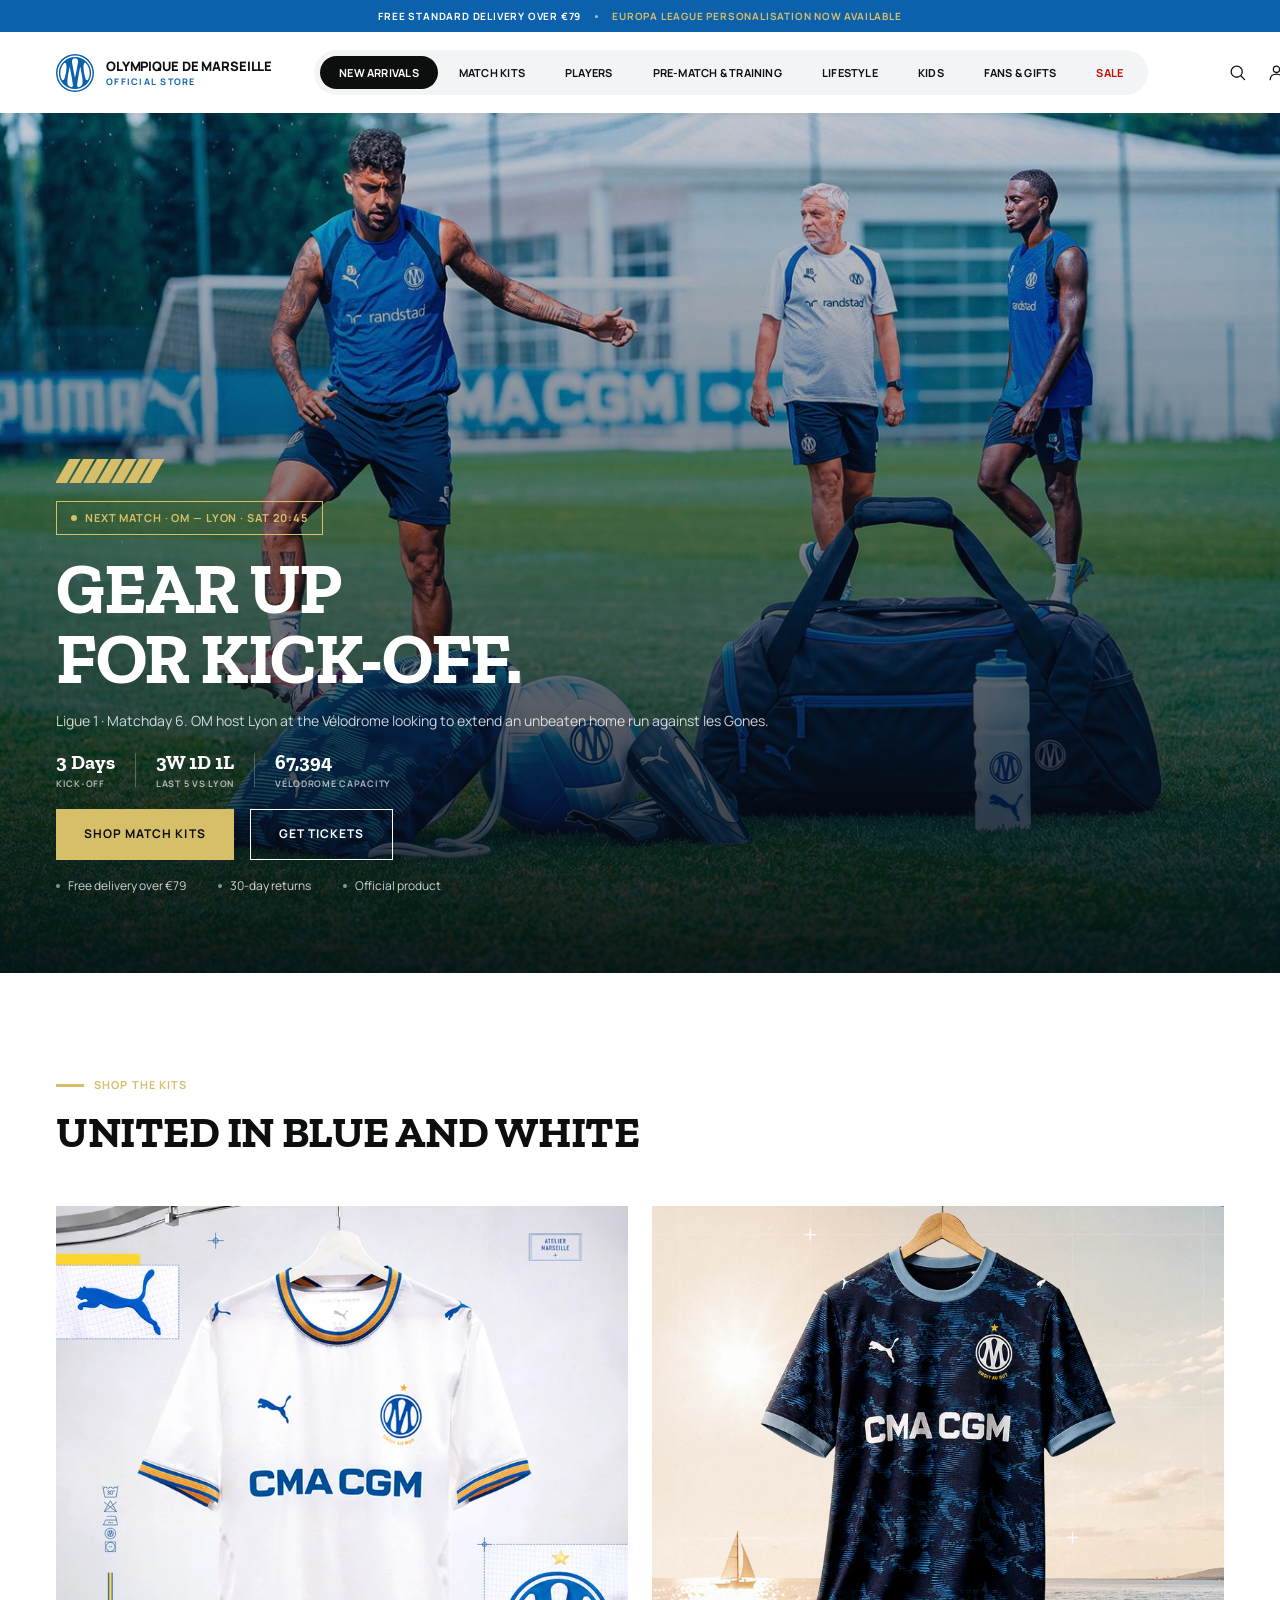
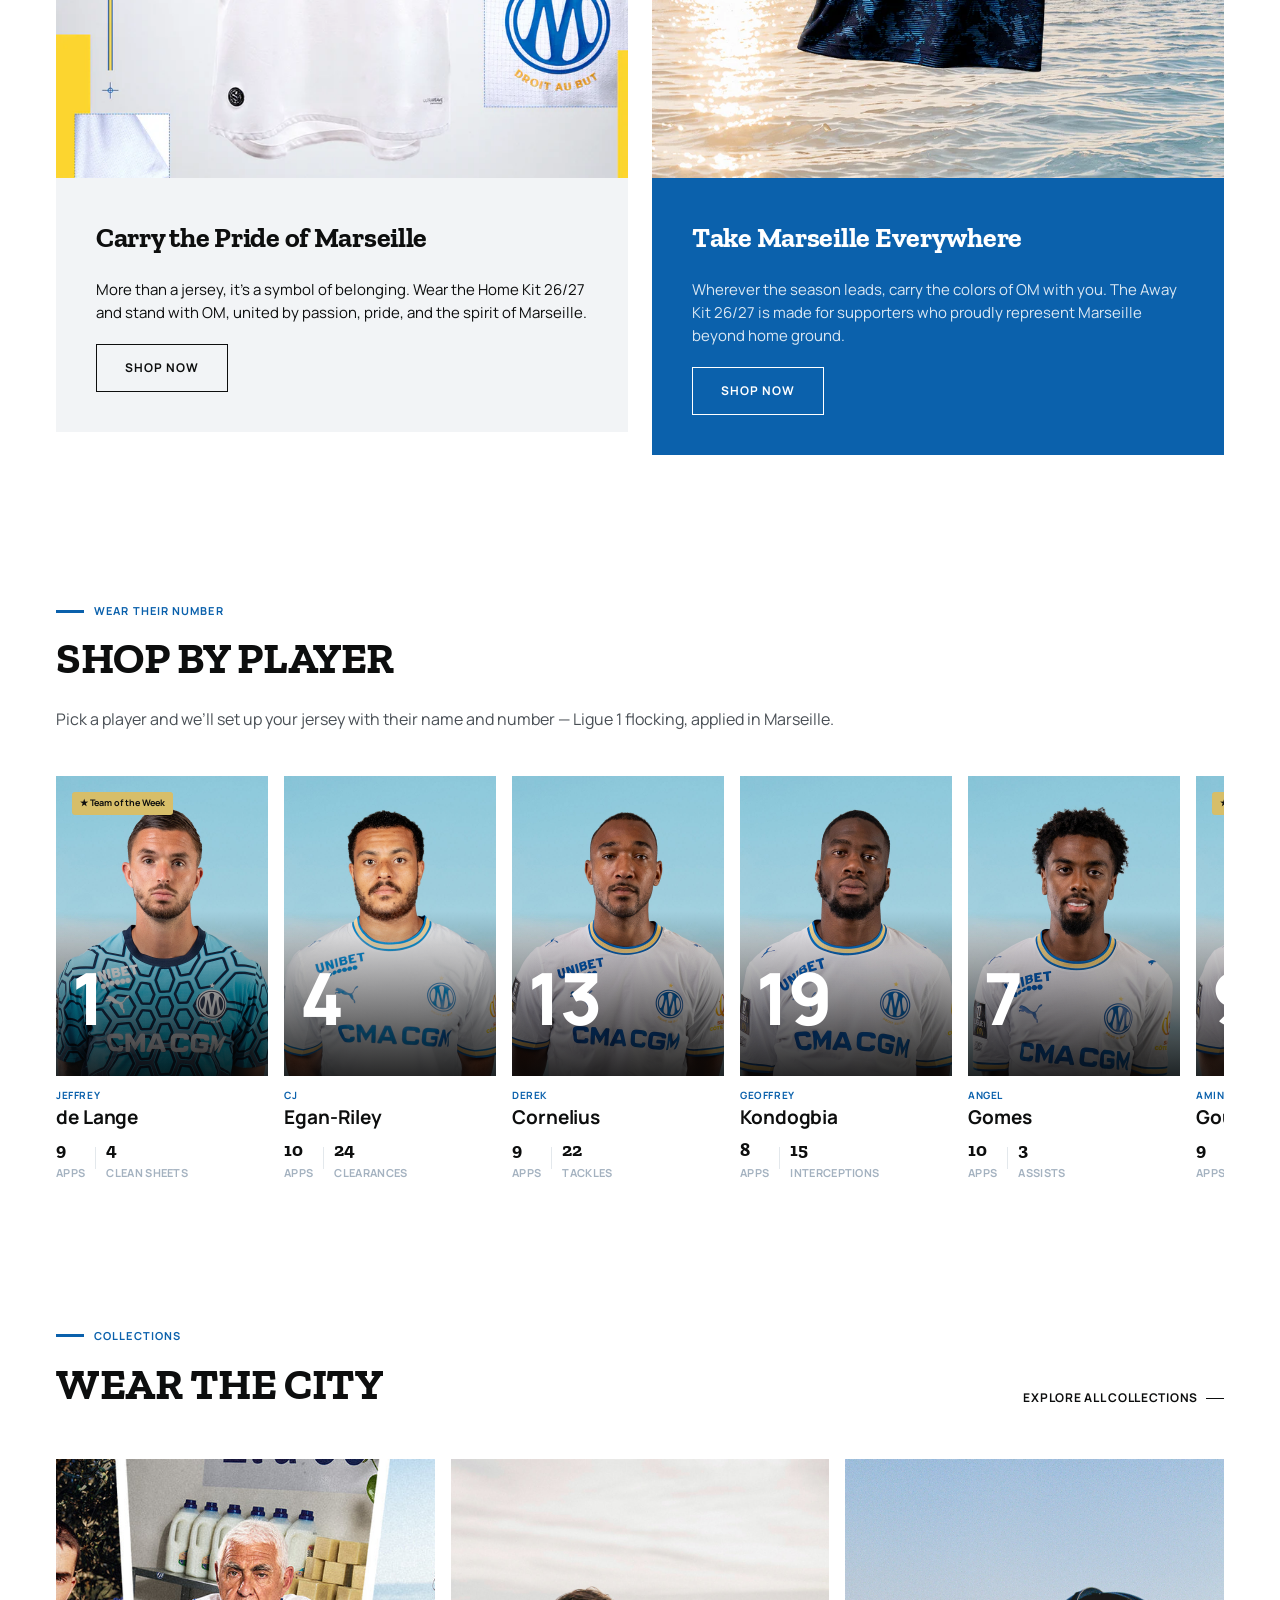
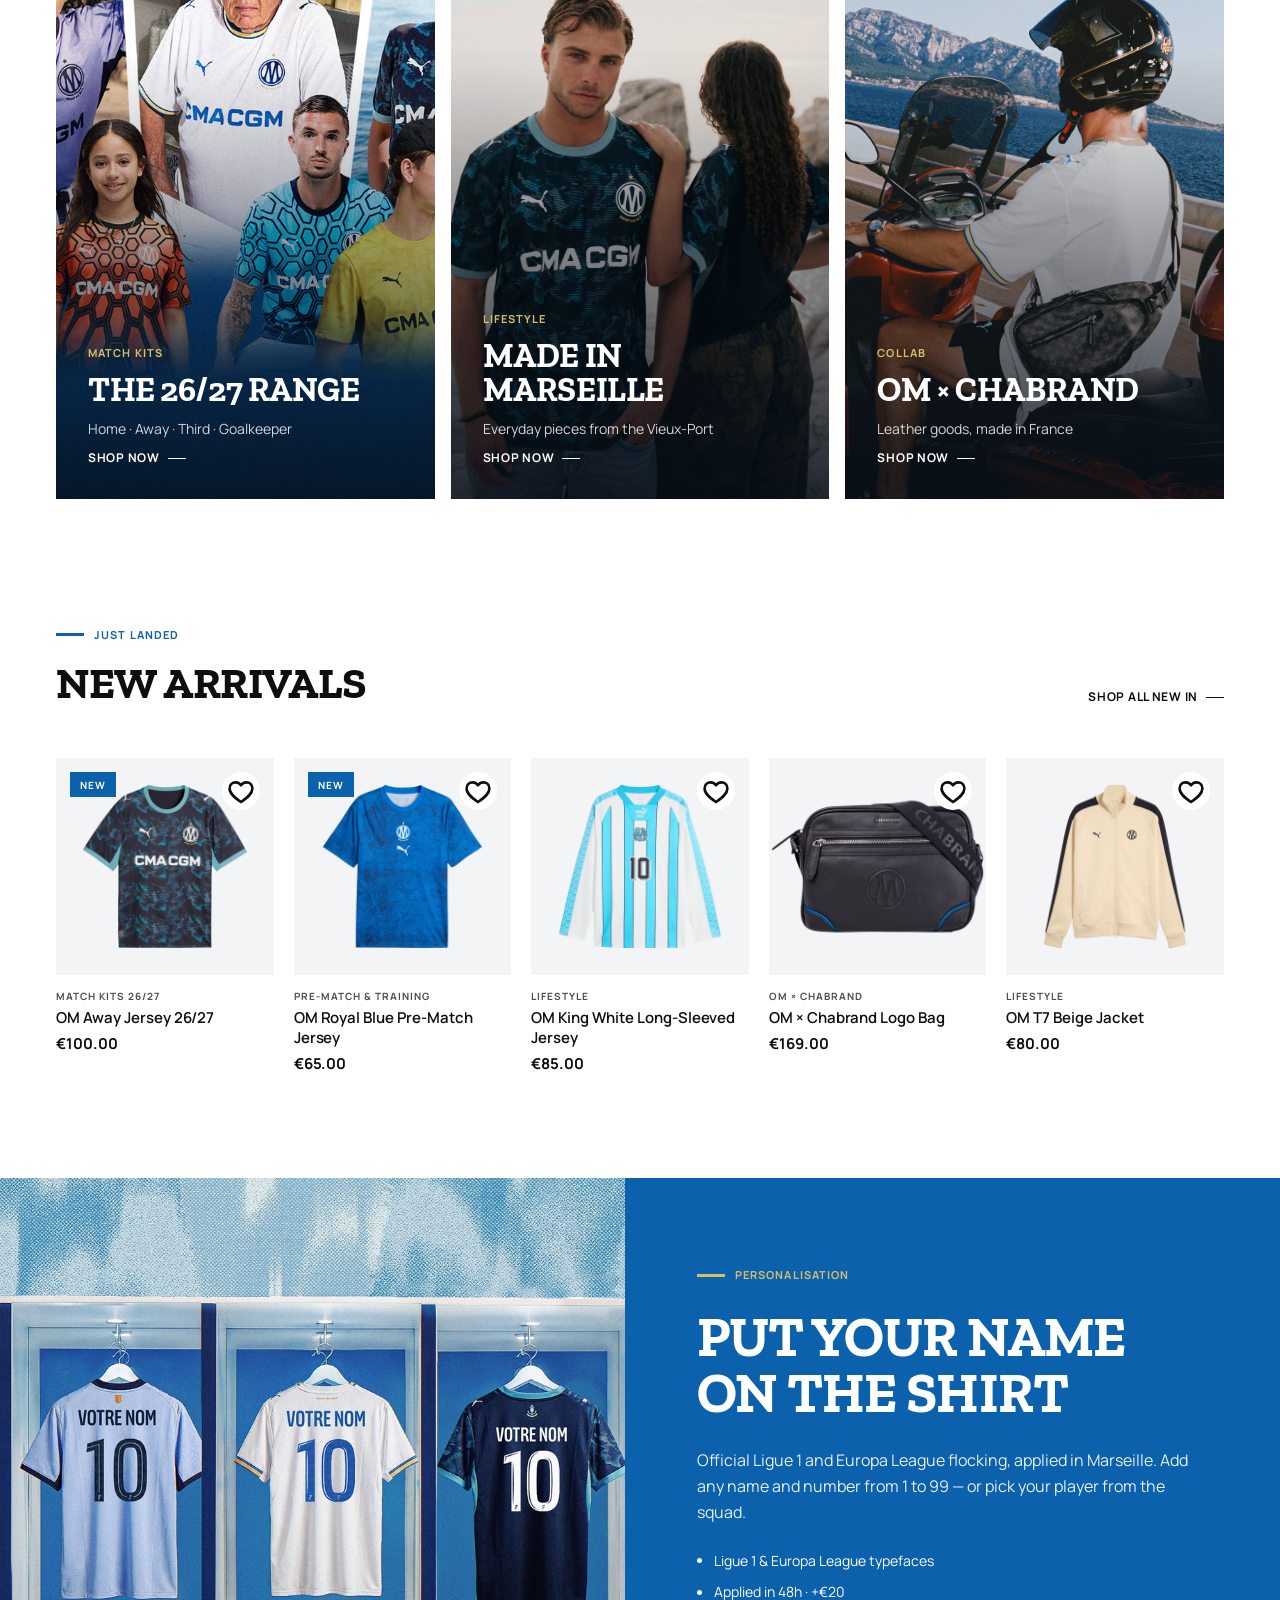
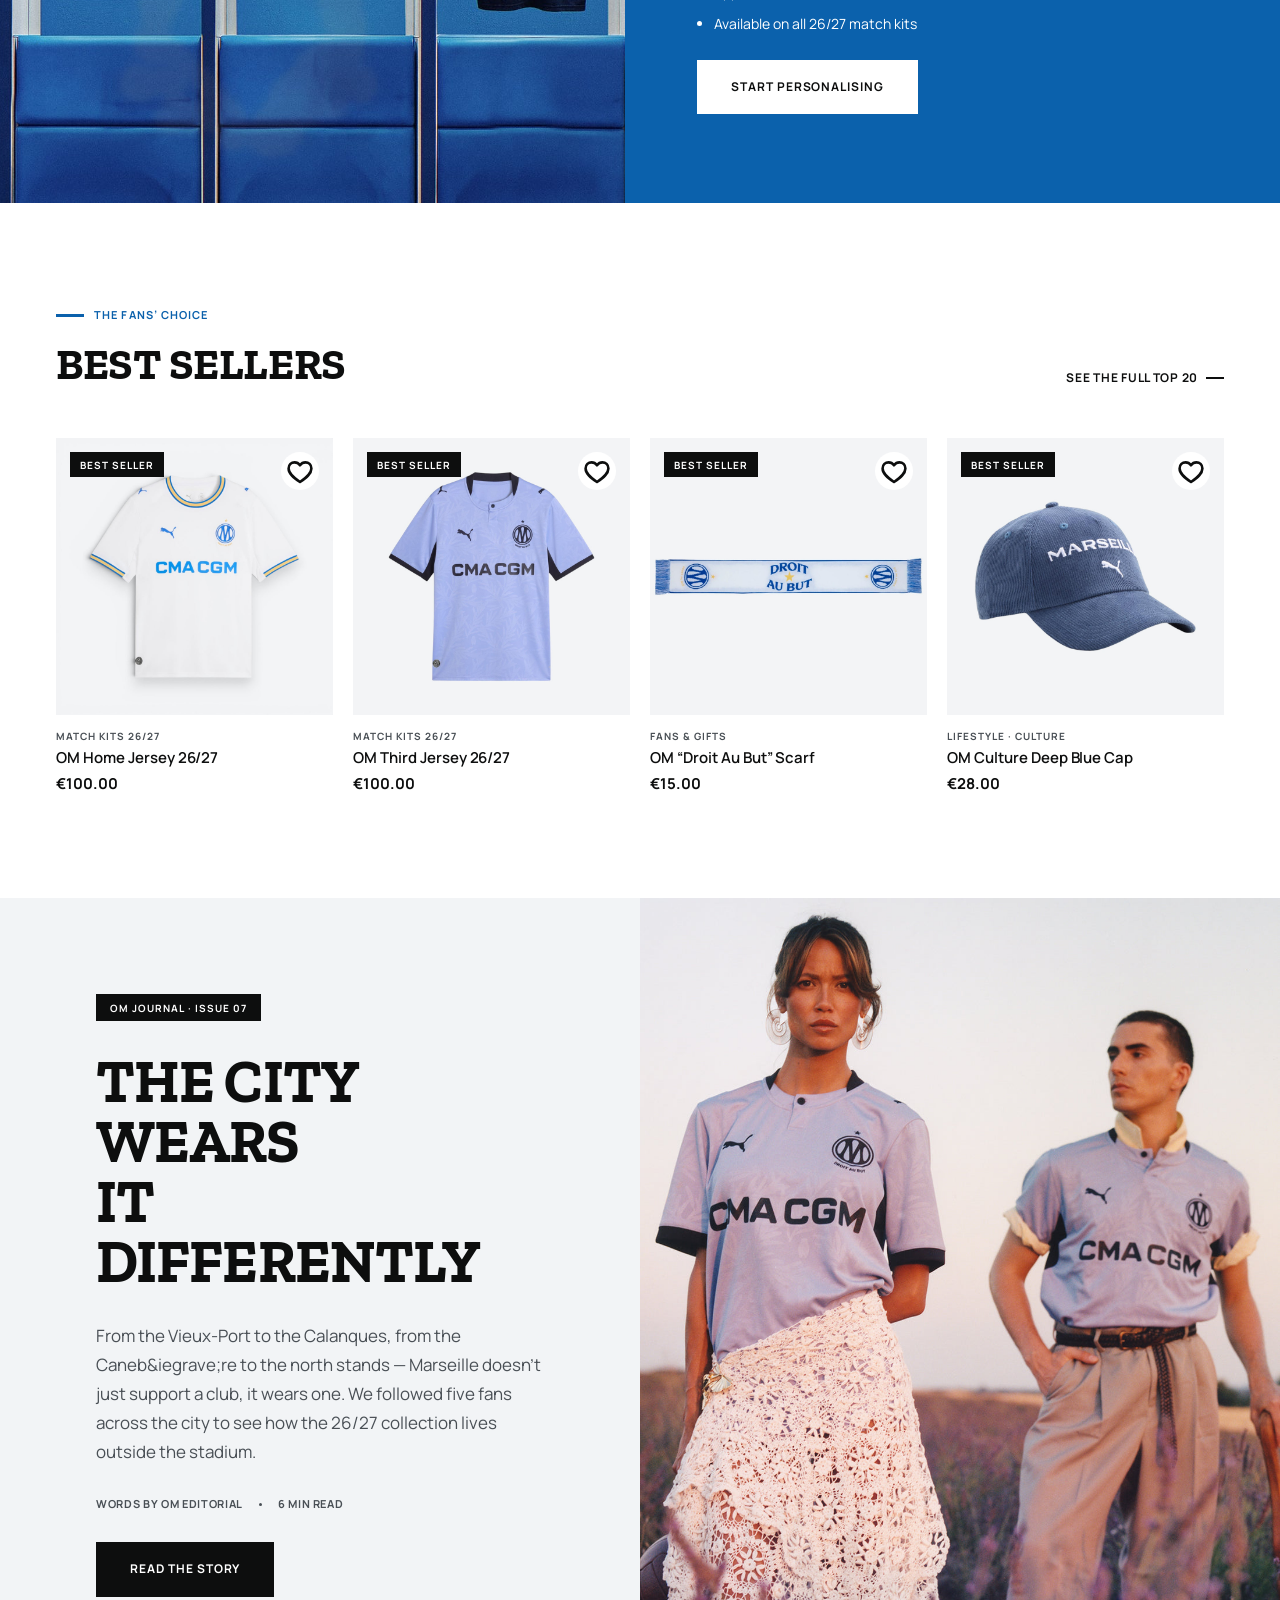
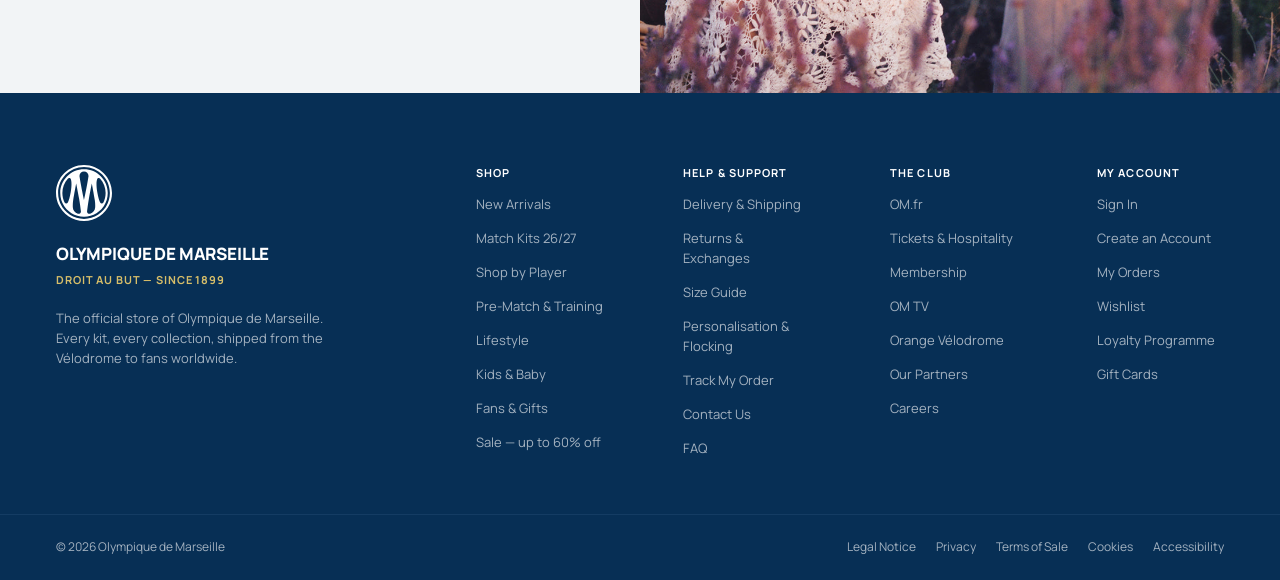
<file: index.html>
<!doctype html>
<html lang="en">
<head>
  <meta charset="UTF-8" />
  <meta name="viewport" content="width=device-width, initial-scale=1.0" />
  <title>Olympique de Marseille — Official Store</title>
  <link rel="preconnect" href="https://fonts.googleapis.com" />
  <link rel="preconnect" href="https://fonts.gstatic.com" crossorigin />
  <link href="https://fonts.googleapis.com/css2?family=Zilla+Slab:wght@400;600;700&family=Manrope:wght@400;500;600;700;800&display=swap" rel="stylesheet" />
  <link rel="stylesheet" href="styles.css" />
  <link rel="stylesheet" href="home.css" />
</head>
<body>

  <!-- ============ HEADER ============ -->
  <header class="site-header desktop-only">
    <div class="announcement-bar">
      <p>Free standard delivery over &euro;79</p>
      <span class="dot"></span>
      <p class="accent">Europa League personalisation now available</p>
    </div>
    <div class="main-bar">
      <a href="index.html" class="logo-lockup">
        <img src="assets/home-logo-om-crest-blue.svg" alt="" width="38" height="38" />
        <div class="wordmark">
          <span class="club-name">Olympique de Marseille</span>
          <span class="store-name">Official Store</span>
        </div>
      </a>
      <div class="spacer"></div>
      <nav class="nav-pill">
        <a href="index.html" class="active">New Arrivals</a>
        <a href="plp.html">Match Kits</a>
        <a href="#">Players</a>
        <a href="#">Pre-Match &amp; Training</a>
        <a href="#">Lifestyle</a>
        <a href="#">Kids</a>
        <a href="#">Fans &amp; Gifts</a>
        <a href="#" class="sale">Sale</a>
      </nav>
      <div class="spacer"></div>
      <div class="utilities">
        <button aria-label="Search"><img src="assets/home-icon-search.svg" alt="" width="19" height="19" /></button>
        <button aria-label="Account"><img src="assets/home-icon-account.svg" alt="" width="19" height="19" /></button>
        <button aria-label="Wishlist"><img src="assets/home-icon-heart.svg" alt="" width="19" height="19" /></button>
        <a href="#" aria-label="Bag">
          <img src="assets/home-icon-bag.svg" alt="" width="19" height="19" />
          <span class="bag-count">2</span>
        </a>
      </div>
    </div>
  </header>

  <header class="site-header-mobile mobile-only">
    <div class="announcement-bar-mobile"><p>Free delivery over &euro;79</p></div>
    <div class="main-bar-mobile">
      <button class="menu-btn" data-menu-open aria-label="Menu">
        <img src="assets/home-m-icon-menu.svg" alt="" width="22" height="22" />
      </button>
      <a href="index.html" class="crest-center"><img src="assets/home-m-crest.svg" alt="OM" width="30" height="30" /></a>
      <div class="utilities-mobile">
        <button aria-label="Search"><img src="assets/home-m-icon-search.svg" alt="" width="19" height="19" /></button>
        <a href="#" aria-label="Bag">
          <img src="assets/home-m-icon-bag.svg" alt="" width="19" height="19" />
          <span class="bag-count-mobile">2</span>
        </a>
      </div>
    </div>
  </header>

  <div class="mobile-menu-overlay" data-menu-overlay>
    <nav class="mobile-menu-panel">
      <button class="close-btn" data-menu-close aria-label="Close menu">&#10005;</button>
      <a href="index.html">New Arrivals</a>
      <a href="plp.html">Match Kits</a>
      <a href="#">Players</a>
      <a href="#">Pre-Match &amp; Training</a>
      <a href="#">Lifestyle</a>
      <a href="#">Kids</a>
      <a href="#">Fans &amp; Gifts</a>
      <a href="#" class="sale">Sale</a>
    </nav>
  </div>

  <!-- ============ HERO ============ -->
  <section class="hero">
    <img src="assets/home-img-ehero-d4.png" alt="" class="hero-img desktop-only" />
    <img src="assets/home-m-img-ehero-m2.png" alt="" class="hero-img mobile-only" />
    <div class="hero-scrim"></div>

    <div class="hero-copy">
      <div class="stripe-accent" aria-hidden="true">
        <span></span><span></span><span></span><span></span><span></span><span></span><span></span>
      </div>
      <div class="match-kicker"><span class="dot"></span><span>Next match &middot; OM &mdash; Lyon &middot; Sat 20:45</span></div>
      <h1 class="hero-title"><span>Gear up</span><span>for kick-off.</span></h1>
      <p class="hero-desc desktop-only">Ligue 1 &middot; Matchday 6. OM host Lyon at the V&eacute;lodrome looking to extend an unbeaten home run against les Gones.</p>
      <p class="hero-desc mobile-only">Ligue 1 &middot; Matchday 6 at the V&eacute;lodrome.</p>

      <div class="match-stats">
        <div class="stat"><span class="value">3 Days</span><span class="label">Kick-off</span></div>
        <div class="stat-divider"></div>
        <div class="stat"><span class="value">3W 1D 1L</span><span class="label desktop-only">Last 5 vs Lyon</span><span class="label mobile-only">vs Lyon</span></div>
        <div class="stat-divider desktop-only"></div>
        <div class="stat desktop-only"><span class="value">67,394</span><span class="label">V&eacute;lodrome Capacity</span></div>
      </div>

      <div class="hero-ctas">
        <a href="plp.html" class="btn btn-gold">Shop Match Kits</a>
        <a href="#" class="btn btn-outline-white">Get Tickets</a>
      </div>

      <div class="trust-strip">
        <span><span class="dot"></span>Free delivery over &euro;79</span>
        <span><span class="dot"></span>30-day returns</span>
        <span><span class="dot"></span>Official product</span>
      </div>
    </div>
  </section>

  <!-- ============ SHOP BY CATEGORY (mobile only) ============ -->
  <section class="shop-by-category mobile-only">
    <h2>Shop by category</h2>
    <div class="category-scroller">
      <a href="plp.html" class="category-item"><span class="thumb"><img src="assets/home-m-img-phome1.png" alt="" /></span><span class="label">Match kits</span></a>
      <a href="#" class="category-item"><span class="thumb"><img src="assets/home-m-img-ptraining-navy.png" alt="" /></span><span class="label">Training</span></a>
      <a href="#" class="category-item"><span class="thumb"><img src="assets/home-m-img-phoodie-travel.png" alt="" /></span><span class="label">Lifestyle</span></a>
      <a href="#" class="category-item"><span class="thumb"><img src="assets/home-m-img-pscarf-dab.png" alt="" /></span><span class="label">Fans</span></a>
      <a href="#" class="category-item"><span class="thumb"><img src="assets/home-m-img-pbag-chabrand.png" alt="" /></span><span class="label">Accessories</span></a>
      <a href="#" class="category-item"><span class="thumb"><img src="assets/home-m-img-phome-kids.png" alt="" /></span><span class="label">Kids</span></a>
    </div>
  </section>

  <!-- ============ HOME & AWAY KITS ============ -->
  <section class="kits-section">
    <div class="section-header">
      <div class="kicker"><span class="rule gold"></span><span class="gold">Shop the kits</span></div>
      <h2 class="section-title">United in Blue and White</h2>
    </div>
    <div class="kit-cards">
      <div class="kit-card">
        <div class="kit-img"><img src="assets/home-img-kit-home.png" alt="OM Home Kit 26/27" /></div>
        <div class="kit-copy kit-copy--light">
          <h3>Carry the Pride of Marseille</h3>
          <p>More than a jersey, it&rsquo;s a symbol of belonging. Wear the Home Kit 26/27 and stand with OM, united by passion, pride, and the spirit of Marseille.</p>
          <a href="plp.html" class="btn btn-outline-dark">Shop Now</a>
        </div>
      </div>
      <div class="kit-card">
        <div class="kit-img"><img src="assets/home-img-kit-away.png" alt="OM Away Kit 26/27" /></div>
        <div class="kit-copy kit-copy--blue">
          <h3>Take Marseille Everywhere</h3>
          <p>Wherever the season leads, carry the colors of OM with you. The Away Kit 26/27 is made for supporters who proudly represent Marseille beyond home ground.</p>
          <a href="plp.html" class="btn btn-outline-white">Shop Now</a>
        </div>
      </div>
    </div>
  </section>

  <!-- ============ SHOP BY PLAYER ============ -->
  <section class="player-section">
    <div class="player-header">
      <div class="section-header">
        <div class="kicker"><span class="rule"></span><span>Wear their number</span></div>
        <h2 class="section-title">Shop by player</h2>
      </div>
      <p class="player-sub">Pick a player and we&rsquo;ll set up your jersey with their name and number &mdash; Ligue 1 flocking, applied in Marseille.</p>
    </div>

    <div class="player-rail">
      <a href="pdp.html" class="player-card">
        <div class="nameplate">
          <img src="assets/home-nameplate.png" alt="Jeffrey de Lange" />
          <div class="scrim"></div>
          <span class="jersey-number">1</span>
          <span class="award-tag">&#9733; Team of the Week</span>
        </div>
        <div class="player-info">
          <span class="first-name">Jeffrey</span>
          <span class="surname">de Lange</span>
          <div class="stats"><div class="stat"><strong>9</strong><span>Apps</span></div><div class="stat-div"></div><div class="stat"><strong>4</strong><span>Clean Sheets</span></div></div>
        </div>
      </a>
      <a href="pdp.html" class="player-card">
        <div class="nameplate">
          <img src="assets/home-nameplate1.png" alt="CJ Egan-Riley" />
          <div class="scrim"></div>
          <span class="jersey-number">4</span>
        </div>
        <div class="player-info">
          <span class="first-name">CJ</span>
          <span class="surname">Egan-Riley</span>
          <div class="stats"><div class="stat"><strong>10</strong><span>Apps</span></div><div class="stat-div"></div><div class="stat"><strong>24</strong><span>Clearances</span></div></div>
        </div>
      </a>
      <a href="pdp.html" class="player-card">
        <div class="nameplate">
          <img src="assets/home-nameplate2.png" alt="Derek Cornelius" />
          <div class="scrim"></div>
          <span class="jersey-number">13</span>
        </div>
        <div class="player-info">
          <span class="first-name">Derek</span>
          <span class="surname">Cornelius</span>
          <div class="stats"><div class="stat"><strong>9</strong><span>Apps</span></div><div class="stat-div"></div><div class="stat"><strong>22</strong><span>Tackles</span></div></div>
        </div>
      </a>
      <a href="pdp.html" class="player-card">
        <div class="nameplate">
          <img src="assets/home-nameplate3.png" alt="Geoffrey Kondogbia" />
          <div class="scrim"></div>
          <span class="jersey-number">19</span>
        </div>
        <div class="player-info">
          <span class="first-name">Geoffrey</span>
          <span class="surname">Kondogbia</span>
          <div class="stats"><div class="stat"><strong>8</strong><span>Apps</span></div><div class="stat-div"></div><div class="stat"><strong>15</strong><span>Interceptions</span></div></div>
        </div>
      </a>
      <a href="pdp.html" class="player-card">
        <div class="nameplate">
          <img src="assets/home-nameplate4.png" alt="Angel Gomes" />
          <div class="scrim"></div>
          <span class="jersey-number">7</span>
        </div>
        <div class="player-info">
          <span class="first-name">Angel</span>
          <span class="surname">Gomes</span>
          <div class="stats"><div class="stat"><strong>10</strong><span>Apps</span></div><div class="stat-div"></div><div class="stat"><strong>3</strong><span>Assists</span></div></div>
        </div>
      </a>
      <a href="pdp.html" class="player-card">
        <div class="nameplate">
          <img src="assets/home-nameplate5.png" alt="Amine Gouiri" />
          <div class="scrim"></div>
          <span class="jersey-number">9</span>
          <span class="award-tag">&#9733; Player of the Month</span>
        </div>
        <div class="player-info">
          <span class="first-name">Amine</span>
          <span class="surname">Gouiri</span>
          <div class="stats"><div class="stat"><strong>9</strong><span>Apps</span></div><div class="stat-div"></div><div class="stat"><strong>6</strong><span>Goals</span></div></div>
        </div>
      </a>
      <a href="pdp.html" class="player-card">
        <div class="nameplate">
          <img src="assets/home-nameplate6.png" alt="Igor Paix&atilde;o" />
          <div class="scrim"></div>
          <span class="jersey-number">14</span>
        </div>
        <div class="player-info">
          <span class="first-name">Igor</span>
          <span class="surname">Paix&atilde;o</span>
          <div class="stats"><div class="stat"><strong>10</strong><span>Apps</span></div><div class="stat-div"></div><div class="stat"><strong>5</strong><span>Goals</span></div></div>
        </div>
      </a>
      <a href="pdp.html" class="player-card">
        <div class="nameplate">
          <img src="assets/home-nameplate7.png" alt="Faris Moumbagna" />
          <div class="scrim"></div>
          <span class="jersey-number">29</span>
        </div>
        <div class="player-info">
          <span class="first-name">Faris</span>
          <span class="surname">Moumbagna</span>
          <div class="stats"><div class="stat"><strong>7</strong><span>Apps</span></div><div class="stat-div"></div><div class="stat"><strong>4</strong><span>Goals</span></div></div>
        </div>
      </a>
    </div>
  </section>

  <!-- ============ FEATURED COLLECTIONS ============ -->
  <section class="collections-section">
    <div class="section-header desktop-only">
      <div class="titles">
        <div class="kicker"><span class="rule"></span><span>Collections</span></div>
        <h2 class="section-title">Wear the city</h2>
      </div>
      <a href="plp.html" class="link-underline">Explore all collections</a>
    </div>
    <div class="section-header mobile-only">
      <div class="kicker"><span class="rule"></span><span>Collections</span></div>
      <div class="title-row-mobile">
        <h2 class="section-title">Wear the city</h2>
        <a href="plp.html" class="all-link-mobile">All &rarr;</a>
      </div>
    </div>
    <div class="collection-grid">
      <a href="plp.html" class="collection-card collection-card--1">
        <img src="assets/home-img-ecoll3.png" alt="" class="desktop-only" />
        <img src="assets/home-m-img-emob1.png" alt="" class="mobile-only" />
        <div class="collection-scrim"></div>
        <div class="collection-copy">
          <p class="eyebrow gold">Match Kits</p>
          <h3>The 26/27 Range</h3>
          <p class="sub">Home &middot; Away &middot; Third &middot; Goalkeeper</p>
          <span class="shop-link">Shop now</span>
        </div>
      </a>
      <a href="plp.html" class="collection-card collection-card--2">
        <img src="assets/home-img-eedit1.png" alt="" class="desktop-only" />
        <img src="assets/home-m-img-emob2.png" alt="" class="mobile-only" />
        <div class="collection-scrim"></div>
        <div class="collection-copy">
          <p class="eyebrow gold">Lifestyle</p>
          <h3>Made in Marseille</h3>
          <p class="sub">Everyday pieces from the Vieux-Port</p>
          <span class="shop-link">Shop now</span>
        </div>
      </a>
      <a href="plp.html" class="collection-card collection-card--3">
        <img src="assets/home-img-eedit2.png" alt="" />
        <div class="collection-scrim"></div>
        <div class="collection-copy">
          <p class="eyebrow gold">Collab</p>
          <h3>OM &times; Chabrand</h3>
          <p class="sub">Leather goods, made in France</p>
          <span class="shop-link">Shop now</span>
        </div>
      </a>
    </div>
  </section>

  <!-- ============ NEW ARRIVALS ============ -->
  <section class="new-arrivals-section">
    <div class="section-header">
      <div class="titles">
        <div class="kicker"><span class="rule"></span><span>Just landed</span></div>
        <h2 class="section-title">New arrivals</h2>
      </div>
      <a href="plp.html" class="link-underline desktop-only">Shop all new in</a>
    </div>
    <div class="product-rail">
      <a href="pdp.html" class="product-card">
        <div class="image-wrap"><img src="assets/home-product-image.png" alt="OM Away Jersey 26/27" /><span class="product-badge blue">New</span><button class="wishlist-btn"><img src="assets/home-icon-heart.svg" alt="" width="19" height="19" /></button></div>
        <div class="info"><span class="category">Match Kits 26/27</span><span class="title">OM Away Jersey 26/27</span><span class="price">&euro;100.00</span></div>
      </a>
      <a href="pdp.html" class="product-card">
        <div class="image-wrap"><img src="assets/home-product-image1.png" alt="OM Royal Blue Pre-Match Jersey" /><span class="product-badge blue">New</span><button class="wishlist-btn"><img src="assets/home-icon-heart.svg" alt="" width="19" height="19" /></button></div>
        <div class="info"><span class="category">Pre-Match &amp; Training</span><span class="title">OM Royal Blue Pre-Match Jersey</span><span class="price">&euro;65.00</span></div>
      </a>
      <a href="pdp.html" class="product-card">
        <div class="image-wrap"><img src="assets/home-product-image2.png" alt="OM King White Long-Sleeved Jersey" /><button class="wishlist-btn"><img src="assets/home-icon-heart.svg" alt="" width="19" height="19" /></button></div>
        <div class="info"><span class="category">Lifestyle</span><span class="title">OM King White Long-Sleeved Jersey</span><span class="price">&euro;85.00</span></div>
      </a>
      <a href="pdp.html" class="product-card">
        <div class="image-wrap"><img src="assets/home-product-image3.png" alt="OM &times; Chabrand Logo Bag" /><button class="wishlist-btn"><img src="assets/home-icon-heart.svg" alt="" width="19" height="19" /></button></div>
        <div class="info"><span class="category">OM &times; Chabrand</span><span class="title">OM &times; Chabrand Logo Bag</span><span class="price">&euro;169.00</span></div>
      </a>
      <a href="pdp.html" class="product-card">
        <div class="image-wrap"><img src="assets/home-product-image4.png" alt="OM T7 Beige Jacket" /><button class="wishlist-btn"><img src="assets/home-icon-heart.svg" alt="" width="19" height="19" /></button></div>
        <div class="info"><span class="category">Lifestyle</span><span class="title">OM T7 Beige Jacket</span><span class="price">&euro;80.00</span></div>
      </a>
    </div>
  </section>

  <!-- ============ JERSEY PERSONALISATION ============ -->
  <section class="personalisation-section">
    <div class="personalisation-image">
      <img src="assets/home-img-ehero-d1.png" alt="" class="desktop-only" />
      <img src="assets/home-m-img-ehero-m1.png" alt="" class="mobile-only" />
    </div>
    <div class="personalisation-panel">
      <div class="kicker"><span class="rule gold"></span><span class="gold">Personalisation</span></div>
      <h2 class="personalisation-title"><span>Put your name</span><span>on the shirt</span></h2>
      <p class="personalisation-desc desktop-only">Official Ligue 1 and Europa League flocking, applied in Marseille. Add any name and number from 1 to 99 &mdash; or pick your player from the squad.</p>
      <p class="personalisation-desc mobile-only">Official Ligue 1 and Europa League flocking, applied in Marseille. Any name, any number from 1 to 99.</p>
      <ul class="benefits">
        <li><span class="bdot"></span>Ligue 1 &amp; Europa League typefaces</li>
        <li><span class="bdot"></span>Applied in 48h &middot; +&euro;20</li>
        <li><span class="bdot"></span><span class="desktop-only">Available on all 26/27 match kits</span><span class="mobile-only">All 26/27 match kits</span></li>
      </ul>
      <a href="pdp.html" class="btn btn-white">Start personalising</a>
    </div>
  </section>

  <!-- ============ BEST SELLERS ============ -->
  <section class="best-sellers-section">
    <div class="section-header">
      <div class="titles">
        <div class="kicker"><span class="rule"></span><span>The fans&rsquo; choice</span></div>
        <h2 class="section-title">Best sellers</h2>
      </div>
      <a href="plp.html" class="link-underline desktop-only">See the full top 20</a>
    </div>
    <div class="best-seller-grid">
      <a href="pdp.html" class="product-card">
        <div class="image-wrap"><img src="assets/home-product-image5.png" alt="OM Home Jersey 26/27" /><span class="product-badge">Best Seller</span><button class="wishlist-btn"><img src="assets/home-icon-heart.svg" alt="" width="19" height="19" /></button></div>
        <div class="info"><span class="category">Match Kits 26/27</span><span class="title">OM Home Jersey 26/27</span><span class="price">&euro;100.00</span></div>
      </a>
      <a href="pdp.html" class="product-card">
        <div class="image-wrap"><img src="assets/home-product-image6.png" alt="OM Third Jersey 26/27" /><span class="product-badge">Best Seller</span><button class="wishlist-btn"><img src="assets/home-icon-heart.svg" alt="" width="19" height="19" /></button></div>
        <div class="info"><span class="category">Match Kits 26/27</span><span class="title">OM Third Jersey 26/27</span><span class="price">&euro;100.00</span></div>
      </a>
      <a href="pdp.html" class="product-card">
        <div class="image-wrap"><img src="assets/home-product-image7.png" alt="OM &ldquo;Droit Au But&rdquo; Scarf" /><span class="product-badge">Best Seller</span><button class="wishlist-btn"><img src="assets/home-icon-heart.svg" alt="" width="19" height="19" /></button></div>
        <div class="info"><span class="category">Fans &amp; Gifts</span><span class="title">OM &ldquo;Droit Au But&rdquo; Scarf</span><span class="price">&euro;15.00</span></div>
      </a>
      <a href="pdp.html" class="product-card">
        <div class="image-wrap"><img src="assets/home-product-image8.png" alt="OM Culture Deep Blue Cap" /><span class="product-badge">Best Seller</span><button class="wishlist-btn"><img src="assets/home-icon-heart.svg" alt="" width="19" height="19" /></button></div>
        <div class="info"><span class="category">Lifestyle &middot; Culture</span><span class="title">OM Culture Deep Blue Cap</span><span class="price">&euro;28.00</span></div>
      </a>
    </div>
  </section>

  <!-- ============ EDITORIAL STORY ============ -->
  <section class="editorial-section">
    <div class="editorial-copy">
      <span class="journal-tag">OM Journal &middot; Issue 07</span>
      <h2 class="editorial-title"><span>The city wears</span><span>it differently</span></h2>
      <p>From the Vieux-Port to the Calanques, from the Caneb&iegrave;re to the north stands &mdash; Marseille doesn&rsquo;t just support a club, it wears one. We followed five fans across the city to see how the 26/27 collection lives outside the stadium.</p>
      <div class="editorial-meta"><span>Words by OM Editorial</span><span class="dot"></span><span>6 min read</span></div>
      <a href="#" class="btn btn-dark">Read the story</a>
    </div>
    <div class="editorial-image">
      <img src="assets/home-img-eedit5.png" alt="" class="desktop-only" />
      <img src="assets/home-m-img-eedit5.png" alt="" class="mobile-only" />
    </div>
  </section>

  <!-- ============ FOOTER ============ -->
  <footer class="site-footer desktop-only">
    <div class="footer-main">
      <div class="footer-club-block">
        <img src="assets/home-logo-om-crest-white.svg" alt="" width="56" height="56" />
        <div class="footer-club-name">
          <span class="name">Olympique de Marseille</span>
          <span class="motto">Droit au but &mdash; since 1899</span>
        </div>
        <p class="desc">The official store of Olympique de Marseille. Every kit, every collection, shipped from the V&eacute;lodrome to fans worldwide.</p>
      </div>
      <div class="footer-column">
        <h4>Shop</h4>
        <a href="#">New Arrivals</a><a href="plp.html">Match Kits 26/27</a><a href="#">Shop by Player</a><a href="#">Pre-Match &amp; Training</a><a href="#">Lifestyle</a><a href="#">Kids &amp; Baby</a><a href="#">Fans &amp; Gifts</a><a href="#">Sale &mdash; up to 60% off</a>
      </div>
      <div class="footer-column">
        <h4>Help &amp; Support</h4>
        <a href="#">Delivery &amp; Shipping</a><a href="#">Returns &amp; Exchanges</a><a href="#">Size Guide</a><a href="#">Personalisation &amp; Flocking</a><a href="#">Track My Order</a><a href="#">Contact Us</a><a href="#">FAQ</a>
      </div>
      <div class="footer-column">
        <h4>The Club</h4>
        <a href="#">OM.fr</a><a href="#">Tickets &amp; Hospitality</a><a href="#">Membership</a><a href="#">OM TV</a><a href="#">Orange V&eacute;lodrome</a><a href="#">Our Partners</a><a href="#">Careers</a>
      </div>
      <div class="footer-column">
        <h4>My Account</h4>
        <a href="#">Sign In</a><a href="#">Create an Account</a><a href="#">My Orders</a><a href="#">Wishlist</a><a href="#">Loyalty Programme</a><a href="#">Gift Cards</a>
      </div>
    </div>
    <div class="footer-legal">
      <span>&copy; 2026 Olympique de Marseille</span>
      <div class="legal-links"><a href="#">Legal Notice</a><a href="#">Privacy</a><a href="#">Terms of Sale</a><a href="#">Cookies</a><a href="#">Accessibility</a></div>
    </div>
  </footer>

  <footer class="site-footer mobile-only">
    <div class="footer-club-block-mobile">
      <img src="assets/home-m-logo-om-crest-white.svg" alt="" width="44" height="44" />
      <span class="name">Olympique de Marseille</span>
      <span class="motto">Droit au but &mdash; since 1899</span>
    </div>
    <div class="footer-accordion">
      <button data-accordion-trigger><h4>Shop</h4><span class="toggle">+</span></button>
    </div>
    <div class="footer-accordion-content">
      <a href="#">New Arrivals</a><a href="plp.html">Match Kits 26/27</a><a href="#">Shop by Player</a><a href="#">Pre-Match &amp; Training</a><a href="#">Lifestyle</a><a href="#">Kids &amp; Baby</a><a href="#">Fans &amp; Gifts</a><a href="#">Sale</a>
    </div>
    <div class="footer-accordion">
      <button data-accordion-trigger><h4>Help &amp; Support</h4><span class="toggle">+</span></button>
    </div>
    <div class="footer-accordion-content">
      <a href="#">Delivery &amp; Shipping</a><a href="#">Returns &amp; Exchanges</a><a href="#">Size Guide</a><a href="#">Track My Order</a><a href="#">Contact Us</a><a href="#">FAQ</a>
    </div>
    <div class="footer-accordion">
      <button data-accordion-trigger><h4>The Club</h4><span class="toggle">+</span></button>
    </div>
    <div class="footer-accordion-content">
      <a href="#">OM.fr</a><a href="#">Tickets &amp; Hospitality</a><a href="#">Membership</a><a href="#">OM TV</a><a href="#">Our Partners</a><a href="#">Careers</a>
    </div>
    <div class="footer-accordion">
      <button data-accordion-trigger><h4>My Account</h4><span class="toggle">+</span></button>
    </div>
    <div class="footer-accordion-content">
      <a href="#">Sign In</a><a href="#">Create an Account</a><a href="#">My Orders</a><a href="#">Wishlist</a><a href="#">Gift Cards</a>
    </div>
    <div class="footer-legal-mobile">
      <div class="links"><a href="#">Legal Notice</a><a href="#">Privacy</a><a href="#">Terms of Sale</a><a href="#">Cookies</a></div>
      <span>&copy; 2026 Olympique de Marseille</span>
    </div>
  </footer>

  <script src="script.js"></script>
</body>
</html>
</file>
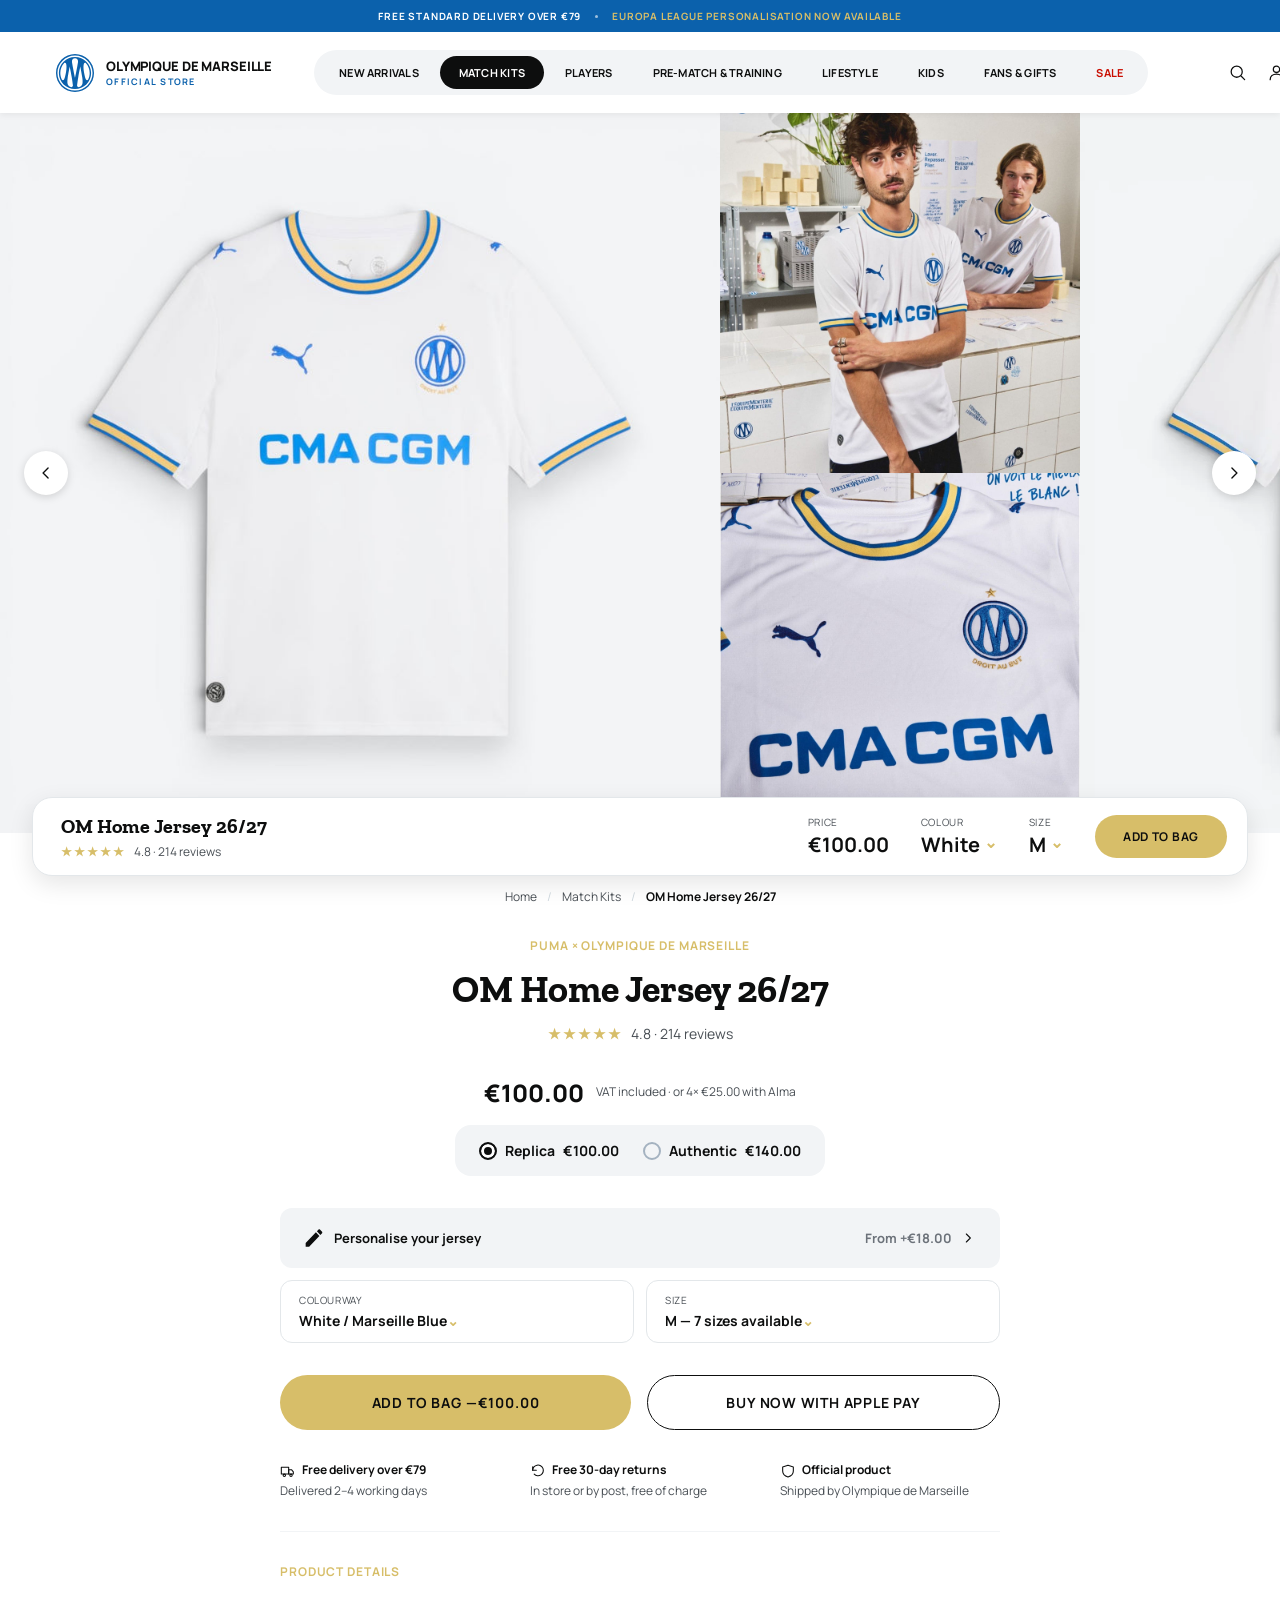
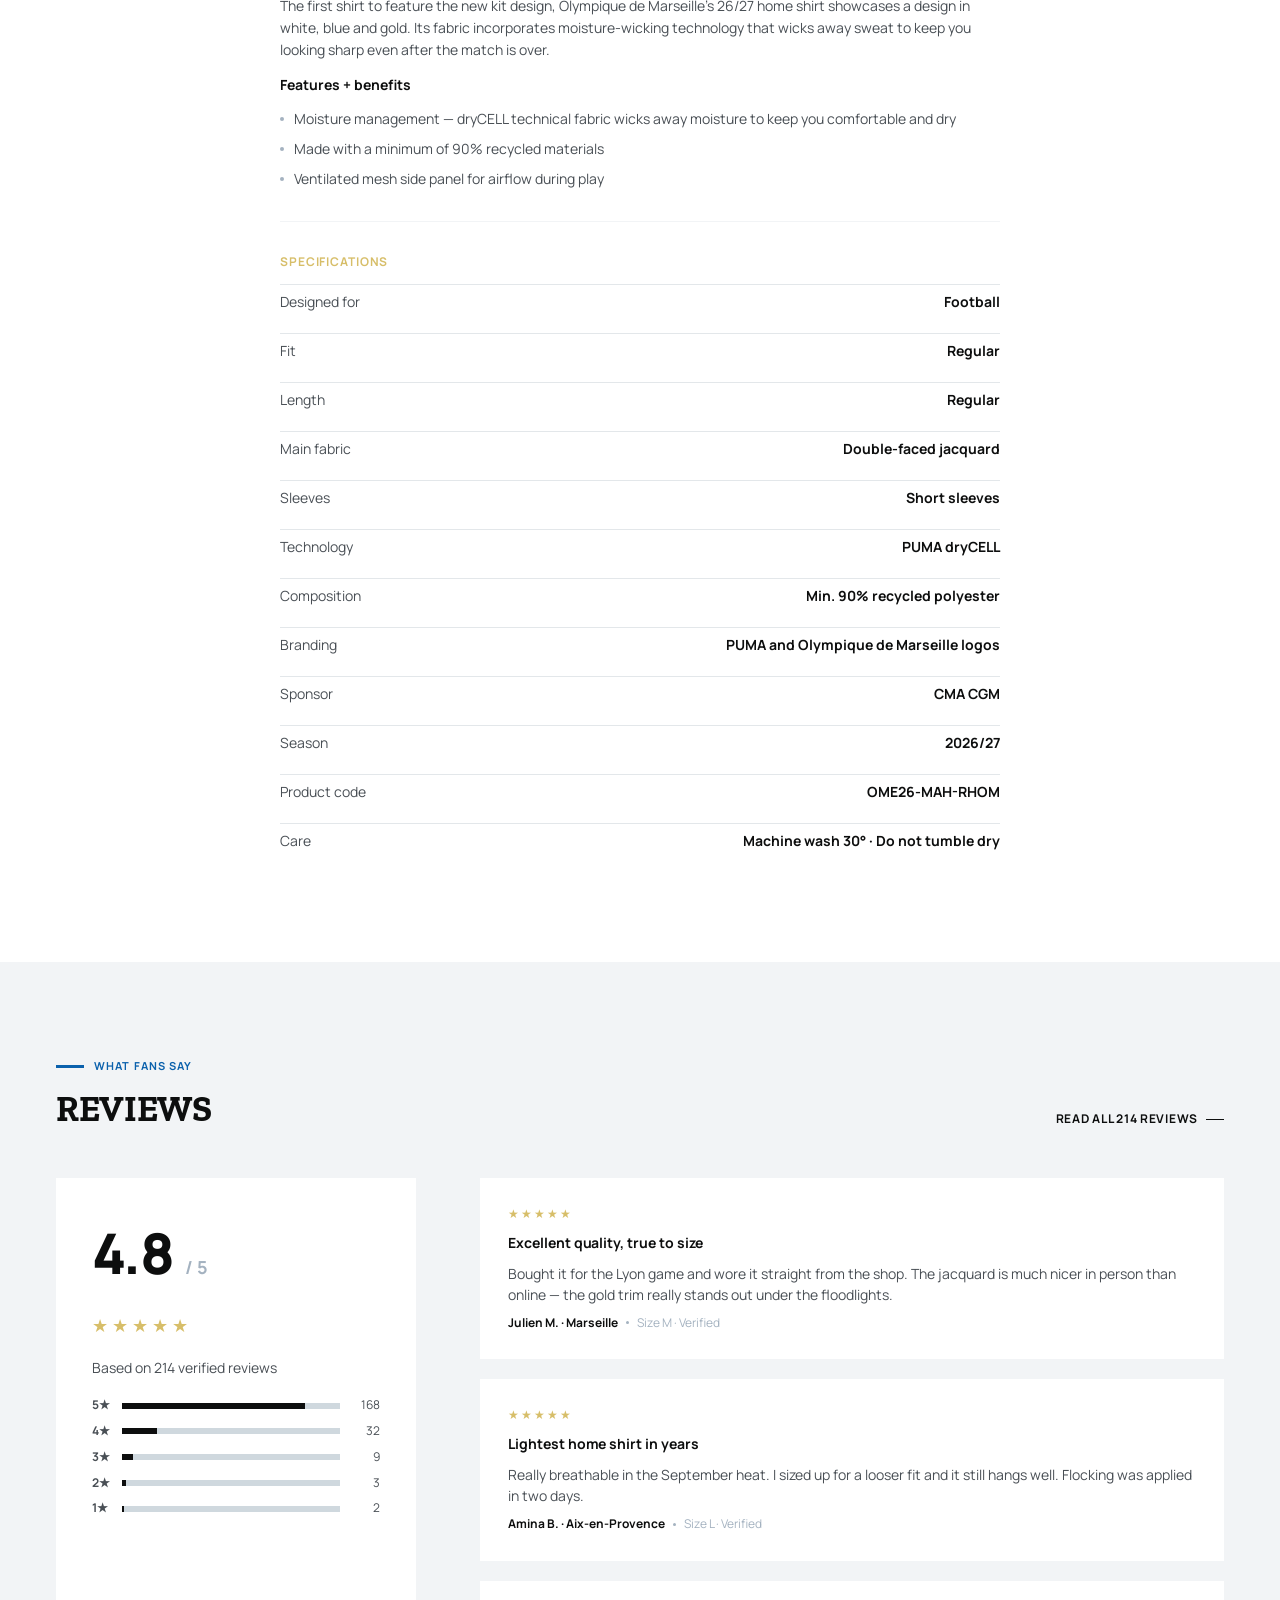
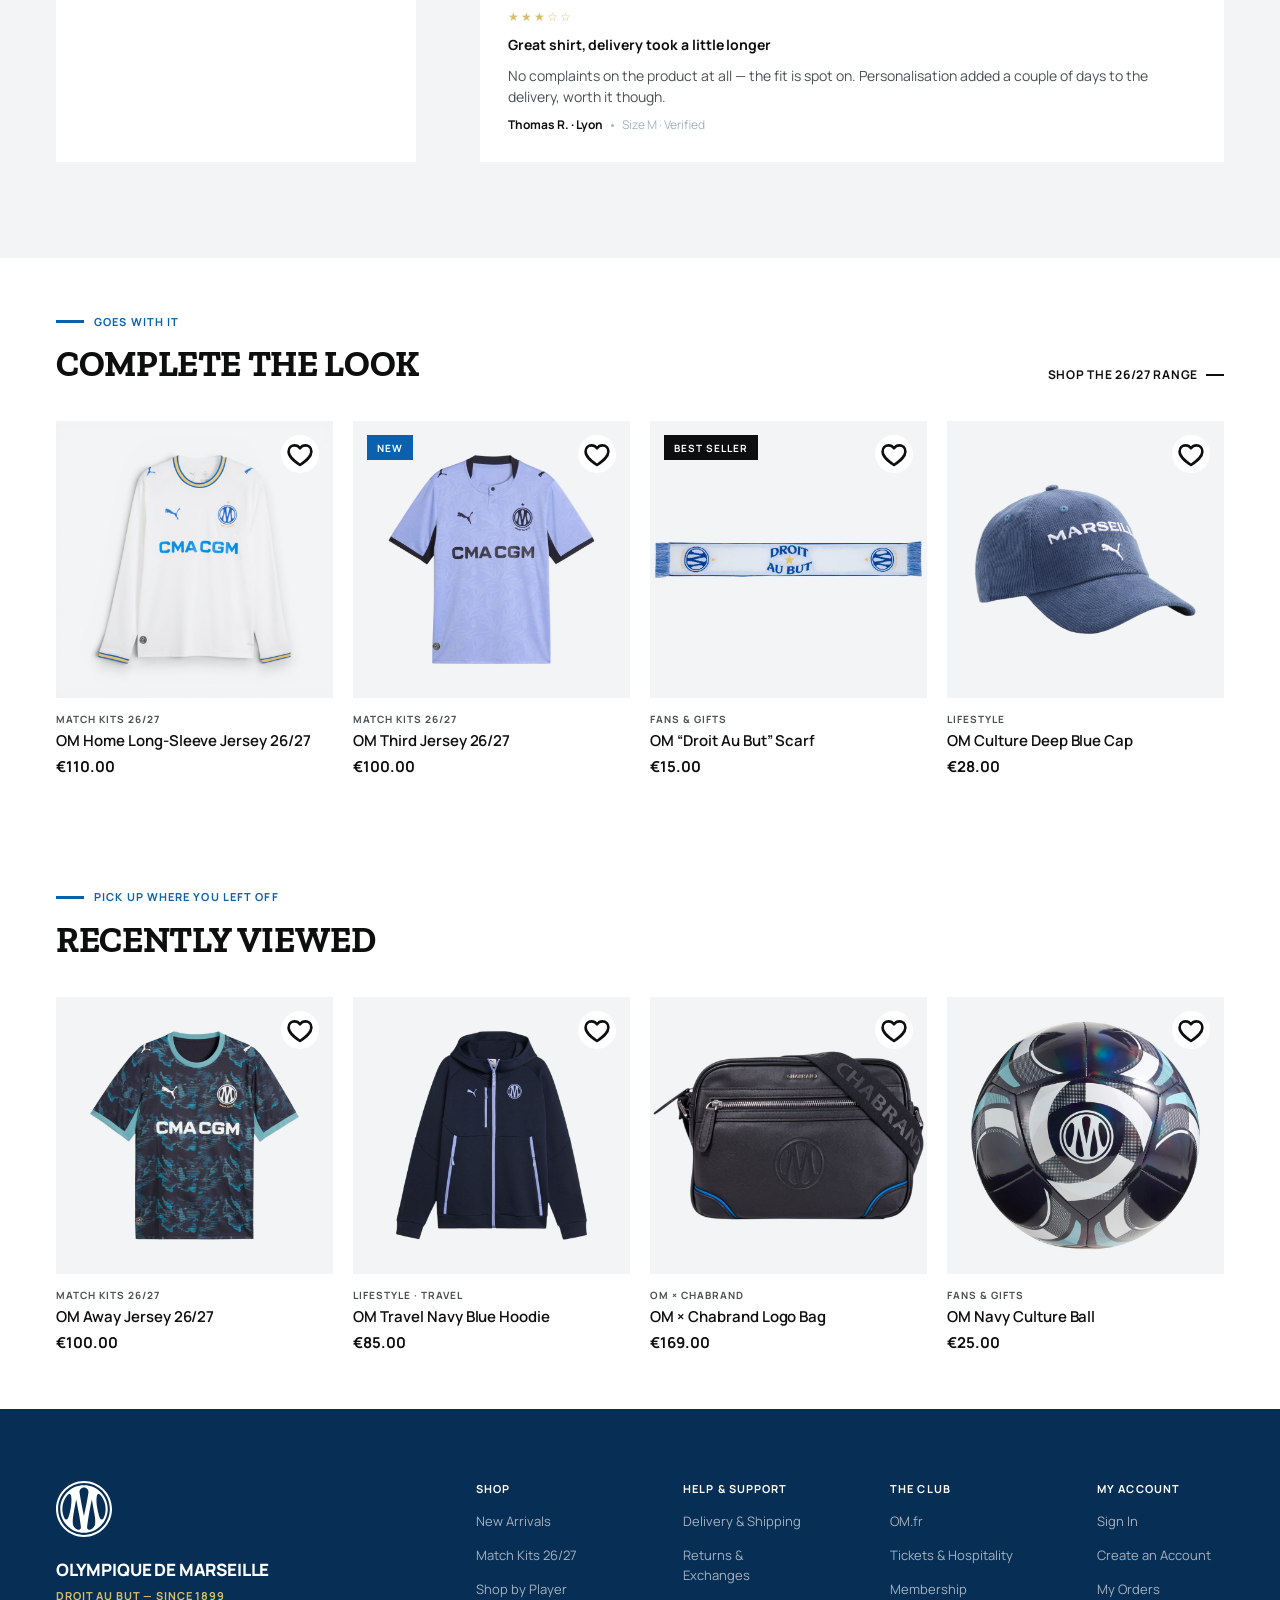
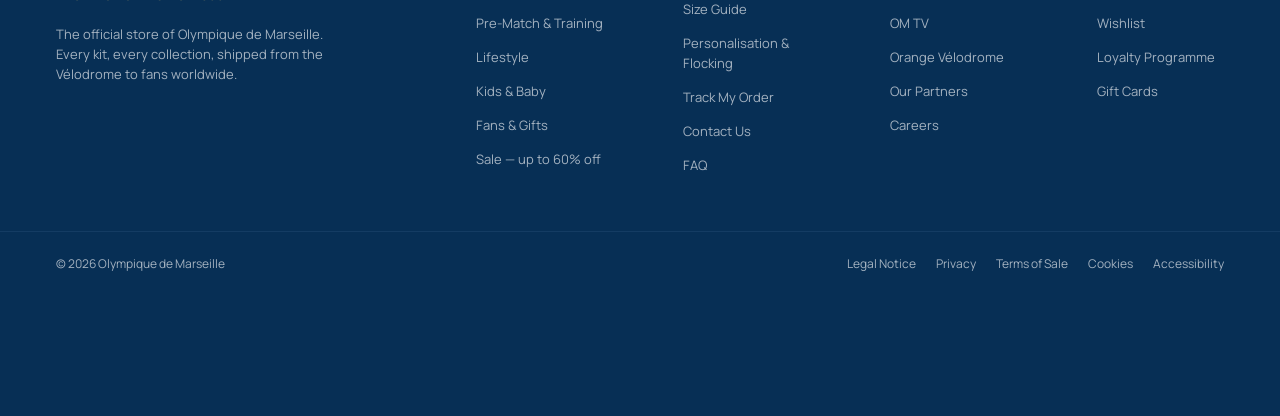
<file: pdp.html>
<!doctype html>
<html lang="en">
<head>
  <meta charset="UTF-8" />
  <meta name="viewport" content="width=device-width, initial-scale=1.0, viewport-fit=cover" />
  <title>OM Home Jersey 26/27 — Olympique de Marseille Official Store</title>
  <link rel="preconnect" href="https://fonts.googleapis.com" />
  <link rel="preconnect" href="https://fonts.gstatic.com" crossorigin />
  <link href="https://fonts.googleapis.com/css2?family=Zilla+Slab:wght@400;600;700&family=Manrope:wght@400;500;600;700;800&display=swap" rel="stylesheet" />
  <link rel="stylesheet" href="styles.css" />
  <link rel="stylesheet" href="pdp.css" />
</head>
<body class="has-sticky-bar">

  <!-- ============ HEADER ============ -->
  <header class="site-header desktop-only">
    <div class="announcement-bar">
      <p>Free standard delivery over &euro;79</p>
      <span class="dot"></span>
      <p class="accent">Europa League personalisation now available</p>
    </div>
    <div class="main-bar">
      <a href="index.html" class="logo-lockup">
        <img src="assets/logo-om-crest-blue.svg" alt="" width="38" height="38" />
        <div class="wordmark">
          <span class="club-name">Olympique de Marseille</span>
          <span class="store-name">Official Store</span>
        </div>
      </a>
      <div class="spacer"></div>
      <nav class="nav-pill">
        <a href="index.html">New Arrivals</a>
        <a href="plp.html" class="active">Match Kits</a>
        <a href="#">Players</a>
        <a href="#">Pre-Match &amp; Training</a>
        <a href="#">Lifestyle</a>
        <a href="#">Kids</a>
        <a href="#">Fans &amp; Gifts</a>
        <a href="#" class="sale">Sale</a>
      </nav>
      <div class="spacer"></div>
      <div class="utilities">
        <button aria-label="Search"><img src="assets/icon-search.svg" alt="" width="19" height="19" /></button>
        <button aria-label="Account"><img src="assets/icon-account.svg" alt="" width="19" height="19" /></button>
        <button aria-label="Wishlist"><img src="assets/icon-heart.svg" alt="" width="19" height="19" /></button>
        <a href="#" aria-label="Bag">
          <img src="assets/icon-bag.svg" alt="" width="19" height="19" />
          <span class="bag-count">2</span>
        </a>
      </div>
    </div>
  </header>

  <header class="site-header-mobile mobile-only">
    <div class="announcement-bar-mobile"><p>Free delivery over &euro;79</p></div>
    <div class="main-bar-mobile">
      <button class="menu-btn" data-menu-open aria-label="Menu">
        <img src="assets/pdp-m-icon-menu.svg" alt="" width="22" height="22" />
      </button>
      <a href="index.html" class="crest-center"><img src="assets/pdp-m-crest.svg" alt="OM" width="30" height="30" /></a>
      <div class="utilities-mobile">
        <button aria-label="Search"><img src="assets/pdp-m-icon-search.svg" alt="" width="19" height="19" /></button>
        <a href="#" aria-label="Bag">
          <img src="assets/pdp-m-icon-bag.svg" alt="" width="19" height="19" />
          <span class="bag-count-mobile">2</span>
        </a>
      </div>
    </div>
  </header>

  <div class="mobile-menu-overlay" data-menu-overlay>
    <nav class="mobile-menu-panel">
      <button class="close-btn" data-menu-close aria-label="Close menu">&#10005;</button>
      <a href="index.html">New Arrivals</a>
      <a href="plp.html">Match Kits</a>
      <a href="#">Players</a>
      <a href="#">Pre-Match &amp; Training</a>
      <a href="#">Lifestyle</a>
      <a href="#">Kids</a>
      <a href="#">Fans &amp; Gifts</a>
      <a href="#" class="sale">Sale</a>
    </nav>
  </div>

  <!-- ============ GALLERY ============ -->
  <section class="pdp-gallery" data-gallery>
    <div class="gallery-track desktop-only" data-gallery-track>
      <div class="gallery-slide gallery-slide--hero"><img src="assets/img-phome1.png" alt="OM Home Jersey — front" /></div>
      <div class="gallery-slide-pair">
        <div class="gallery-slide"><img src="assets/img-phome2.png" alt="OM Home Jersey — detail" /></div>
        <div class="gallery-slide"><img src="assets/img-phome3.png" alt="OM Home Jersey — collar detail" /></div>
      </div>
      <div class="gallery-slide gallery-slide--hero"><img src="assets/img-phome4.png" alt="OM Home Jersey — worn, front" /></div>
      <div class="gallery-slide-pair">
        <div class="gallery-slide"><img src="assets/img-phome5.png" alt="OM Home Jersey — worn, detail" /></div>
        <div class="gallery-slide"><img src="assets/img-phome6.png" alt="OM Home Jersey — worn, back" /></div>
      </div>
    </div>

    <div class="gallery-track mobile-only" data-gallery-track>
      <div class="gallery-slide gallery-slide--mobile"><img src="assets/pdp-m-img-phome1.png" alt="OM Home Jersey — front" /></div>
      <div class="gallery-slide gallery-slide--mobile"><img src="assets/img-phome2.png" alt="OM Home Jersey — detail" /></div>
      <div class="gallery-slide gallery-slide--mobile"><img src="assets/img-phome3.png" alt="OM Home Jersey — collar" /></div>
      <div class="gallery-slide gallery-slide--mobile"><img src="assets/img-phome4.png" alt="OM Home Jersey — worn, front" /></div>
      <div class="gallery-slide gallery-slide--mobile"><img src="assets/img-phome5.png" alt="OM Home Jersey — worn, detail" /></div>
      <div class="gallery-slide gallery-slide--mobile"><img src="assets/img-phome6.png" alt="OM Home Jersey — worn, back" /></div>
    </div>

    <button class="gallery-nav gallery-nav--prev desktop-only" data-gallery-prev aria-label="Previous image">
      <img src="assets/icon-chevron-right.svg" alt="" width="20" height="20" class="flip" />
    </button>
    <button class="gallery-nav gallery-nav--next desktop-only" data-gallery-next aria-label="Next image">
      <img src="assets/icon-chevron-right.svg" alt="" width="20" height="20" />
    </button>

    <div class="gallery-dots mobile-only">
      <span class="dot active" data-gallery-dot></span>
      <span class="dot" data-gallery-dot></span>
      <span class="dot" data-gallery-dot></span>
      <span class="dot" data-gallery-dot></span>
      <span class="dot" data-gallery-dot></span>
      <span class="dot" data-gallery-dot></span>
    </div>
  </section>

  <!-- ============ PRODUCT INFO ============ -->
  <section class="pdp-info-section">
    <div class="info-column">

      <div class="breadcrumb">
        <a href="index.html">Home</a><span>/</span><a href="plp.html">Match Kits</a><span>/</span><span class="current">OM Home Jersey 26/27</span>
      </div>

      <div class="identity-block">
        <p class="brand-kicker">Puma &times; Olympique de Marseille</p>
        <h1 class="product-title">OM Home Jersey 26/27</h1>
        <div class="rating-row">
          <span class="stars">&#9733;&#9733;&#9733;&#9733;&#9733;</span>
          <span class="rating-text">4.8 &middot; 214 reviews</span>
        </div>
      </div>

      <div class="price-block">
        <div class="price-row">
          <span class="price" data-current-price>&euro;100.00</span>
          <span class="price-note">VAT included &middot; or 4&times; &euro;25.00 with Alma</span>
        </div>

        <div class="fit-radio" data-fit-radio>
          <button class="fit-option selected" data-fit-option data-price="&euro;100.00">
            <span class="radio-dot"></span>
            <span class="fit-name">Replica</span>
            <span class="fit-price">&euro;100.00</span>
          </button>
          <button class="fit-option" data-fit-option data-price="&euro;140.00">
            <span class="radio-dot"></span>
            <span class="fit-name">Authentic</span>
            <span class="fit-price">&euro;140.00</span>
          </button>
        </div>
      </div>

      <div class="selectors">
        <button class="personalisation-button" aria-haspopup="dialog">
          <span class="left">
            <img class="personalisation-icon" src="assets/icon-personalise.svg" alt="" width="20" height="20" />
            <span class="personalisation-text">
              <span class="personalisation-title">Personalise your jersey</span>
              <span class="from-price">From +&euro;18.00</span>
            </span>
          </span>
          <span class="right">
            <img class="personalisation-chevron" src="assets/icon-chevron-right.svg" alt="" width="16" height="16" />
          </span>
        </button>

        <div class="selector-row">
          <div class="dropdown" data-dropdown>
            <button class="dropdown-field" data-dropdown-trigger>
              <span class="label">Colourway</span>
              <span class="value-row">
                <span data-dropdown-value>White / Marseille Blue</span>
                <span class="chevron">&#8964;</span>
              </span>
            </button>
            <div class="dropdown-panel" data-dropdown-panel>
              <button data-dropdown-option>White / Marseille Blue</button>
              <button data-dropdown-option>Navy Blue</button>
              <button data-dropdown-option>Away — Deep Navy</button>
            </div>
          </div>

          <div class="dropdown" data-dropdown>
            <button class="dropdown-field" data-dropdown-trigger>
              <span class="label">Size</span>
              <span class="value-row">
                <span data-dropdown-value>M — 7 sizes available</span>
                <span class="chevron">&#8964;</span>
              </span>
            </button>
            <div class="dropdown-panel" data-dropdown-panel>
              <button data-dropdown-option>XS</button>
              <button data-dropdown-option>S</button>
              <button data-dropdown-option>M — 7 sizes available</button>
              <button data-dropdown-option>L</button>
              <button data-dropdown-option>XL</button>
            </div>
          </div>
        </div>
      </div>

      <div class="cta-row">
        <button class="btn btn-gold cta-add">Add to Bag &mdash; <span data-current-price>&euro;100.00</span></button>
        <button class="btn btn-outline-dark cta-apple">Buy Now with Apple Pay</button>
      </div>

      <div class="usp-row">
        <div class="usp">
          <div class="usp-title"><img src="assets/icon-delivery.svg" alt="" width="16" height="16" /><span>Free delivery over &euro;79</span></div>
          <p>Delivered 2&ndash;4 working days</p>
        </div>
        <div class="usp">
          <div class="usp-title"><img src="assets/icon-returns.svg" alt="" width="16" height="16" /><span>Free 30-day returns</span></div>
          <p>In store or by post, free of charge</p>
        </div>
        <div class="usp">
          <div class="usp-title"><img src="assets/icon-shield.svg" alt="" width="16" height="16" /><span>Official product</span></div>
          <p>Shipped by Olympique de Marseille</p>
        </div>
      </div>

      <hr class="divider" />

      <div class="product-details">
        <p class="eyebrow">Product Details</p>
        <p class="description">The first shirt to feature the new kit design, Olympique de Marseille&rsquo;s 26/27 home shirt showcases a design in white, blue and gold. Its fabric incorporates moisture-wicking technology that wicks away sweat to keep you looking sharp even after the match is over.</p>
        <p class="features-heading">Features + benefits</p>
        <ul class="features-list">
          <li>Moisture management &mdash; dryCELL technical fabric wicks away moisture to keep you comfortable and dry</li>
          <li>Made with a minimum of 90% recycled materials</li>
          <li>Ventilated mesh side panel for airflow during play</li>
        </ul>
      </div>

      <hr class="divider" />

      <div class="specs">
        <p class="eyebrow">Specifications</p>
        <div class="spec-row"><span>Designed for</span><strong>Football</strong></div>
        <div class="spec-row"><span>Fit</span><strong>Regular</strong></div>
        <div class="spec-row"><span>Length</span><strong>Regular</strong></div>
        <div class="spec-row"><span>Main fabric</span><strong>Double-faced jacquard</strong></div>
        <div class="spec-row"><span>Sleeves</span><strong>Short sleeves</strong></div>
        <div class="spec-row"><span>Technology</span><strong>PUMA dryCELL</strong></div>
        <div class="spec-row"><span>Composition</span><strong>Min. 90% recycled polyester</strong></div>
        <div class="spec-row"><span>Branding</span><strong>PUMA and Olympique de Marseille logos</strong></div>
        <div class="spec-row"><span>Sponsor</span><strong>CMA CGM</strong></div>
        <div class="spec-row"><span>Season</span><strong>2026/27</strong></div>
        <div class="spec-row"><span>Product code</span><strong>OME26-MAH-RHOM</strong></div>
        <div class="spec-row"><span>Care</span><strong>Machine wash 30&deg; &middot; Do not tumble dry</strong></div>
      </div>

      <div data-sticky-trigger></div>
    </div>
  </section>

  <!-- ============ REVIEWS ============ -->
  <section class="pdp-reviews">
    <div class="section-header">
      <div class="titles">
        <div class="kicker"><span class="rule"></span><span>What fans say</span></div>
        <h2 class="section-title small">Reviews</h2>
      </div>
      <a href="#" class="link-underline desktop-only">Read all 214 reviews</a>
      <a href="#" class="link-underline mobile-only">All 214 &rarr;</a>
    </div>

    <div class="reviews-body">
      <div class="rating-summary">
        <div class="score-row"><span class="score">4.8</span><span class="out-of">/ 5</span></div>
        <div class="rating-detail">
          <div class="stars-row">&#9733;&#9733;&#9733;&#9733;&#9733;</div>
          <p class="verified mobile-only">214 verified reviews</p>
        </div>
        <p class="verified desktop-only">Based on 214 verified reviews</p>
        <div class="distribution desktop-only">
          <div class="dist-row"><span>5&#9733;</span><div class="bar"><div class="fill" style="width:84%"></div></div><span>168</span></div>
          <div class="dist-row"><span>4&#9733;</span><div class="bar"><div class="fill" style="width:16%"></div></div><span>32</span></div>
          <div class="dist-row"><span>3&#9733;</span><div class="bar"><div class="fill" style="width:5%"></div></div><span>9</span></div>
          <div class="dist-row"><span>2&#9733;</span><div class="bar"><div class="fill" style="width:2%"></div></div><span>3</span></div>
          <div class="dist-row"><span>1&#9733;</span><div class="bar"><div class="fill" style="width:1%"></div></div><span>2</span></div>
        </div>
        <button class="btn btn-outline-dark write-review mobile-only">Write a review</button>
      </div>

      <div class="reviews-list">
        <article class="review-card">
          <div class="stars-row small">&#9733;&#9733;&#9733;&#9733;&#9733;</div>
          <h3>Excellent quality, true to size</h3>
          <p>Bought it for the Lyon game and wore it straight from the shop. The jacquard is much nicer in person than online — the gold trim really stands out under the floodlights.</p>
          <div class="meta"><span>Julien M. &middot; Marseille</span><span class="dot"></span><span>Size M &middot; Verified</span></div>
        </article>
        <article class="review-card">
          <div class="stars-row small">&#9733;&#9733;&#9733;&#9733;&#9733;</div>
          <h3>Lightest home shirt in years</h3>
          <p>Really breathable in the September heat. I sized up for a looser fit and it still hangs well. Flocking was applied in two days.</p>
          <div class="meta"><span>Amina B. &middot; Aix-en-Provence</span><span class="dot"></span><span>Size L &middot; Verified</span></div>
        </article>
        <article class="review-card desktop-only">
          <div class="stars-row small">&#9733;&#9733;&#9733;&#9734;&#9734;</div>
          <h3>Great shirt, delivery took a little longer</h3>
          <p>No complaints on the product at all &mdash; the fit is spot on. Personalisation added a couple of days to the delivery, worth it though.</p>
          <div class="meta"><span>Thomas R. &middot; Lyon</span><span class="dot"></span><span>Size M &middot; Verified</span></div>
        </article>
      </div>
    </div>
    <a href="#" class="link-underline mobile-only all-reviews-link">All 214 &rarr;</a>
  </section>

  <!-- ============ COMPLETE THE LOOK ============ -->
  <section class="pdp-rail">
    <div class="section-header">
      <div class="titles">
        <div class="kicker"><span class="rule"></span><span>Goes with it</span></div>
        <h2 class="section-title small">Complete the look</h2>
      </div>
      <a href="plp.html" class="link-underline desktop-only">Shop the 26/27 range</a>
    </div>
    <div class="rail-scroller">
      <a href="pdp.html" class="product-card rail-card">
        <div class="image-wrap"><img src="assets/product-image.png" alt="OM Home Long-Sleeve Jersey 26/27" /><button class="wishlist-btn"><img src="assets/icon-heart.svg" alt="" width="19" height="19" /></button></div>
        <div class="info"><span class="category">Match Kits 26/27</span><span class="title">OM Home Long-Sleeve Jersey 26/27</span><span class="price">&euro;110.00</span></div>
      </a>
      <a href="pdp.html" class="product-card rail-card">
        <div class="image-wrap"><img src="assets/product-image1.png" alt="OM Third Jersey 26/27" /><span class="product-badge blue">New</span><button class="wishlist-btn"><img src="assets/icon-heart.svg" alt="" width="19" height="19" /></button></div>
        <div class="info"><span class="category">Match Kits 26/27</span><span class="title">OM Third Jersey 26/27</span><span class="price">&euro;100.00</span></div>
      </a>
      <a href="pdp.html" class="product-card rail-card">
        <div class="image-wrap"><img src="assets/product-image2.png" alt="OM &ldquo;Droit Au But&rdquo; Scarf" /><span class="product-badge">Best Seller</span><button class="wishlist-btn"><img src="assets/icon-heart.svg" alt="" width="19" height="19" /></button></div>
        <div class="info"><span class="category">Fans &amp; Gifts</span><span class="title">OM &ldquo;Droit Au But&rdquo; Scarf</span><span class="price">&euro;15.00</span></div>
      </a>
      <a href="pdp.html" class="product-card rail-card">
        <div class="image-wrap"><img src="assets/product-image3.png" alt="OM Culture Deep Blue Cap" /><button class="wishlist-btn"><img src="assets/icon-heart.svg" alt="" width="19" height="19" /></button></div>
        <div class="info"><span class="category">Lifestyle</span><span class="title">OM Culture Deep Blue Cap</span><span class="price">&euro;28.00</span></div>
      </a>
    </div>
  </section>

  <!-- ============ RECENTLY VIEWED ============ -->
  <section class="pdp-rail">
    <div class="section-header">
      <div class="titles">
        <div class="kicker"><span class="rule"></span><span>Pick up where you left off</span></div>
        <h2 class="section-title small">Recently viewed</h2>
      </div>
    </div>
    <div class="rail-scroller">
      <a href="pdp.html" class="product-card rail-card">
        <div class="image-wrap"><img src="assets/product-image4.png" alt="OM Away Jersey 26/27" /><button class="wishlist-btn"><img src="assets/icon-heart.svg" alt="" width="19" height="19" /></button></div>
        <div class="info"><span class="category">Match Kits 26/27</span><span class="title">OM Away Jersey 26/27</span><span class="price">&euro;100.00</span></div>
      </a>
      <a href="pdp.html" class="product-card rail-card">
        <div class="image-wrap"><img src="assets/product-image5.png" alt="OM Travel Navy Blue Hoodie" /><button class="wishlist-btn"><img src="assets/icon-heart.svg" alt="" width="19" height="19" /></button></div>
        <div class="info"><span class="category">Lifestyle &middot; Travel</span><span class="title">OM Travel Navy Blue Hoodie</span><span class="price">&euro;85.00</span></div>
      </a>
      <a href="pdp.html" class="product-card rail-card">
        <div class="image-wrap"><img src="assets/product-image6.png" alt="OM &times; Chabrand Logo Bag" /><button class="wishlist-btn"><img src="assets/icon-heart.svg" alt="" width="19" height="19" /></button></div>
        <div class="info"><span class="category">OM &times; Chabrand</span><span class="title">OM &times; Chabrand Logo Bag</span><span class="price">&euro;169.00</span></div>
      </a>
      <a href="pdp.html" class="product-card rail-card">
        <div class="image-wrap"><img src="assets/product-image7.png" alt="OM Navy Culture Ball" /><button class="wishlist-btn"><img src="assets/icon-heart.svg" alt="" width="19" height="19" /></button></div>
        <div class="info"><span class="category">Fans &amp; Gifts</span><span class="title">OM Navy Culture Ball</span><span class="price">&euro;25.00</span></div>
      </a>
    </div>
  </section>

  <!-- ============ FOOTER ============ -->
  <footer class="site-footer desktop-only">
    <div class="footer-main">
      <div class="footer-club-block">
        <img src="assets/logo-om-crest-white.svg" alt="" width="56" height="56" />
        <div class="footer-club-name">
          <span class="name">Olympique de Marseille</span>
          <span class="motto">Droit au but &mdash; since 1899</span>
        </div>
        <p class="desc">The official store of Olympique de Marseille. Every kit, every collection, shipped from the V&eacute;lodrome to fans worldwide.</p>
      </div>
      <div class="footer-column">
        <h4>Shop</h4>
        <a href="#">New Arrivals</a><a href="plp.html">Match Kits 26/27</a><a href="#">Shop by Player</a><a href="#">Pre-Match &amp; Training</a><a href="#">Lifestyle</a><a href="#">Kids &amp; Baby</a><a href="#">Fans &amp; Gifts</a><a href="#">Sale &mdash; up to 60% off</a>
      </div>
      <div class="footer-column">
        <h4>Help &amp; Support</h4>
        <a href="#">Delivery &amp; Shipping</a><a href="#">Returns &amp; Exchanges</a><a href="#">Size Guide</a><a href="#">Personalisation &amp; Flocking</a><a href="#">Track My Order</a><a href="#">Contact Us</a><a href="#">FAQ</a>
      </div>
      <div class="footer-column">
        <h4>The Club</h4>
        <a href="#">OM.fr</a><a href="#">Tickets &amp; Hospitality</a><a href="#">Membership</a><a href="#">OM TV</a><a href="#">Orange V&eacute;lodrome</a><a href="#">Our Partners</a><a href="#">Careers</a>
      </div>
      <div class="footer-column">
        <h4>My Account</h4>
        <a href="#">Sign In</a><a href="#">Create an Account</a><a href="#">My Orders</a><a href="#">Wishlist</a><a href="#">Loyalty Programme</a><a href="#">Gift Cards</a>
      </div>
    </div>
    <div class="footer-legal">
      <span>&copy; 2026 Olympique de Marseille</span>
      <div class="legal-links"><a href="#">Legal Notice</a><a href="#">Privacy</a><a href="#">Terms of Sale</a><a href="#">Cookies</a><a href="#">Accessibility</a></div>
    </div>
  </footer>

  <footer class="site-footer mobile-only">
    <div class="footer-club-block-mobile">
      <img src="assets/pdp-m-logo-crest-white.svg" alt="" width="44" height="44" />
      <span class="name">Olympique de Marseille</span>
      <span class="motto">Droit au but &mdash; since 1899</span>
    </div>
    <div class="footer-accordion">
      <button data-accordion-trigger><h4>Shop</h4><span class="toggle">+</span></button>
    </div>
    <div class="footer-accordion-content">
      <a href="#">New Arrivals</a><a href="plp.html">Match Kits 26/27</a><a href="#">Shop by Player</a><a href="#">Pre-Match &amp; Training</a><a href="#">Lifestyle</a><a href="#">Kids &amp; Baby</a><a href="#">Fans &amp; Gifts</a><a href="#">Sale</a>
    </div>
    <div class="footer-accordion">
      <button data-accordion-trigger><h4>Help &amp; Support</h4><span class="toggle">+</span></button>
    </div>
    <div class="footer-accordion-content">
      <a href="#">Delivery &amp; Shipping</a><a href="#">Returns &amp; Exchanges</a><a href="#">Size Guide</a><a href="#">Track My Order</a><a href="#">Contact Us</a><a href="#">FAQ</a>
    </div>
    <div class="footer-accordion">
      <button data-accordion-trigger><h4>The Club</h4><span class="toggle">+</span></button>
    </div>
    <div class="footer-accordion-content">
      <a href="#">OM.fr</a><a href="#">Tickets &amp; Hospitality</a><a href="#">Membership</a><a href="#">OM TV</a><a href="#">Our Partners</a><a href="#">Careers</a>
    </div>
    <div class="footer-accordion">
      <button data-accordion-trigger><h4>My Account</h4><span class="toggle">+</span></button>
    </div>
    <div class="footer-accordion-content">
      <a href="#">Sign In</a><a href="#">Create an Account</a><a href="#">My Orders</a><a href="#">Wishlist</a><a href="#">Gift Cards</a>
    </div>
    <div class="footer-legal-mobile">
      <div class="links"><a href="#">Legal Notice</a><a href="#">Privacy</a><a href="#">Terms of Sale</a><a href="#">Cookies</a></div>
      <span>&copy; 2026 Olympique de Marseille</span>
    </div>
  </footer>

  <!-- ============ STICKY PURCHASE BAR ============ -->
  <div class="sticky-purchase-bar" data-sticky-bar>
    <div class="spb-left">
      <p class="spb-title">OM Home Jersey 26/27</p>
      <div class="rating-row desktop-only">
        <span class="stars">&#9733;&#9733;&#9733;&#9733;&#9733;</span>
        <span class="rating-text">4.8 &middot; 214 reviews</span>
      </div>
    </div>
    <div class="spb-right">
      <div class="spb-field desktop-only">
        <span class="label">Price</span>
        <span class="value" data-current-price>&euro;100.00</span>
      </div>
      <div class="spb-field desktop-only">
        <span class="label">Colour</span>
        <span class="value">White <span class="chevron">&#8964;</span></span>
      </div>
      <div class="spb-field desktop-only">
        <span class="label">Size</span>
        <span class="value">M <span class="chevron">&#8964;</span></span>
      </div>
      <span class="spb-price mobile-only" data-current-price>&euro;100.00</span>
      <button class="btn btn-gold spb-cta">Add to Bag</button>
    </div>
  </div>

  <script src="script.js"></script>
</body>
</html>
</file>
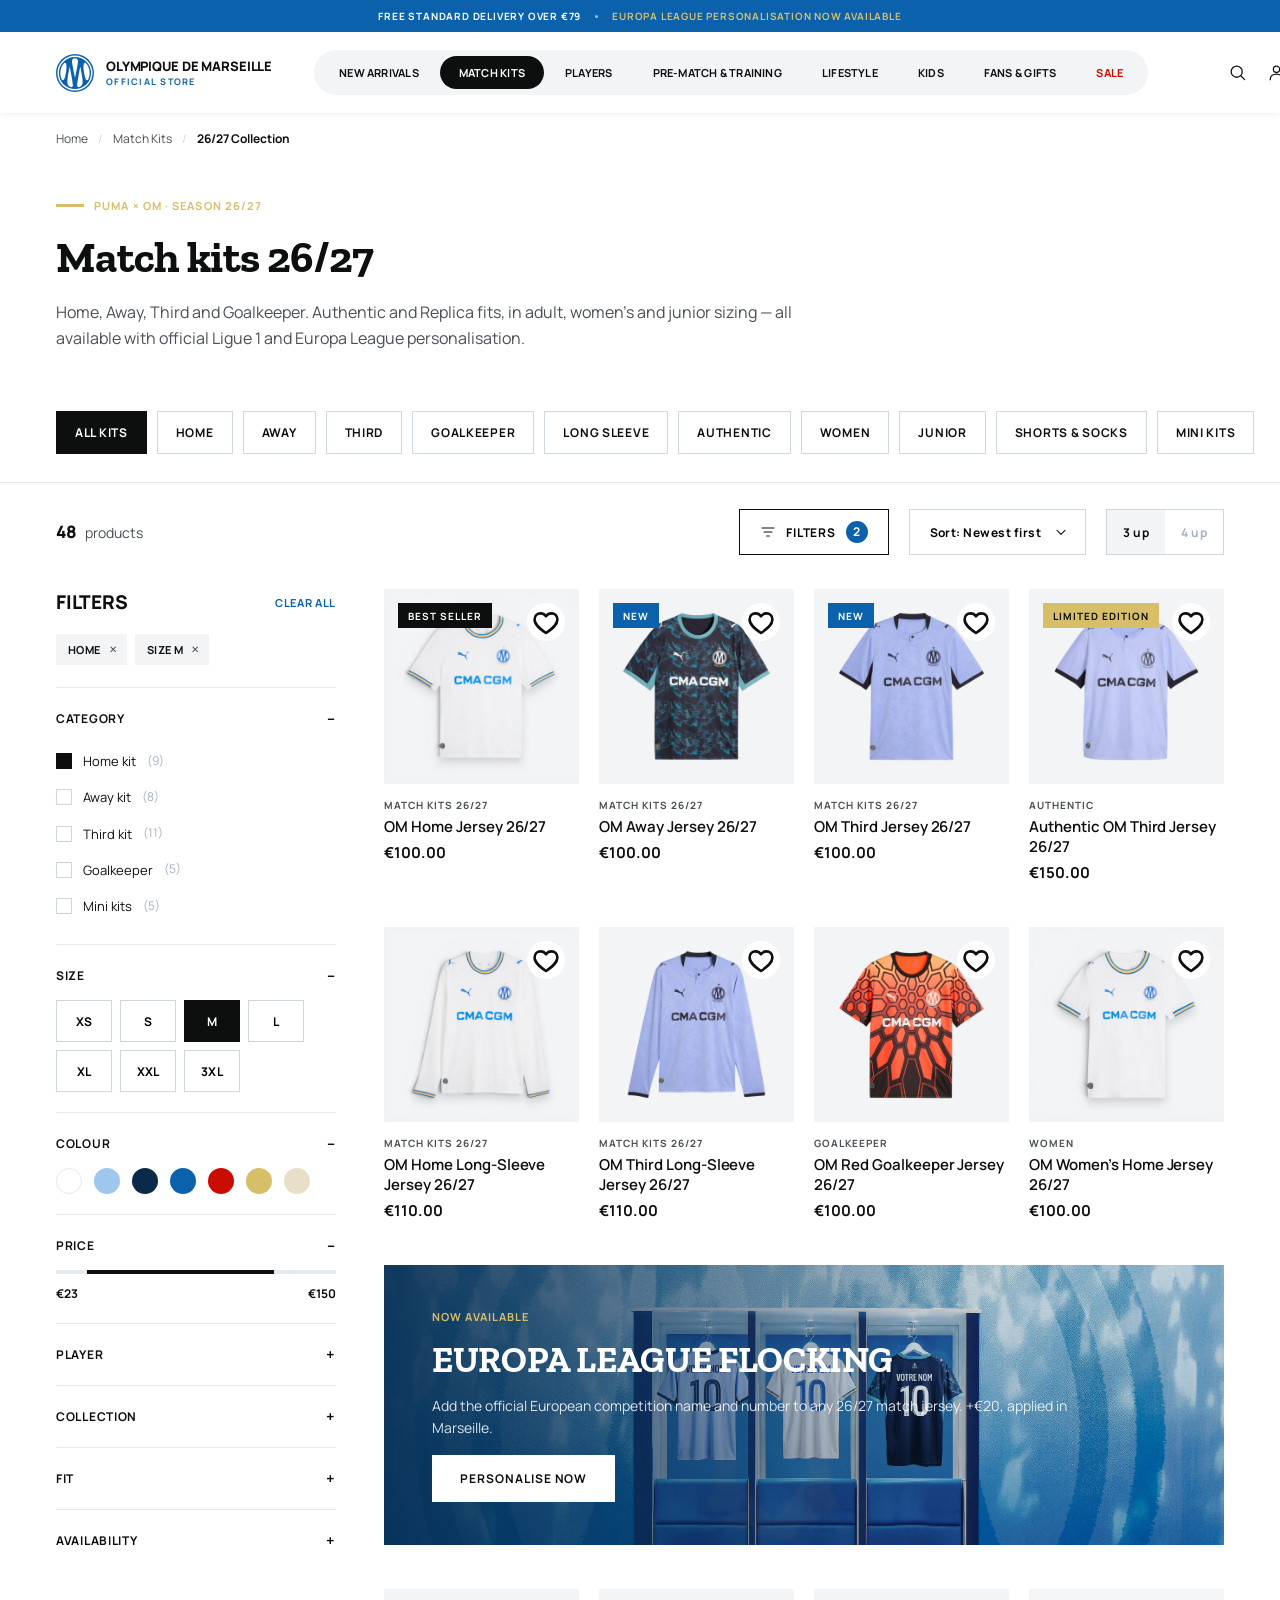
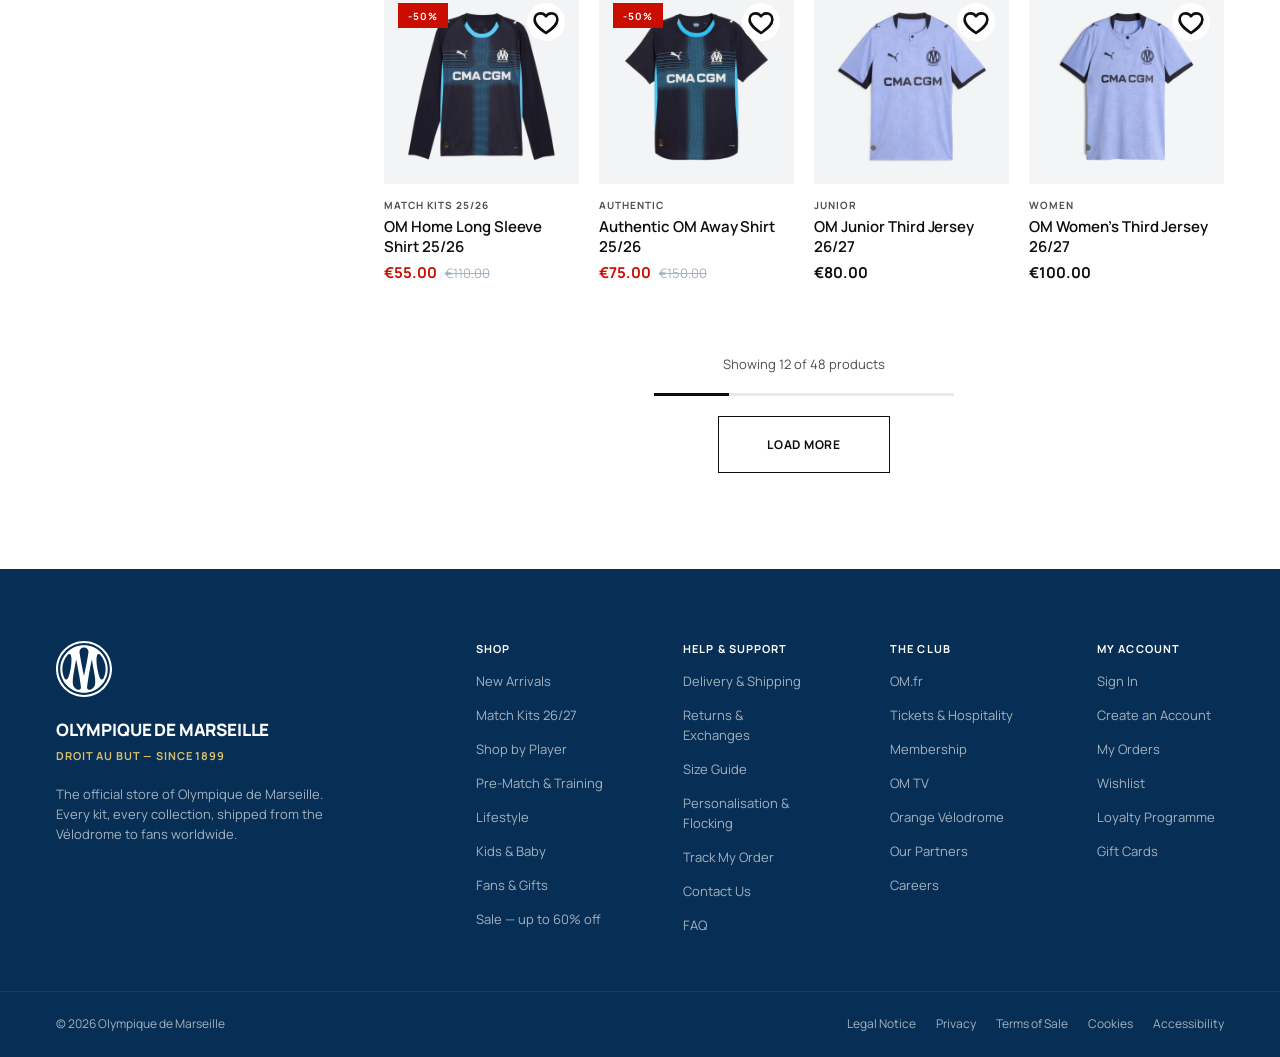
<file: plp.html>
<!doctype html>
<html lang="en">
<head>
  <meta charset="UTF-8" />
  <meta name="viewport" content="width=device-width, initial-scale=1.0" />
  <title>Match Kits 26/27 — Olympique de Marseille Official Store</title>
  <link rel="preconnect" href="https://fonts.googleapis.com" />
  <link rel="preconnect" href="https://fonts.gstatic.com" crossorigin />
  <link href="https://fonts.googleapis.com/css2?family=Zilla+Slab:wght@400;600;700&family=Manrope:wght@400;500;600;700;800&display=swap" rel="stylesheet" />
  <link rel="stylesheet" href="styles.css" />
  <link rel="stylesheet" href="plp.css" />
</head>
<body>

  <!-- ============ HEADER ============ -->
  <header class="site-header desktop-only">
    <div class="announcement-bar">
      <p>Free standard delivery over &euro;79</p>
      <span class="dot"></span>
      <p class="accent">Europa League personalisation now available</p>
    </div>
    <div class="main-bar">
      <a href="index.html" class="logo-lockup">
        <img src="assets/plp-logo-om-crest-blue.svg" alt="" width="38" height="38" />
        <div class="wordmark">
          <span class="club-name">Olympique de Marseille</span>
          <span class="store-name">Official Store</span>
        </div>
      </a>
      <div class="spacer"></div>
      <nav class="nav-pill">
        <a href="index.html">New Arrivals</a>
        <a href="plp.html" class="active">Match Kits</a>
        <a href="#">Players</a>
        <a href="#">Pre-Match &amp; Training</a>
        <a href="#">Lifestyle</a>
        <a href="#">Kids</a>
        <a href="#">Fans &amp; Gifts</a>
        <a href="#" class="sale">Sale</a>
      </nav>
      <div class="spacer"></div>
      <div class="utilities">
        <button aria-label="Search"><img src="assets/plp-icon-search.svg" alt="" width="19" height="19" /></button>
        <button aria-label="Account"><img src="assets/plp-icon-account.svg" alt="" width="19" height="19" /></button>
        <button aria-label="Wishlist"><img src="assets/plp-icon-heart.svg" alt="" width="19" height="19" /></button>
        <a href="#" aria-label="Bag">
          <img src="assets/plp-icon-bag.svg" alt="" width="19" height="19" />
          <span class="bag-count">2</span>
        </a>
      </div>
    </div>
  </header>

  <header class="site-header-mobile mobile-only">
    <div class="announcement-bar-mobile"><p>Free delivery over &euro;79</p></div>
    <div class="main-bar-mobile">
      <button class="menu-btn" data-menu-open aria-label="Menu">
        <img src="assets/plp-m-icon-menu.svg" alt="" width="22" height="22" />
      </button>
      <a href="index.html" class="crest-center"><img src="assets/plp-m-crest.svg" alt="OM" width="30" height="30" /></a>
      <div class="utilities-mobile">
        <button aria-label="Search"><img src="assets/plp-m-icon-search.svg" alt="" width="19" height="19" /></button>
        <a href="#" aria-label="Bag">
          <img src="assets/plp-m-icon-bag.svg" alt="" width="19" height="19" />
          <span class="bag-count-mobile">2</span>
        </a>
      </div>
    </div>
    <div class="back-bar">
      <button class="back-btn" aria-label="Back"><img src="assets/plp-m-icon-chevron-left.svg" alt="" width="18" height="18" /></button>
      <span>Match Kits</span>
    </div>
  </header>

  <div class="mobile-menu-overlay" data-menu-overlay>
    <nav class="mobile-menu-panel">
      <button class="close-btn" data-menu-close aria-label="Close menu">&#10005;</button>
      <a href="index.html">New Arrivals</a>
      <a href="plp.html">Match Kits</a>
      <a href="#">Players</a>
      <a href="#">Pre-Match &amp; Training</a>
      <a href="#">Lifestyle</a>
      <a href="#">Kids</a>
      <a href="#">Fans &amp; Gifts</a>
      <a href="#" class="sale">Sale</a>
    </nav>
  </div>

  <!-- ============ BREADCRUMB (desktop) ============ -->
  <div class="breadcrumb-bar desktop-only">
    <span>Home</span><span class="sep">/</span><span>Match Kits</span><span class="sep">/</span><span class="current">26/27 Collection</span>
  </div>

  <!-- ============ CATEGORY HEADER ============ -->
  <div class="category-header">
    <div class="kicker"><span class="rule gold"></span><span class="gold">Puma &times; OM &middot; Season 26/27</span></div>
    <h1 class="plp-title">Match kits 26/27</h1>
    <p class="plp-desc desktop-only">Home, Away, Third and Goalkeeper. Authentic and Replica fits, in adult, women&rsquo;s and junior sizing &mdash; all available with official Ligue 1 and Europa League personalisation.</p>
    <p class="plp-desc mobile-only">Home, Away, Third and Goalkeeper. Authentic and Replica fits, in adult, women&rsquo;s and junior sizing.</p>
  </div>

  <!-- ============ CATEGORY NAV / SCROLLER ============ -->
  <div class="category-nav">
    <button class="chip active">All kits</button>
    <button class="chip">Home</button>
    <button class="chip">Away</button>
    <button class="chip">Third</button>
    <button class="chip">Goalkeeper</button>
    <button class="chip">Long sleeve</button>
    <button class="chip">Authentic</button>
    <button class="chip desktop-only">Women</button>
    <button class="chip desktop-only">Junior</button>
    <button class="chip desktop-only">Shorts &amp; socks</button>
    <button class="chip desktop-only">Mini kits</button>
    <button class="chip mobile-only">Women</button>
  </div>

  <!-- ============ TOOLBAR (desktop) ============ -->
  <div class="toolbar desktop-only">
    <div class="result-count"><strong>48</strong><span>products</span></div>
    <button class="filter-button" data-filters-open>
      <img src="assets/plp-icon-filter.svg" alt="" width="16" height="16" />
      <span>Filters</span>
      <span class="active-count">2</span>
    </button>
    <div class="dropdown sort-dropdown" data-dropdown>
      <button class="sort-trigger" data-dropdown-trigger>
        <span data-dropdown-value>Sort: Newest first</span>
        <img src="assets/plp-icon-chevron-down.svg" alt="" width="16" height="16" />
      </button>
      <div class="dropdown-panel" data-dropdown-panel>
        <button data-dropdown-option>Sort: Newest first</button>
        <button data-dropdown-option>Sort: Best selling</button>
        <button data-dropdown-option>Sort: Alphabetical</button>
        <button data-dropdown-option>Sort: Price high to low</button>
        <button data-dropdown-option>Sort: Price low to high</button>
      </div>
    </div>
    <div class="view-toggle">
      <button class="view-opt active">3 up</button>
      <button class="view-opt">4 up</button>
    </div>
  </div>

  <!-- ============ FILTER BAR (mobile sticky) ============ -->
  <div class="filter-bar-mobile mobile-only">
    <button class="filters-trigger" data-filters-open>
      <img src="assets/plp-m-icon-filter.svg" alt="" width="16" height="16" />
      <span>Filters</span>
      <span class="active-count">2</span>
    </button>
    <span class="filter-divider"></span>
    <div class="dropdown sort-trigger-mobile" data-dropdown>
      <button data-dropdown-trigger>
        <span data-dropdown-value>Newest</span>
        <img src="assets/plp-m-icon-chevron-down.svg" alt="" width="15" height="15" />
      </button>
      <div class="dropdown-panel" data-dropdown-panel>
        <button data-dropdown-option>Newest</button>
        <button data-dropdown-option>Best selling</button>
        <button data-dropdown-option>Price high to low</button>
        <button data-dropdown-option>Price low to high</button>
      </div>
    </div>
  </div>

  <div class="active-filters-bar mobile-only">
    <span class="active-chip"><span class="label">Home</span><button>&#10005;</button></span>
    <span class="active-chip"><span class="label">Size M</span><button>&#10005;</button></span>
    <button class="clear-all">Clear</button>
  </div>

  <div class="result-count-mobile mobile-only"><strong>48</strong><span>products</span></div>

  <!-- ============ MAIN LAYOUT ============ -->
  <div class="plp-main">

    <!-- Filter sidebar (desktop inline, mobile drawer) -->
    <aside class="filter-sidebar">
      <div class="sidebar-header">
        <h2>Filters</h2>
        <button class="clear-all">Clear all</button>
      </div>

      <div class="active-filters-sidebar">
        <span class="active-chip"><span class="label">Home</span><button>&#10005;</button></span>
        <span class="active-chip"><span class="label">Size M</span><button>&#10005;</button></span>
      </div>

      <div class="filter-group" data-filter-group>
        <button class="filter-group-header" data-filter-group-header><span>Category</span><span class="toggle">&ndash;</span></button>
        <div class="filter-group-body">
          <label class="checkbox-option"><input type="checkbox" checked /><span class="box"></span>Home kit<span class="count">(9)</span></label>
          <label class="checkbox-option"><input type="checkbox" /><span class="box"></span>Away kit<span class="count">(8)</span></label>
          <label class="checkbox-option"><input type="checkbox" /><span class="box"></span>Third kit<span class="count">(11)</span></label>
          <label class="checkbox-option"><input type="checkbox" /><span class="box"></span>Goalkeeper<span class="count">(5)</span></label>
          <label class="checkbox-option"><input type="checkbox" /><span class="box"></span>Mini kits<span class="count">(5)</span></label>
        </div>
      </div>

      <div class="filter-group" data-filter-group>
        <button class="filter-group-header" data-filter-group-header><span>Size</span><span class="toggle">&ndash;</span></button>
        <div class="filter-group-body size-grid">
          <button class="size-chip">XS</button>
          <button class="size-chip">S</button>
          <button class="size-chip active">M</button>
          <button class="size-chip">L</button>
          <button class="size-chip">XL</button>
          <button class="size-chip">XXL</button>
          <button class="size-chip">3XL</button>
        </div>
      </div>

      <div class="filter-group" data-filter-group>
        <button class="filter-group-header" data-filter-group-header><span>Colour</span><span class="toggle">&ndash;</span></button>
        <div class="filter-group-body swatch-grid">
          <button class="swatch" style="background:#fff;border:1px solid var(--border)" aria-label="White"></button>
          <button class="swatch" style="background:#9fc6ec" aria-label="Light blue"></button>
          <button class="swatch" style="background:#0b2a4a" aria-label="Navy"></button>
          <button class="swatch" style="background:#0b61ac" aria-label="Blue"></button>
          <button class="swatch" style="background:#c90d00" aria-label="Red"></button>
          <button class="swatch" style="background:#d7be69" aria-label="Gold"></button>
          <button class="swatch" style="background:#e9dfc9" aria-label="Beige"></button>
        </div>
      </div>

      <div class="filter-group" data-filter-group>
        <button class="filter-group-header" data-filter-group-header><span>Price</span><span class="toggle">&ndash;</span></button>
        <div class="filter-group-body">
          <div class="price-range">
            <div class="price-track"><div class="price-fill" style="left:11%;width:67%"></div></div>
            <div class="price-values"><span>&euro;23</span><span>&euro;150</span></div>
          </div>
        </div>
      </div>

      <div class="filter-group collapsed" data-filter-group>
        <button class="filter-group-header" data-filter-group-header><span>Player</span><span class="toggle">+</span></button>
        <div class="filter-group-body"></div>
      </div>

      <div class="filter-group collapsed" data-filter-group>
        <button class="filter-group-header" data-filter-group-header><span>Collection</span><span class="toggle">+</span></button>
        <div class="filter-group-body"></div>
      </div>

      <div class="filter-group collapsed" data-filter-group>
        <button class="filter-group-header" data-filter-group-header><span>Fit</span><span class="toggle">+</span></button>
        <div class="filter-group-body"></div>
      </div>

      <div class="filter-group collapsed" data-filter-group>
        <button class="filter-group-header" data-filter-group-header><span>Availability</span><span class="toggle">+</span></button>
        <div class="filter-group-body"></div>
      </div>
    </aside>

    <!-- Product grid -->
    <div class="product-grid">
      <div class="grid-row" data-grid-row>
        <a href="pdp.html" class="product-card">
          <div class="image-wrap"><img src="assets/plp-product-image.png" alt="OM Home Jersey 26/27" /><span class="product-badge">Best Seller</span><button class="wishlist-btn"><img src="assets/plp-icon-heart.svg" alt="" width="19" height="19" /></button></div>
          <div class="info"><span class="category">Match Kits 26/27</span><span class="title">OM Home Jersey 26/27</span><span class="price">&euro;100.00</span></div>
        </a>
        <a href="pdp.html" class="product-card">
          <div class="image-wrap"><img src="assets/plp-product-image1.png" alt="OM Away Jersey 26/27" /><span class="product-badge blue">New</span><button class="wishlist-btn"><img src="assets/plp-icon-heart.svg" alt="" width="19" height="19" /></button></div>
          <div class="info"><span class="category">Match Kits 26/27</span><span class="title">OM Away Jersey 26/27</span><span class="price">&euro;100.00</span></div>
        </a>
        <a href="pdp.html" class="product-card">
          <div class="image-wrap"><img src="assets/plp-product-image2.png" alt="OM Third Jersey 26/27" /><span class="product-badge blue">New</span><button class="wishlist-btn"><img src="assets/plp-icon-heart.svg" alt="" width="19" height="19" /></button></div>
          <div class="info"><span class="category">Match Kits 26/27</span><span class="title">OM Third Jersey 26/27</span><span class="price">&euro;100.00</span></div>
        </a>
        <a href="pdp.html" class="product-card desktop-only">
          <div class="image-wrap"><img src="assets/plp-product-image3.png" alt="Authentic OM Third Jersey 26/27" /><span class="product-badge gold">Limited Edition</span><button class="wishlist-btn"><img src="assets/plp-icon-heart.svg" alt="" width="19" height="19" /></button></div>
          <div class="info"><span class="category">Authentic</span><span class="title">Authentic OM Third Jersey 26/27</span><span class="price">&euro;150.00</span></div>
        </a>
      </div>

      <div class="grid-row" data-grid-row>
        <a href="pdp.html" class="product-card">
          <div class="image-wrap"><img src="assets/plp-product-image4.png" alt="OM Home Long-Sleeve Jersey 26/27" /><button class="wishlist-btn"><img src="assets/plp-icon-heart.svg" alt="" width="19" height="19" /></button></div>
          <div class="info"><span class="category">Match Kits 26/27</span><span class="title">OM Home Long-Sleeve Jersey 26/27</span><span class="price">&euro;110.00</span></div>
        </a>
        <a href="pdp.html" class="product-card">
          <div class="image-wrap"><img src="assets/plp-product-image5.png" alt="OM Third Long-Sleeve Jersey 26/27" /><button class="wishlist-btn"><img src="assets/plp-icon-heart.svg" alt="" width="19" height="19" /></button></div>
          <div class="info"><span class="category">Match Kits 26/27</span><span class="title">OM Third Long-Sleeve Jersey 26/27</span><span class="price">&euro;110.00</span></div>
        </a>
        <a href="pdp.html" class="product-card">
          <div class="image-wrap"><img src="assets/plp-product-image6.png" alt="OM Red Goalkeeper Jersey 26/27" /><button class="wishlist-btn"><img src="assets/plp-icon-heart.svg" alt="" width="19" height="19" /></button></div>
          <div class="info"><span class="category">Goalkeeper</span><span class="title">OM Red Goalkeeper Jersey 26/27</span><span class="price">&euro;100.00</span></div>
        </a>
        <a href="pdp.html" class="product-card desktop-only">
          <div class="image-wrap"><img src="assets/plp-product-image7.png" alt="OM Women&rsquo;s Home Jersey 26/27" /><button class="wishlist-btn"><img src="assets/plp-icon-heart.svg" alt="" width="19" height="19" /></button></div>
          <div class="info"><span class="category">Women</span><span class="title">OM Women&rsquo;s Home Jersey 26/27</span><span class="price">&euro;100.00</span></div>
        </a>
      </div>

      <div class="promo-banner">
        <img src="assets/plp-img-ehero-d1.png" alt="" class="promo-img desktop-only" />
        <img src="assets/plp-m-img-ehero-m1.png" alt="" class="promo-img mobile-only" />
        <div class="promo-scrim"></div>
        <div class="promo-copy">
          <p class="eyebrow gold">Now available</p>
          <h3>Europa League flocking</h3>
          <p class="promo-desc desktop-only">Add the official European competition name and number to any 26/27 match jersey. +&euro;20, applied in Marseille.</p>
          <button class="btn btn-white">Personalise now</button>
        </div>
      </div>

      <div class="grid-row" data-grid-row>
        <a href="pdp.html" class="product-card">
          <div class="image-wrap"><img src="assets/plp-product-image8.png" alt="OM Home Long Sleeve Shirt 25/26" /><span class="product-badge red">-50%</span><button class="wishlist-btn"><img src="assets/plp-icon-heart.svg" alt="" width="19" height="19" /></button></div>
          <div class="info"><span class="category">Match Kits 25/26</span><span class="title">OM Home Long Sleeve Shirt 25/26</span><span class="price-row"><span class="price sale">&euro;55.00</span><span class="price-was">&euro;110.00</span></span></div>
        </a>
        <a href="pdp.html" class="product-card">
          <div class="image-wrap"><img src="assets/plp-product-image9.png" alt="Authentic OM Away Shirt 25/26" /><span class="product-badge red">-50%</span><button class="wishlist-btn"><img src="assets/plp-icon-heart.svg" alt="" width="19" height="19" /></button></div>
          <div class="info"><span class="category">Authentic</span><span class="title">Authentic OM Away Shirt 25/26</span><span class="price-row"><span class="price sale">&euro;75.00</span><span class="price-was">&euro;150.00</span></span></div>
        </a>
        <a href="pdp.html" class="product-card desktop-only">
          <div class="image-wrap"><img src="assets/plp-product-image10.png" alt="OM Junior Third Jersey 26/27" /><button class="wishlist-btn"><img src="assets/plp-icon-heart.svg" alt="" width="19" height="19" /></button></div>
          <div class="info"><span class="category">Junior</span><span class="title">OM Junior Third Jersey 26/27</span><span class="price">&euro;80.00</span></div>
        </a>
        <a href="pdp.html" class="product-card desktop-only">
          <div class="image-wrap"><img src="assets/plp-product-image11.png" alt="OM Women&rsquo;s Third Jersey 26/27" /><button class="wishlist-btn"><img src="assets/plp-icon-heart.svg" alt="" width="19" height="19" /></button></div>
          <div class="info"><span class="category">Women</span><span class="title">OM Women&rsquo;s Third Jersey 26/27</span><span class="price">&euro;100.00</span></div>
        </a>
      </div>

      <div class="pagination">
        <p class="showing-text">Showing 12 of 48 products</p>
        <div class="progress-track"><div class="progress-fill"></div></div>
        <button class="btn btn-outline-dark load-more" data-load-more>Load more</button>
      </div>
    </div>
  </div>

  <!-- ============ FOOTER ============ -->
  <footer class="site-footer desktop-only">
    <div class="footer-main">
      <div class="footer-club-block">
        <img src="assets/plp-logo-om-crest-white.svg" alt="" width="56" height="56" />
        <div class="footer-club-name">
          <span class="name">Olympique de Marseille</span>
          <span class="motto">Droit au but &mdash; since 1899</span>
        </div>
        <p class="desc">The official store of Olympique de Marseille. Every kit, every collection, shipped from the V&eacute;lodrome to fans worldwide.</p>
      </div>
      <div class="footer-column">
        <h4>Shop</h4>
        <a href="#">New Arrivals</a><a href="plp.html">Match Kits 26/27</a><a href="#">Shop by Player</a><a href="#">Pre-Match &amp; Training</a><a href="#">Lifestyle</a><a href="#">Kids &amp; Baby</a><a href="#">Fans &amp; Gifts</a><a href="#">Sale &mdash; up to 60% off</a>
      </div>
      <div class="footer-column">
        <h4>Help &amp; Support</h4>
        <a href="#">Delivery &amp; Shipping</a><a href="#">Returns &amp; Exchanges</a><a href="#">Size Guide</a><a href="#">Personalisation &amp; Flocking</a><a href="#">Track My Order</a><a href="#">Contact Us</a><a href="#">FAQ</a>
      </div>
      <div class="footer-column">
        <h4>The Club</h4>
        <a href="#">OM.fr</a><a href="#">Tickets &amp; Hospitality</a><a href="#">Membership</a><a href="#">OM TV</a><a href="#">Orange V&eacute;lodrome</a><a href="#">Our Partners</a><a href="#">Careers</a>
      </div>
      <div class="footer-column">
        <h4>My Account</h4>
        <a href="#">Sign In</a><a href="#">Create an Account</a><a href="#">My Orders</a><a href="#">Wishlist</a><a href="#">Loyalty Programme</a><a href="#">Gift Cards</a>
      </div>
    </div>
    <div class="footer-legal">
      <span>&copy; 2026 Olympique de Marseille</span>
      <div class="legal-links"><a href="#">Legal Notice</a><a href="#">Privacy</a><a href="#">Terms of Sale</a><a href="#">Cookies</a><a href="#">Accessibility</a></div>
    </div>
  </footer>

  <footer class="site-footer mobile-only">
    <div class="footer-club-block-mobile">
      <img src="assets/plp-logo-om-crest-white.svg" alt="" width="44" height="44" />
      <span class="name">Olympique de Marseille</span>
      <span class="motto">Droit au but &mdash; since 1899</span>
    </div>
    <div class="footer-accordion">
      <button data-accordion-trigger><h4>Shop</h4><span class="toggle">+</span></button>
    </div>
    <div class="footer-accordion-content">
      <a href="#">New Arrivals</a><a href="plp.html">Match Kits 26/27</a><a href="#">Shop by Player</a><a href="#">Pre-Match &amp; Training</a><a href="#">Lifestyle</a><a href="#">Kids &amp; Baby</a><a href="#">Fans &amp; Gifts</a><a href="#">Sale</a>
    </div>
    <div class="footer-accordion">
      <button data-accordion-trigger><h4>Help &amp; Support</h4><span class="toggle">+</span></button>
    </div>
    <div class="footer-accordion-content">
      <a href="#">Delivery &amp; Shipping</a><a href="#">Returns &amp; Exchanges</a><a href="#">Size Guide</a><a href="#">Track My Order</a><a href="#">Contact Us</a><a href="#">FAQ</a>
    </div>
    <div class="footer-accordion">
      <button data-accordion-trigger><h4>The Club</h4><span class="toggle">+</span></button>
    </div>
    <div class="footer-accordion-content">
      <a href="#">OM.fr</a><a href="#">Tickets &amp; Hospitality</a><a href="#">Membership</a><a href="#">OM TV</a><a href="#">Our Partners</a><a href="#">Careers</a>
    </div>
    <div class="footer-accordion">
      <button data-accordion-trigger><h4>My Account</h4><span class="toggle">+</span></button>
    </div>
    <div class="footer-accordion-content">
      <a href="#">Sign In</a><a href="#">Create an Account</a><a href="#">My Orders</a><a href="#">Wishlist</a><a href="#">Gift Cards</a>
    </div>
    <div class="footer-legal-mobile">
      <div class="links"><a href="#">Legal Notice</a><a href="#">Privacy</a><a href="#">Terms of Sale</a><a href="#">Cookies</a></div>
      <span>&copy; 2026 Olympique de Marseille</span>
    </div>
  </footer>

  <!-- ============ MOBILE FILTER DRAWER ============ -->
  <div class="filters-overlay" data-filters-overlay>
    <div class="filters-drawer">
      <div class="filters-drawer-header">
        <h2>Filters</h2>
        <button data-filters-close aria-label="Close filters">&#10005;</button>
      </div>
      <div class="filters-drawer-body">
        <div class="filter-group" data-filter-group>
          <button class="filter-group-header" data-filter-group-header><span>Category</span><span class="toggle">&ndash;</span></button>
          <div class="filter-group-body">
            <label class="checkbox-option"><input type="checkbox" checked /><span class="box"></span>Home kit<span class="count">(9)</span></label>
            <label class="checkbox-option"><input type="checkbox" /><span class="box"></span>Away kit<span class="count">(8)</span></label>
            <label class="checkbox-option"><input type="checkbox" /><span class="box"></span>Third kit<span class="count">(11)</span></label>
            <label class="checkbox-option"><input type="checkbox" /><span class="box"></span>Goalkeeper<span class="count">(5)</span></label>
          </div>
        </div>
        <div class="filter-group" data-filter-group>
          <button class="filter-group-header" data-filter-group-header><span>Size</span><span class="toggle">&ndash;</span></button>
          <div class="filter-group-body size-grid">
            <button class="size-chip">XS</button>
            <button class="size-chip">S</button>
            <button class="size-chip active">M</button>
            <button class="size-chip">L</button>
            <button class="size-chip">XL</button>
          </div>
        </div>
        <div class="filter-group" data-filter-group>
          <button class="filter-group-header" data-filter-group-header><span>Colour</span><span class="toggle">&ndash;</span></button>
          <div class="filter-group-body swatch-grid">
            <button class="swatch" style="background:#fff;border:1px solid var(--border)"></button>
            <button class="swatch" style="background:#9fc6ec"></button>
            <button class="swatch" style="background:#0b2a4a"></button>
            <button class="swatch" style="background:#0b61ac"></button>
            <button class="swatch" style="background:#c90d00"></button>
          </div>
        </div>
      </div>
      <div class="filters-drawer-footer">
        <button class="btn btn-outline-dark">Clear all</button>
        <button class="btn btn-dark" data-filters-apply>Show 48 results</button>
      </div>
    </div>
  </div>

  <script src="script.js"></script>
</body>
</html>
</file>
<file: styles.css>
/* =========================================================
   OM Official Store — Design Tokens & Base Styles
   Shared across Homepage, PLP, and PDP.
   ========================================================= */

:root {
  /* Brand colours */
  --ink: #0d0e0e;
  --abyss: #072f55;
  --marseille-blue: #0b61ac;
  --gold: #d7be69;
  --red: #c90d00;
  --white: #ffffff;

  /* Neutrals */
  --slate-700: #494f55;
  --slate-600: #6c727a;
  --slate-400: #a4b2c0;
  --slate-300: #cfd8de;
  --border: #e3e7ea;
  --divider: #e5eaf0;
  --bg-light: #f2f4f6;
  --bg-blue-light: #eef5fb;
  --footer-divider: #143c63;

  /* Typography */
  --font-display: 'Zilla Slab', serif;
  --font-body: 'Manrope', sans-serif;

  /* Layout */
  --container-max: 1920px;
  --gutter-desktop: 56px;
  --gutter-mobile: 20px;

  /* Elevation */
  --shadow-header: 0px 2px 6px rgba(0, 0, 0, 0.06);
  --shadow-header-mobile: 0px 2px 5px rgba(0, 0, 0, 0.06);
  --shadow-sticky-bar: 0px 8px 24px rgba(0, 0, 0, 0.1);
}

/* ---------- Reset ---------- */
* {
  margin: 0;
  padding: 0;
  box-sizing: border-box;
}

html {
  -webkit-text-size-adjust: 100%;
  scroll-behavior: smooth;
}

body {
  font-family: var(--font-body);
  color: var(--ink);
  background: var(--white);
  line-height: 1.4;
  -webkit-font-smoothing: antialiased;
  overflow-x: hidden;
}

img {
  display: block;
  max-width: 100%;
}

/* ---------- Page width cap ----------
   Header and footer stay full-bleed (their background should always
   span the full viewport). Every other top-level block — hero, product
   grids, rails, etc. — is capped at 1920px and centered so cards and
   sections stop stretching into oversized, "too long" proportions on
   very wide monitors. Fixed-position overlays/sticky UI are excluded
   since they intentionally span the full viewport themselves. */
body > *:not(header):not(footer):not(.mobile-menu-overlay):not(.filters-overlay):not(.sticky-purchase-bar) {
  max-width: var(--container-max);
  margin-left: auto;
  margin-right: auto;
}

a {
  color: inherit;
  text-decoration: none;
}

button {
  font-family: inherit;
  cursor: pointer;
  background: none;
  border: none;
}

ul {
  list-style: none;
}

/* ---------- Utility ---------- */
.visually-hidden {
  position: absolute;
  width: 1px;
  height: 1px;
  overflow: hidden;
  clip: rect(0 0 0 0);
}

.uppercase {
  text-transform: uppercase;
}

/* =========================================================
   Header — Desktop
   ========================================================= */
.site-header {
  background: var(--white);
  box-shadow: var(--shadow-header);
  position: relative;
  z-index: 50;
}

.announcement-bar {
  background: var(--marseille-blue);
  display: flex;
  gap: 14px;
  align-items: center;
  justify-content: center;
  padding: 9px 0;
}

.announcement-bar p {
  font-weight: 700;
  font-size: 10px;
  letter-spacing: 0.8px;
  text-transform: uppercase;
  color: var(--white);
  white-space: nowrap;
}

.announcement-bar .accent {
  color: var(--gold);
}

.announcement-bar .dot {
  width: 3px;
  height: 3px;
  border-radius: 50%;
  background: var(--white);
  opacity: 0.6;
}

.main-bar {
  display: flex;
  gap: 40px;
  align-items: center;
  padding: 18px var(--gutter-desktop);
}

.logo-lockup {
  display: flex;
  gap: 12px;
  align-items: center;
  cursor: pointer;
}

.logo-lockup img {
  width: 38px;
  height: 38px;
}

.wordmark {
  display: flex;
  flex-direction: column;
  gap: 1px;
  text-transform: uppercase;
  white-space: nowrap;
}

.wordmark .club-name {
  font-weight: 800;
  font-size: 13px;
  letter-spacing: -0.13px;
  color: var(--ink);
  line-height: 18px;
}

.wordmark .store-name {
  font-weight: 700;
  font-size: 9px;
  letter-spacing: 1.26px;
  color: var(--marseille-blue);
  line-height: 12px;
}

.main-bar .spacer {
  flex: 1 0 0;
}

.nav-pill {
  background: var(--bg-light);
  display: flex;
  gap: 2px;
  align-items: center;
  padding: 6px;
  border-radius: 999px;
  flex-shrink: 0;
}

.nav-pill a {
  display: flex;
  align-items: center;
  padding: 9px 19px;
  border-radius: 999px;
  font-weight: 700;
  font-size: 11px;
  letter-spacing: 0.22px;
  text-transform: uppercase;
  color: var(--ink);
  white-space: nowrap;
  transition: background 0.15s ease;
}

.nav-pill a.active {
  background: var(--ink);
  color: var(--white);
}

.nav-pill a.sale {
  color: var(--red);
}

.nav-pill a:not(.active):hover {
  background: rgba(13, 14, 14, 0.06);
}

.utilities {
  display: flex;
  gap: 20px;
  align-items: center;
  flex-shrink: 0;
}

.utilities button,
.utilities a {
  display: flex;
  align-items: center;
  position: relative;
  color: var(--ink);
}

.utilities svg {
  width: 19px;
  height: 19px;
}

.bag-count {
  position: absolute;
  left: 11px;
  top: -5px;
  width: 18px;
  height: 18px;
  display: flex;
  align-items: center;
  justify-content: center;
  background: var(--marseille-blue);
  color: var(--white);
  font-weight: 700;
  font-size: 10px;
  border-radius: 50%;
  line-height: 1;
}

/* ---------- Header — Mobile ---------- */
.site-header-mobile {
  background: var(--white);
  box-shadow: var(--shadow-header-mobile);
  position: relative;
  z-index: 50;
}

.announcement-bar-mobile {
  background: var(--marseille-blue);
  display: flex;
  align-items: center;
  justify-content: center;
  padding: 8px 0;
}

.announcement-bar-mobile p {
  font-weight: 700;
  font-size: 12px;
  letter-spacing: 0.72px;
  text-transform: uppercase;
  color: var(--white);
}

.main-bar-mobile {
  display: flex;
  align-items: center;
  padding: 12px 14px;
  position: relative;
}

.menu-btn {
  width: 44px;
  height: 44px;
  display: flex;
  align-items: center;
  justify-content: center;
  color: var(--ink);
}

.menu-btn svg {
  width: 22px;
  height: 22px;
}

.crest-center {
  position: absolute;
  left: 50%;
  top: 50%;
  transform: translate(-50%, -50%);
  width: 30px;
  height: 30px;
}

.utilities-mobile {
  display: flex;
  flex: 1 0 0;
  gap: 2px;
  align-items: center;
  justify-content: flex-end;
}

.utilities-mobile svg {
  width: 19px;
  height: 19px;
}

.utilities-mobile a,
.utilities-mobile button {
  display: flex;
  align-items: center;
  justify-content: center;
  color: var(--ink);
  position: relative;
  width: 44px;
  height: 44px;
}

.bag-count-mobile {
  position: absolute;
  left: 21px;
  top: -6px;
  width: 20px;
  height: 20px;
  display: flex;
  align-items: center;
  justify-content: center;
  background: var(--marseille-blue);
  color: var(--white);
  font-weight: 700;
  font-size: 12px;
  border-radius: 50%;
  line-height: 1;
}

/* Mobile slide-out menu */
.mobile-menu-overlay {
  position: fixed;
  inset: 0;
  background: rgba(5, 13, 23, 0.5);
  z-index: 100;
  opacity: 0;
  pointer-events: none;
  transition: opacity 0.25s ease;
}

.mobile-menu-overlay.open {
  opacity: 1;
  pointer-events: auto;
}

.mobile-menu-panel {
  position: fixed;
  top: 0;
  left: 0;
  bottom: 0;
  width: 80%;
  max-width: 320px;
  background: var(--white);
  transform: translateX(-100%);
  transition: transform 0.25s ease;
  display: flex;
  flex-direction: column;
  padding: 20px;
  gap: 4px;
  overflow-y: auto;
}

.mobile-menu-overlay.open .mobile-menu-panel {
  transform: translateX(0);
}

.mobile-menu-panel .close-btn {
  align-self: flex-end;
  width: 36px;
  height: 36px;
  display: flex;
  align-items: center;
  justify-content: center;
  margin-bottom: 12px;
}

.mobile-menu-panel a {
  padding: 14px 4px;
  font-weight: 700;
  font-size: 13px;
  letter-spacing: 0.3px;
  text-transform: uppercase;
  color: var(--ink);
  border-bottom: 1px solid var(--divider);
}

.mobile-menu-panel a.sale {
  color: var(--red);
}

/* =========================================================
   Footer
   ========================================================= */
.site-footer {
  background: var(--abyss);
  color: var(--white);
}

.footer-main {
  display: flex;
  gap: 80px;
  padding: 72px var(--gutter-desktop) 56px;
  max-width: var(--container-max);
  margin-left: auto;
  margin-right: auto;
}

.footer-club-block {
  display: flex;
  flex-direction: column;
  gap: 20px;
  width: 340px;
  flex-shrink: 0;
}

.footer-club-block img {
  width: 56px;
  height: 56px;
}

.footer-club-name {
  display: flex;
  flex-direction: column;
  gap: 4px;
  text-transform: uppercase;
}

.footer-club-name .name {
  font-weight: 800;
  font-size: 17px;
  letter-spacing: -0.17px;
  line-height: 26px;
}

.footer-club-name .motto {
  font-weight: 700;
  font-size: 11px;
  letter-spacing: 0.88px;
  color: var(--gold);
  line-height: 17px;
}

.footer-club-block p.desc {
  font-size: 13px;
  line-height: 20px;
  color: var(--slate-400);
  max-width: 300px;
}

.footer-column {
  display: flex;
  flex-direction: column;
  gap: 14px;
  flex: 1 0 0;
}

.footer-column h4 {
  font-weight: 700;
  font-size: 11px;
  letter-spacing: 1.1px;
  text-transform: uppercase;
  color: var(--white);
}

.footer-column a {
  font-size: 13px;
  line-height: 20px;
  color: var(--slate-400);
  display: block;
}

.footer-column a:hover {
  color: var(--white);
}

.footer-legal {
  display: flex;
  gap: 24px;
  align-items: center;
  padding: 24px var(--gutter-desktop);
  font-size: 12px;
  color: var(--slate-400);
  border-top: 1px solid var(--footer-divider);
  max-width: var(--container-max);
  margin-left: auto;
  margin-right: auto;
}

.footer-legal .legal-links {
  display: flex;
  flex: 1 0 0;
  gap: 20px;
  justify-content: flex-end;
}

.footer-legal .legal-links a {
  color: var(--slate-400);
}

.footer-legal .legal-links a:hover {
  color: var(--white);
}

/* ---------- Footer — Mobile ---------- */
.footer-club-block-mobile {
  display: flex;
  flex-direction: column;
  gap: 16px;
  padding: 44px var(--gutter-mobile) 28px;
}

.footer-club-block-mobile img {
  width: 44px;
  height: 44px;
}

.footer-club-block-mobile .name {
  font-weight: 800;
  font-size: 15px;
  letter-spacing: -0.15px;
  text-transform: uppercase;
  line-height: 20px;
}

.footer-club-block-mobile .motto {
  font-weight: 700;
  font-size: 12px;
  letter-spacing: 0.8px;
  text-transform: uppercase;
  color: var(--gold);
}

.footer-accordion {
  border-top: 1px solid var(--footer-divider);
  display: flex;
  gap: 12px;
  align-items: center;
  padding: 20px var(--gutter-mobile);
  width: 100%;
}

.footer-accordion button {
  display: flex;
  gap: 12px;
  align-items: center;
  width: 100%;
  color: var(--white);
}

.footer-accordion h4 {
  flex: 1 0 0;
  text-align: left;
  font-weight: 700;
  font-size: 12px;
  letter-spacing: 0.72px;
  text-transform: uppercase;
}

.footer-accordion .toggle {
  font-size: 17px;
  color: var(--slate-400);
  line-height: 1;
  transition: transform 0.2s ease;
}

.footer-accordion.open .toggle {
  transform: rotate(45deg);
}

.footer-accordion-content {
  display: none;
  flex-direction: column;
  gap: 11px;
  padding: 0 var(--gutter-mobile) 16px;
  font-size: 13px;
  color: var(--slate-400);
}

.footer-accordion-content.open {
  display: flex;
}

.footer-legal-mobile {
  display: flex;
  flex-direction: column;
  gap: 10px;
  padding: 18px var(--gutter-mobile) 34px;
  font-size: 12px;
  color: var(--slate-400);
}

.footer-legal-mobile .links {
  display: flex;
  flex-wrap: wrap;
  gap: 8px 14px;
}

/* =========================================================
   Shared — Section headers, buttons, product cards
   ========================================================= */
.kicker {
  display: flex;
  gap: 10px;
  align-items: center;
}

.kicker .rule {
  height: 3px;
  width: 28px;
  background: var(--marseille-blue);
  flex-shrink: 0;
}

.kicker .rule.gold {
  background: var(--gold);
}

.kicker span {
  font-weight: 700;
  font-size: 11px;
  letter-spacing: 1.1px;
  text-transform: uppercase;
  color: var(--marseille-blue);
  white-space: nowrap;
}

.kicker span.gold {
  color: var(--gold);
}

/* Default: kicker stacked above the title. When a section also needs a
   link on the right (e.g. "Explore all collections"), the page-specific
   CSS switches .section-header to a row and the kicker+title pair must
   be wrapped in a nested <div class="titles"> so they keep stacking as
   a unit instead of becoming flattened, same-row siblings themselves. */
.section-header {
  display: flex;
  flex-direction: column;
  gap: 8px;
}

.section-header .titles {
  display: flex;
  flex-direction: column;
  gap: 10px;
}

.section-title {
  font-family: var(--font-display);
  font-weight: 700;
  font-size: 44px;
  letter-spacing: -0.44px;
  color: var(--ink);
  text-transform: uppercase;
}

/* Shared dropdown panel — used by PDP's colourway/size fields AND
   PLP's sort dropdown (desktop + mobile). The trigger/field styling
   around it differs per page and lives in that page's own CSS, but the
   open/close panel behaviour itself is shared so it must live here,
   not in a single page's stylesheet, or pages that don't load that
   stylesheet get an unstyled, always-visible dropdown panel. */
.dropdown-panel {
  position: absolute;
  top: calc(100% + 6px);
  left: 0;
  right: 0;
  background: var(--white);
  border: 1px solid var(--border);
  border-radius: 12px;
  box-shadow: 0 8px 24px rgba(0, 0, 0, 0.1);
  z-index: 20;
  display: none;
  flex-direction: column;
  overflow: hidden;
}

.dropdown-panel.open {
  display: flex;
}

.dropdown-panel button {
  padding: 12px 18px;
  text-align: left;
  font-size: 13px;
  font-weight: 600;
  color: var(--ink);
}

.dropdown-panel button:hover {
  background: var(--bg-light);
}

.btn {
  display: inline-flex;
  align-items: center;
  justify-content: center;
  font-weight: 700;
  font-size: 12px;
  letter-spacing: 0.96px;
  text-transform: uppercase;
  padding: 15px 28px;
  cursor: pointer;
  border: none;
  transition: opacity 0.15s ease;
}

.btn:hover {
  opacity: 0.85;
}

.btn-gold {
  background: var(--gold);
  color: var(--ink);
}

.btn-dark {
  background: var(--ink);
  color: var(--white);
}

.btn-outline-white {
  background: transparent;
  border: 1px solid var(--white);
  color: var(--white);
}

.btn-outline-dark {
  background: transparent;
  border: 1px solid var(--ink);
  color: var(--ink);
}

.btn-white {
  background: var(--white);
  color: var(--ink);
}

/* ---------- Product card (grid / rail item) ---------- */
.product-card {
  display: flex;
  flex-direction: column;
  gap: 14px;
  flex: 1 0 0;
  min-width: 0;
  cursor: pointer;
}

.product-card .image-wrap {
  position: relative;
  width: 100%;
  aspect-ratio: 1 / 1;
  overflow: hidden;
  background: var(--bg-light);
}

.product-card .image-wrap img {
  width: 100%;
  height: 100%;
  object-fit: cover;
}

.product-badge {
  position: absolute;
  left: 14px;
  top: 14px;
  background: var(--ink);
  color: var(--white);
  font-weight: 700;
  font-size: 10px;
  letter-spacing: 1px;
  text-transform: uppercase;
  padding: 6px 10px 5px;
}

.product-badge.blue {
  background: var(--marseille-blue);
}

.product-badge.gold {
  background: var(--gold);
  color: var(--ink);
}

.product-badge.red {
  background: var(--red);
}

.wishlist-btn {
  position: absolute;
  right: 14px;
  top: 14px;
  width: 38px;
  height: 38px;
  border-radius: 19px;
  background: var(--white);
  display: flex;
  align-items: center;
  justify-content: center;
  color: var(--ink);
}

.wishlist-btn img {
  width: 19px;
  height: 19px;
}

.wishlist-btn.active svg {
  fill: var(--red);
  color: var(--red);
}

.product-card .info {
  display: flex;
  flex-direction: column;
  gap: 5px;
}

.product-card .category {
  font-weight: 700;
  font-size: 10px;
  letter-spacing: 1px;
  text-transform: uppercase;
  color: var(--slate-700);
}

.product-card .title {
  font-weight: 600;
  font-size: 15px;
  letter-spacing: -0.03px;
  color: var(--ink);
  line-height: 20px;
}

.product-card .price-row {
  display: flex;
  gap: 8px;
  align-items: center;
}

.product-card .price {
  font-weight: 700;
  font-size: 15px;
  letter-spacing: -0.045px;
  color: var(--ink);
}

.product-card .price.sale {
  color: var(--red);
}

.product-card .price-was {
  font-size: 13px;
  color: var(--slate-400);
  text-decoration: line-through;
}

/* =========================================================
   Responsive helpers
   ========================================================= */
/* These only ever HIDE — they never assert a "visible" display value.
   Asserting display:block/flex to show an element is what caused the
   bug where a component's own "display: flex" (same specificity, same
   importance) could win the cascade tie and show on the wrong
   breakpoint, or silently fall back to block and lose its flex gap.
   Letting each component's own CSS define its natural display when
   not hidden avoids that whole class of bug. */
@media (max-width: 1023px) {
  .desktop-only {
    display: none !important;
  }

  /* Figma shrinks the wishlist button on mobile (38px → 32px, inset
     14px → 8px) while keeping the heart glyph itself at 19px — it was
     reading oversized on the smaller mobile thumbnails since only the
     one (desktop) size had been implemented. */
  .wishlist-btn {
    right: 8px;
    top: 8px;
    width: 32px;
    height: 32px;
    border-radius: 16px;
  }

  /* Shared components whose base size (set for desktop) dips below the
     12px mobile-legibility floor; overridden here rather than in the
     base rule so desktop is unaffected. */
  .kicker span {
    font-size: 12px;
  }

  .product-badge {
    font-size: 12px;
  }

  .product-card .category {
    font-size: 12px;
  }
}

@media (min-width: 1024px) {
  .mobile-only {
    display: none !important;
  }
}
</file>
<file: home.css>
/* =========================================================
   Homepage
   ========================================================= */

/* ---------- Hero ---------- */
.hero {
  position: relative;
  height: 860px;
  overflow: hidden;
  background: var(--abyss);
}

.hero-img {
  position: absolute;
  inset: 0;
  width: 100%;
  height: 100%;
  object-fit: cover;
}

/* This photo is an ultra-wide training-ground shot; on a narrow mobile
   viewport the default center crop lands on the coach in the middle
   and only half-shows the players either side of him. The main player
   (the one in motion) sits at roughly 1/3 across the source image —
   anchor there so he's the one in frame, not cut in half. */
.hero-img.mobile-only {
  object-position: 35% center;
}

.hero-scrim {
  position: absolute;
  inset: 0;
  background: linear-gradient(to bottom, rgba(5, 13, 23, 0.15) 0%, rgba(5, 13, 23, 0.5) 50%, rgba(5, 13, 23, 0.9) 100%);
}

.hero-copy {
  position: absolute;
  left: var(--gutter-desktop);
  top: 346px;
  width: 900px;
  display: flex;
  flex-direction: column;
  gap: 18px;
  z-index: 2;
}

.stripe-accent {
  display: flex;
  gap: 4px;
  height: 24px;
  overflow: hidden;
}

.stripe-accent span {
  display: inline-block;
  width: 10px;
  height: 48px;
  background: var(--gold);
  transform: rotate(30deg) translateY(-12px);
}

.match-kicker {
  display: inline-flex;
  gap: 8px;
  align-items: center;
  border: 1px solid var(--gold);
  padding: 8px 14px;
  width: fit-content;
}

.match-kicker .dot {
  width: 6px;
  height: 6px;
  border-radius: 50%;
  background: var(--gold);
}

.match-kicker span:last-child {
  font-weight: 700;
  font-size: 11px;
  letter-spacing: 0.88px;
  color: var(--gold);
  text-transform: uppercase;
  white-space: nowrap;
}

.hero-title {
  font-family: var(--font-display);
  font-weight: 700;
  font-size: 72px;
  letter-spacing: -1.44px;
  color: var(--white);
  display: flex;
  flex-direction: column;
  line-height: 70px;
  text-transform: uppercase;
}

.hero-desc {
  font-size: 14px;
  color: rgba(255, 255, 255, 0.8);
  max-width: 760px;
}

.match-stats {
  display: flex;
  gap: 20px;
  align-items: center;
}

.match-stats .stat {
  display: flex;
  flex-direction: column;
  gap: 2px;
}

.match-stats .value {
  font-family: var(--font-display);
  font-weight: 700;
  font-size: 20px;
  color: var(--white);
}

.match-stats .label {
  font-weight: 700;
  font-size: 9px;
  letter-spacing: 0.72px;
  color: rgba(255, 255, 255, 0.65);
  text-transform: uppercase;
}

.stat-divider {
  width: 1px;
  height: 34px;
  background: rgba(255, 255, 255, 0.25);
}

.hero-ctas {
  display: flex;
  gap: 16px;
}

.hero-ctas .btn {
  padding: 16px 28px;
  letter-spacing: 1.04px;
}

.trust-strip {
  display: flex;
  gap: 32px;
  align-items: center;
}

.trust-strip span {
  display: flex;
  gap: 8px;
  align-items: center;
  font-size: 12px;
  color: rgba(255, 255, 255, 0.8);
}

.trust-strip .dot {
  width: 4px;
  height: 4px;
  border-radius: 50%;
  background: rgba(255, 255, 255, 0.5);
}

/* ---------- Shop by category (mobile) ---------- */
.shop-by-category {
  display: flex;
  flex-direction: column;
  gap: 16px;
  padding: 32px 0;
}

.shop-by-category h2 {
  font-weight: 800;
  font-size: 19px;
  letter-spacing: -0.19px;
  text-transform: uppercase;
  padding: 0 var(--gutter-mobile);
}

.category-scroller {
  display: flex;
  gap: 12px;
  overflow-x: auto;
  padding: 0 var(--gutter-mobile);
  scrollbar-width: none;
}

.category-scroller::-webkit-scrollbar {
  display: none;
}

.category-item {
  display: flex;
  flex-direction: column;
  gap: 9px;
  align-items: center;
  flex-shrink: 0;
}

.category-item .thumb {
  width: 74px;
  height: 74px;
  border-radius: 37px;
  overflow: hidden;
  background: var(--bg-light);
  display: block;
}

.category-item .thumb img {
  width: 100%;
  height: 100%;
  object-fit: cover;
}

.category-item .label {
  font-weight: 700;
  font-size: 12px;
  letter-spacing: 0.4px;
  text-transform: uppercase;
}

/* ---------- Home & Away Kits ---------- */
.kits-section {
  padding: 104px var(--gutter-desktop);
  display: flex;
  flex-direction: column;
  gap: 44px;
}

.kit-cards {
  display: flex;
  gap: 24px;
}

.kit-card {
  flex: 1;
  display: flex;
  flex-direction: column;
}

.kit-img {
  aspect-ratio: 1 / 1;
  overflow: hidden;
}

.kit-img img {
  width: 100%;
  height: 100%;
  object-fit: cover;
}

.kit-copy {
  padding: 40px;
  display: flex;
  flex-direction: column;
  gap: 20px;
}

.kit-copy h3 {
  font-family: var(--font-display);
  font-weight: 700;
  font-size: 28px;
  letter-spacing: -0.28px;
}

.kit-copy p {
  font-size: 15px;
  line-height: 23px;
}

.kit-copy .btn {
  align-self: flex-start;
}

.kit-copy--light {
  background: var(--bg-light);
  color: var(--ink);
}

.kit-copy--blue {
  background: var(--marseille-blue);
  color: var(--white);
}

.kit-copy--blue p {
  color: rgba(255, 255, 255, 0.85);
}

/* ---------- Shop by Player ---------- */
.player-section {
  padding: 44px var(--gutter-desktop);
  display: flex;
  flex-direction: column;
  gap: 44px;
}

.player-header {
  display: flex;
  flex-direction: column;
  gap: 18px;
}

.player-sub {
  font-size: 16px;
  line-height: 26px;
  color: var(--slate-700);
}

.player-rail {
  display: flex;
  gap: 16px;
  overflow-x: auto;
  scrollbar-width: none;
}

.player-rail::-webkit-scrollbar {
  display: none;
}

.player-card {
  width: 212px;
  flex-shrink: 0;
  display: block;
}

.nameplate {
  position: relative;
  height: 300px;
  overflow: hidden;
  background: var(--bg-light);
}

.nameplate img {
  width: 100%;
  height: 100%;
  object-fit: cover;
}

.nameplate .scrim {
  position: absolute;
  left: 0;
  top: 135px;
  width: 100%;
  height: 165px;
  background: linear-gradient(to bottom, rgba(0, 0, 0, 0), rgba(5, 5, 5, 0.85));
}

.jersey-number {
  position: absolute;
  left: 16px;
  bottom: 28px;
  font-weight: 800;
  font-size: 72px;
  letter-spacing: -1.44px;
  color: var(--white);
}

.award-tag {
  position: absolute;
  left: 16px;
  top: 16px;
  background: var(--gold);
  color: var(--ink);
  font-weight: 700;
  font-size: 9px;
  padding: 5px 8px;
  border-radius: 3px;
  display: flex;
  gap: 4px;
  white-space: nowrap;
}

.player-info {
  padding-top: 12px;
  display: flex;
  flex-direction: column;
  gap: 2px;
}

.first-name {
  font-weight: 700;
  font-size: 10px;
  letter-spacing: 0.6px;
  text-transform: uppercase;
  color: var(--marseille-blue);
}

.surname {
  font-weight: 700;
  font-size: 19px;
  letter-spacing: -0.095px;
  color: var(--ink);
}

.player-info .stats {
  display: flex;
  gap: 10px;
  align-items: center;
  padding-top: 4px;
}

.player-info .stat {
  display: flex;
  flex-direction: column;
  gap: 1px;
}

.player-info .stat strong {
  font-family: var(--font-display);
  font-weight: 700;
  font-size: 19px;
  color: var(--ink);
}

.player-info .stat span {
  font-weight: 700;
  font-size: 11px;
  letter-spacing: 0.32px;
  color: var(--slate-400);
  text-transform: uppercase;
}

.stat-div {
  width: 1px;
  height: 22px;
  background: rgba(164, 178, 192, 0.3);
}

/* ---------- Featured Collections ---------- */
.collections-section {
  padding: 104px var(--gutter-desktop);
  display: flex;
  flex-direction: column;
  gap: 44px;
}

.collections-section .section-header,
.new-arrivals-section .section-header,
.best-sellers-section .section-header {
  flex-direction: row;
  align-items: flex-end;
  gap: 24px;
}

.collections-section .section-header .titles,
.new-arrivals-section .section-header .titles,
.best-sellers-section .section-header .titles {
  flex: 1;
}

/* Mobile-only header for Collections: the Figma mobile layout puts the
   kicker on its own line, then title + "All →" link side by side on
   the next line — a different arrangement from desktop's "titles
   block + link" row, not just a column-stacked version of it. */
.title-row-mobile {
  display: flex;
  align-items: center;
  justify-content: space-between;
  gap: 12px;
  width: 100%;
}

.all-link-mobile {
  font-weight: 700;
  font-size: 12px;
  letter-spacing: 0.6px;
  text-transform: uppercase;
  color: var(--ink);
  white-space: nowrap;
}

.link-underline {
  display: flex;
  gap: 8px;
  align-items: center;
  padding-bottom: 8px;
  font-weight: 700;
  font-size: 12px;
  letter-spacing: 0.72px;
  text-transform: uppercase;
  white-space: nowrap;
}

.link-underline::after {
  content: '';
  width: 18px;
  height: 1.5px;
  background: var(--ink);
}

.collection-grid {
  display: flex;
  gap: 16px;
}

.collection-card {
  flex: 1;
  position: relative;
  height: 640px;
  overflow: hidden;
  background: var(--bg-light);
  display: block;
}

.collection-card img {
  position: absolute;
  inset: 0;
  width: 100%;
  height: 100%;
  object-fit: cover;
}

.collection-scrim {
  position: absolute;
  inset: 0;
  background: linear-gradient(to bottom, rgba(5, 13, 23, 0) 30%, rgba(5, 13, 23, 0.86) 100%);
}

.collection-copy {
  position: absolute;
  left: 32px;
  bottom: 32px;
  width: calc(100% - 64px);
  display: flex;
  flex-direction: column;
  gap: 12px;
  z-index: 2;
}

.collection-copy .eyebrow {
  font-weight: 700;
  font-size: 11px;
  letter-spacing: 1.1px;
  text-transform: uppercase;
}

.collection-copy .eyebrow.gold {
  color: var(--gold);
}

.collection-copy h3 {
  font-family: var(--font-display);
  font-weight: 700;
  font-size: 34px;
  letter-spacing: -0.425px;
  text-transform: uppercase;
  color: var(--white);
  line-height: 34px;
}

.collection-copy .sub {
  font-size: 14px;
  color: var(--white);
  opacity: 0.82;
}

.shop-link {
  display: inline-flex;
  gap: 8px;
  align-items: center;
  font-weight: 700;
  font-size: 12px;
  letter-spacing: 0.72px;
  text-transform: uppercase;
  color: var(--white);
}

.shop-link::after {
  content: '';
  width: 18px;
  height: 1.5px;
  background: var(--white);
}

/* ---------- New Arrivals / Best Sellers (shared rail) ---------- */
.new-arrivals-section {
  padding: 24px var(--gutter-desktop) 104px;
  display: flex;
  flex-direction: column;
  gap: 44px;
}

.best-sellers-section {
  padding: 104px var(--gutter-desktop);
  display: flex;
  flex-direction: column;
  gap: 44px;
}

.product-rail {
  display: flex;
  gap: 20px;
}

.best-seller-grid {
  display: flex;
  gap: 20px;
}

/* ---------- Jersey Personalisation ---------- */
.personalisation-section {
  display: flex;
  background: var(--marseille-blue);
}

/* Matches the design's image:panel split (~53.5% : 46.5% of the
   content width, i.e. viewport minus the two 56px side gutters).
   Recalculates live with viewport width. */
.personalisation-image {
  width: calc((min(100vw, 1920px) - 112px) * 0.535);
  aspect-ratio: 1 / 1;
  flex-shrink: 0;
  overflow: hidden;
  background: var(--bg-light);
}

.personalisation-image img {
  width: 100%;
  height: 100%;
  object-fit: cover;
}

.personalisation-panel {
  flex: 1;
  display: flex;
  flex-direction: column;
  gap: 26px;
  justify-content: center;
  padding: 72px;
}

.personalisation-title {
  font-family: var(--font-display);
  font-weight: 700;
  font-size: 56px;
  letter-spacing: -0.7px;
  color: var(--white);
  text-transform: uppercase;
  display: flex;
  flex-direction: column;
  line-height: 56px;
}

.personalisation-desc {
  font-size: 16px;
  line-height: 26px;
  color: var(--white);
  opacity: 0.9;
  max-width: 540px;
}

.benefits {
  display: flex;
  flex-direction: column;
  gap: 12px;
}

.benefits li {
  display: flex;
  gap: 12px;
  align-items: center;
  font-size: 14px;
  color: var(--white);
}

.bdot {
  width: 5px;
  height: 5px;
  border-radius: 50%;
  background: var(--white);
  flex-shrink: 0;
}

.personalisation-panel .btn {
  align-self: flex-start;
  padding: 19px 34px;
}

/* ---------- Editorial Story ---------- */
.editorial-section {
  display: flex;
  background: var(--bg-light);
}

/* Even left/right split with the Editorial Copy side, matching the
   design (~50/50 of the section width, 1920px-capped). */
.editorial-image {
  width: calc(min(100vw, 1920px) / 2);
  aspect-ratio: 1 / 1;
  flex-shrink: 0;
  overflow: hidden;
}

.editorial-image img {
  width: 100%;
  height: 100%;
  object-fit: cover;
  /* The models' faces sit in the top ~20% of this photo — a center
     crop (the object-fit:cover default) cuts them off once the image
     is forced into a square/short box. Anchoring to the top keeps
     faces visible at any crop ratio. */
  object-position: top;
}

.editorial-copy {
  flex: 1;
  display: flex;
  flex-direction: column;
  gap: 30px;
  justify-content: center;
  padding: 96px;
}

.journal-tag {
  background: var(--ink);
  color: var(--white);
  font-weight: 700;
  font-size: 10px;
  letter-spacing: 1px;
  text-transform: uppercase;
  padding: 7px 14px 6px;
  width: fit-content;
}

.editorial-title {
  font-family: var(--font-display);
  font-weight: 700;
  font-size: 60px;
  letter-spacing: -0.9px;
  text-transform: uppercase;
  color: var(--ink);
  display: flex;
  flex-direction: column;
  line-height: 60px;
}

.editorial-copy p {
  font-size: 17px;
  line-height: 29px;
  color: var(--slate-700);
  max-width: 560px;
}

.editorial-meta {
  display: flex;
  gap: 16px;
  align-items: center;
  font-weight: 700;
  font-size: 11px;
  letter-spacing: 0.66px;
  text-transform: uppercase;
  color: var(--slate-700);
}

.editorial-meta .dot {
  width: 3px;
  height: 3px;
  border-radius: 50%;
  background: var(--slate-700);
}

.editorial-copy .btn {
  align-self: flex-start;
  padding: 19px 34px;
}

/* =========================================================
   Mobile overrides
   ========================================================= */
@media (max-width: 1023px) {
  .hero {
    /* Figma's own mobile spec is 620px, but the hero-copy content
       (kicker, title, stats, CTAs, trust strip) runs right up against
       — and with overflow:hidden, sometimes past — that bottom edge.
       Extra height here reads as bottom padding under the content. */
    height: 680px;
  }

  .hero-copy {
    left: 24px;
    top: 240px;
    width: 342px;
    gap: 12px;
  }

  .stripe-accent {
    height: 16px;
  }

  .stripe-accent span {
    width: 7px;
    height: 30px;
  }

  .hero-title {
    font-size: 38px;
    letter-spacing: -0.57px;
    line-height: 38px;
  }

  .hero-desc {
    font-size: 14px;
  }

  .match-stats .value {
    font-size: 14px;
  }

  .match-stats .label {
    font-size: 12px;
  }

  .stat-divider {
    height: 24px;
  }

  .hero-ctas {
    flex-direction: column;
    width: 100%;
  }

  .hero-ctas .btn {
    width: 100%;
    text-align: center;
    padding: 15px 0;
  }

  .trust-strip {
    flex-wrap: wrap;
    gap: 12px 16px;
  }

  .kits-section {
    padding: 44px var(--gutter-mobile);
    gap: 20px;
  }

  .section-title {
    font-size: 26px;
  }

  .kit-cards {
    flex-direction: column;
    gap: 24px;
  }

  .kit-img {
    aspect-ratio: 1 / 1;
  }

  .kit-copy {
    padding: 28px 24px;
    gap: 14px;
  }

  .kit-copy h3 {
    font-size: 22px;
  }

  .kit-copy p {
    font-size: 14px;
    line-height: 21px;
  }

  .player-section {
    padding: 44px 0;
    gap: 20px;
  }

  .player-header {
    padding: 0 var(--gutter-mobile);
    gap: 10px;
  }

  .player-rail {
    padding: 0 var(--gutter-mobile);
  }

  .player-card {
    width: 158px;
  }

  .nameplate {
    height: 198px;
  }

  .nameplate .scrim {
    top: 89px;
    height: 109px;
  }

  .jersey-number {
    font-size: 48px;
    bottom: 14px;
  }

  .award-tag {
    font-size: 12px;
    padding: 4px 6px;
  }

  .surname {
    font-size: 15px;
  }

  /* Shared components whose base size (set for desktop) dips below the
     12px mobile-legibility floor; overridden here rather than in the
     base rule so desktop is unaffected. */
  .match-kicker span:last-child {
    font-size: 12px;
  }

  .first-name {
    font-size: 12px;
  }

  .player-info .stat span {
    font-size: 12px;
  }

  .collection-copy .eyebrow {
    font-size: 12px;
  }

  .journal-tag {
    font-size: 12px;
  }

  .editorial-meta {
    font-size: 12px;
  }

  .collections-section,
  .new-arrivals-section,
  .best-sellers-section {
    padding: 44px var(--gutter-mobile);
    gap: 20px;
  }

  .collections-section .section-header,
  .new-arrivals-section .section-header,
  .best-sellers-section .section-header {
    flex-direction: column;
    align-items: flex-start;
    gap: 10px;
  }

  .collection-grid {
    flex-direction: column;
    gap: 16px;
  }

  .collection-card {
    /* .collection-card is "flex: 1" on desktop, which sets
       flex-basis: 0%. That's harmless in the desktop row (flex-basis
       governs width there), but .collection-grid switches to a column
       on mobile, so that same 0% basis now governs height — and since
       this card's only content (image, copy) is absolutely positioned
       and contributes no in-flow height, the card collapses to 0px
       tall. "flex: none" restores explicit sizing via the per-card
       heights below instead of flex-basis. */
    flex: none;
  }

  /* Figma's mobile layout uses different heights per card, not one
     uniform height like desktop (640px for all three). */
  .collection-card--1 {
    height: 420px;
  }

  .collection-card--2,
  .collection-card--3 {
    height: 300px;
  }

  .collection-copy h3 {
    font-size: 24px;
    line-height: 26px;
  }

  .product-rail,
  .best-seller-grid {
    overflow-x: auto;
    scrollbar-width: none;
    gap: 12px;
  }

  .product-rail::-webkit-scrollbar,
  .best-seller-grid::-webkit-scrollbar {
    display: none;
  }

  .product-rail .product-card,
  .best-seller-grid .product-card {
    /* Overrides the base .product-card's flex: 1 0 0 (flex-basis: 0,
       flex-grow: 1), which was making cards stretch to fill the row
       instead of staying fixed-width and overflowing into a scroll. */
    flex: 0 0 160px;
    width: 160px;
  }

  .personalisation-section {
    flex-direction: column;
  }

  .personalisation-image {
    width: 100%;
    height: 330px;
  }

  .personalisation-panel {
    padding: 36px 20px 40px;
    gap: 18px;
  }

  .personalisation-title {
    font-size: 32px;
    line-height: 34px;
  }

  .personalisation-desc {
    font-size: 14px;
    line-height: 22px;
  }

  .personalisation-panel .btn {
    width: 100%;
    text-align: center;
    padding: 17px 0;
  }

  .editorial-section {
    flex-direction: column;
  }

  /* Desktop DOM order is copy-then-image (copy sits on the left), but
     the Figma mobile layout stacks image-on-top, copy-below — the
     opposite order — so it's flipped visually here without touching
     the DOM order that desktop relies on. */
  .editorial-image {
    width: 100%;
    height: 420px;
    order: 1;
  }

  .editorial-copy {
    order: 2;
  }

  .editorial-copy {
    padding: 32px 20px 44px;
    gap: 16px;
  }

  .editorial-title {
    font-size: 32px;
    line-height: 34px;
  }

  .editorial-copy p {
    font-size: 14px;
    line-height: 23px;
  }

  .editorial-copy .btn {
    width: 100%;
    text-align: center;
    padding: 17px 0;
  }
}
</file>
<file: pdp.css>
/* =========================================================
   PDP — Product Detail Page
   ========================================================= */

/* Keeps the footer clear of the fixed sticky bar once it appears.
   Applied to the footer itself (not body) so the reserved space is
   filled with the footer's own background instead of showing white. */
body.has-sticky-bar .site-footer {
  padding-bottom: 120px;
}

@media (max-width: 1023px) {
  /* No sticky bar on mobile, so no clearance needed below the footer. */
  body.has-sticky-bar .site-footer {
    padding-bottom: 0;
  }
}

/* ---------- Gallery ---------- */
.pdp-gallery {
  position: relative;
  width: 100%;
}

.gallery-track {
  display: flex;
  width: 100%;
  overflow-x: auto;
  scroll-snap-type: x mandatory;
  -webkit-overflow-scrolling: touch;
  scrollbar-width: none;
}

.gallery-track::-webkit-scrollbar {
  display: none;
}

.gallery-slide {
  scroll-snap-align: start;
  flex-shrink: 0;
}

.gallery-slide img {
  width: 100%;
  height: 100%;
  object-fit: cover;
}

/* Desktop: 720 hero + 360/360 stacked pair, repeating */
.gallery-track.desktop-only {
  height: 720px;
}

.gallery-slide--hero {
  width: 720px;
  height: 720px;
  scroll-snap-align: start;
}

.gallery-slide-pair {
  display: flex;
  flex-direction: column;
  width: 360px;
  height: 720px;
  flex-shrink: 0;
  scroll-snap-align: start;
}

.gallery-slide-pair .gallery-slide {
  width: 360px;
  height: 360px;
}

.gallery-nav {
  position: absolute;
  top: 50%;
  transform: translateY(-50%);
  width: 44px;
  height: 44px;
  border-radius: 50%;
  background: var(--white);
  display: flex;
  align-items: center;
  justify-content: center;
  box-shadow: 0 2px 8px rgba(0, 0, 0, 0.15);
  z-index: 5;
}

.gallery-nav--next {
  right: 24px;
}

.gallery-nav--prev {
  left: 24px;
}

.gallery-nav img.flip {
  transform: scaleX(-1);
}

/* Mobile: single tall slides, swipeable, dot indicator */
.gallery-track.mobile-only {
  height: 480px;
}

.gallery-slide--mobile {
  width: 100%;
  height: 480px;
}

.gallery-dots {
  /* These sit on top of a product photo that can be anywhere from a
     light studio background to a darker lifestyle shot — rather than
     trying to match colour per slide, a dark scrim pill behind the
     dots guarantees contrast against any image. */
  position: absolute;
  left: var(--gutter-mobile);
  bottom: 20px;
  display: flex;
  gap: 6px;
  padding: 6px 8px;
  border-radius: 999px;
  background: rgba(5, 13, 23, 0.35);
}

.gallery-dots .dot {
  width: 8px;
  height: 3px;
  border-radius: 1px;
  background: rgba(255, 255, 255, 0.5);
  transition: width 0.2s ease, background 0.2s ease;
}

.gallery-dots .dot.active {
  width: 22px;
  background: var(--white);
}

/* ---------- Info section ---------- */
.pdp-info-section {
  display: flex;
  justify-content: center;
  background: var(--white);
  padding: 56px var(--gutter-desktop) 72px;
}

.info-column {
  display: flex;
  flex-direction: column;
  gap: 32px;
  width: 100%;
  max-width: 720px;
}

.breadcrumb {
  display: flex;
  gap: 10px;
  align-items: center;
  font-size: 12px;
  justify-content: center;
}

.breadcrumb a,
.breadcrumb span.current {
  color: var(--slate-700);
}

.breadcrumb span.current {
  color: var(--ink);
  font-weight: 700;
}

.breadcrumb span:not(.current):not(a) {
  color: var(--slate-300);
}

.identity-block {
  display: flex;
  flex-direction: column;
  align-items: center;
  gap: 8px;
  text-align: center;
}

.brand-kicker {
  font-weight: 700;
  font-size: 12px;
  letter-spacing: 0.88px;
  color: var(--gold);
  text-transform: uppercase;
}

.product-title {
  font-family: var(--font-display);
  font-weight: 700;
  font-size: 38px;
  color: var(--ink);
}

.rating-row {
  display: flex;
  gap: 8px;
  align-items: center;
  font-size: 14px;
}

.rating-row .stars {
  color: var(--gold);
  font-weight: 700;
  letter-spacing: 2px;
}

.rating-row .rating-text {
  color: var(--slate-700);
}

.price-block {
  display: flex;
  flex-direction: column;
  align-items: center;
  gap: 16px;
}

.price-block .price-row {
  display: flex;
  gap: 12px;
  align-items: center;
}

.price-block .price {
  font-weight: 800;
  font-size: 24px;
  color: var(--ink);
}

.price-block .price-note {
  font-size: 12px;
  color: var(--slate-700);
}

/* Authentic / Replica fit radio — compact inline row */
.fit-radio {
  background: var(--bg-light);
  border-radius: 16px;
  display: flex;
  gap: 24px;
  align-items: center;
  padding: 16px 24px;
}

.fit-option {
  display: flex;
  gap: 8px;
  align-items: center;
}

.fit-option .radio-dot {
  width: 18px;
  height: 18px;
  border-radius: 50%;
  border: 2px solid var(--slate-400);
  display: inline-block;
  position: relative;
}

.fit-option.selected .radio-dot {
  border-color: var(--ink);
  background: var(--ink);
  box-shadow: inset 0 0 0 3px var(--white);
}

.fit-option .fit-name,
.fit-option .fit-price {
  font-weight: 700;
  font-size: 14px;
  color: var(--ink);
}

/* Personalisation button */
.selectors {
  display: flex;
  flex-direction: column;
  gap: 12px;
}

.personalisation-button {
  width: 100%;
  background: var(--bg-light);
  border-radius: 12px;
  display: flex;
  align-items: center;
  justify-content: space-between;
  padding: 16px 24px;
  height: 60px;
  text-align: left;
}

.personalisation-button .left {
  display: flex;
  flex: 1;
  min-width: 0;
  align-items: center;
  gap: 10px;
}

/* Row on desktop (title and price inline, price pushed to the far
   right via space-between) — switches to a stacked column on mobile
   below, with the icon staying centered beside the full text block
   either way since it's .left's only other flex item. */
.personalisation-text {
  display: flex;
  flex: 1;
  min-width: 0;
  flex-direction: row;
  align-items: center;
  justify-content: space-between;
  gap: 16px;
}

.personalisation-title {
  font-weight: 700;
  font-size: 13px;
  color: var(--ink);
  white-space: nowrap;
}

.personalisation-button .from-price {
  font-weight: 700;
  font-size: 13px;
  color: var(--slate-600);
  white-space: nowrap;
}

.personalisation-button .right {
  display: flex;
  align-items: center;
  margin-left: 8px;
}

.selector-row {
  display: flex;
  gap: 12px;
}

.dropdown {
  flex: 1;
  position: relative;
}

.dropdown-field {
  width: 100%;
  border: 1px solid var(--border);
  border-radius: 12px;
  padding: 12px 18px;
  display: flex;
  flex-direction: column;
  gap: 4px;
  text-align: left;
}

.dropdown-field .label {
  font-size: 10px;
  letter-spacing: 0.6px;
  color: var(--slate-700);
  text-transform: uppercase;
}

.dropdown-field .value-row {
  display: flex;
  justify-content: space-between;
  align-items: center;
  font-weight: 700;
  font-size: 14px;
  color: var(--ink);
}

.dropdown-field .chevron {
  color: var(--gold);
}

/* CTAs */
.cta-row {
  display: flex;
  gap: 16px;
  width: 100%;
}

.cta-row .btn {
  flex: 1;
  padding: 18px 0;
  border-radius: 28px;
  font-size: 14px;
  letter-spacing: 0.84px;
}

.cta-row .cta-apple {
  padding: 16px 0;
  font-size: 14px;
  letter-spacing: 0.78px;
}

/* USP row */
.usp-row {
  display: flex;
  justify-content: space-between;
  width: 100%;
}

.usp {
  display: flex;
  flex-direction: column;
  gap: 4px;
  width: 220px;
}

.usp-title {
  display: flex;
  gap: 6px;
  align-items: center;
  font-weight: 700;
  font-size: 12px;
  color: var(--ink);
}

.usp p {
  font-size: 12px;
  line-height: 16px;
  color: var(--slate-700);
}

.divider {
  border: none;
  border-top: 1px solid var(--bg-light);
  width: 100%;
}

/* Product details */
.product-details,
.specs {
  display: flex;
  flex-direction: column;
  gap: 14px;
  width: 100%;
}

.eyebrow {
  font-weight: 700;
  font-size: 12px;
  letter-spacing: 0.88px;
  text-transform: uppercase;
  color: var(--gold);
}

.product-details .description {
  font-size: 14px;
  line-height: 22px;
  color: var(--slate-700);
}

.features-heading {
  font-weight: 700;
  font-size: 14px;
  color: var(--ink);
}

.features-list {
  display: flex;
  flex-direction: column;
  gap: 10px;
}

.features-list li {
  position: relative;
  padding-left: 14px;
  font-size: 14px;
  line-height: 20px;
  color: var(--slate-700);
}

.features-list li::before {
  content: '';
  position: absolute;
  left: 0;
  top: 8px;
  width: 4px;
  height: 4px;
  border-radius: 50%;
  background: var(--slate-400);
}

.spec-row {
  display: flex;
  justify-content: space-between;
  border-top: 1px solid var(--border);
  padding: 10px 0;
  font-size: 14px;
  line-height: 1;
}

.spec-row span {
  color: var(--slate-700);
}

.spec-row strong {
  color: var(--ink);
  font-weight: 700;
  text-align: right;
}

/* ---------- Reviews ---------- */
.pdp-reviews {
  background: var(--bg-light);
  padding: 96px var(--gutter-desktop);
  display: flex;
  flex-direction: column;
  gap: 44px;
}

.pdp-reviews .section-header,
.pdp-rail .section-header {
  flex-direction: row;
  align-items: flex-end;
  gap: 24px;
}

.pdp-reviews .section-header .titles,
.pdp-rail .section-header .titles {
  flex: 1;
}

.section-title.small {
  font-size: 36px;
  letter-spacing: -0.36px;
}

.link-underline {
  display: flex;
  gap: 8px;
  align-items: center;
  padding-bottom: 6px;
  font-weight: 700;
  font-size: 12px;
  letter-spacing: 0.72px;
  text-transform: uppercase;
  white-space: nowrap;
}

.link-underline::after {
  content: '';
  width: 18px;
  height: 1.5px;
  background: var(--ink);
}

/* The mobile "All 214 →" links already end in an arrow — the shared
   underline tick looks like a stray extra line next to it. */
.link-underline.mobile-only::after {
  display: none;
}

.reviews-body {
  display: flex;
  gap: 64px;
}

.rating-summary {
  background: var(--white);
  padding: 36px;
  width: 360px;
  flex-shrink: 0;
  display: flex;
  flex-direction: column;
  gap: 20px;
}

/* Transparent wrapper on desktop (stars-row sits as its own row,
   .verified.mobile-only inside it contributes nothing since it's
   hidden) — becomes a real stacked group on mobile below, pairing
   the stars with the review count beside the score. */
.rating-detail {
  display: contents;
}

.score-row {
  display: flex;
  gap: 12px;
  align-items: baseline;
}

.score-row .score {
  font-weight: 800;
  font-size: 56px;
  letter-spacing: -1.68px;
  color: var(--ink);
}

.score-row .out-of {
  font-weight: 700;
  font-size: 18px;
  color: var(--slate-400);
}

.stars-row {
  color: var(--gold);
  letter-spacing: 4px;
  font-size: 18px;
}

.stars-row.small {
  font-size: 12px;
  letter-spacing: 2px;
}

.verified {
  font-size: 14px;
  color: var(--slate-700);
}

.distribution {
  display: flex;
  flex-direction: column;
  gap: 9px;
}

.dist-row {
  display: flex;
  gap: 12px;
  align-items: center;
  font-size: 12px;
  color: var(--slate-700);
}

.dist-row span:first-child {
  font-weight: 700;
  width: 18px;
}

.dist-row span:last-child {
  width: 28px;
  text-align: right;
}

.dist-row .bar {
  flex: 1;
  height: 6px;
  background: var(--slate-300);
}

.dist-row .fill {
  height: 6px;
  background: var(--ink);
}

.reviews-list {
  display: flex;
  flex-direction: column;
  gap: 20px;
  flex: 1;
}

.review-card {
  background: var(--white);
  padding: 28px;
  display: flex;
  flex-direction: column;
  gap: 10px;
}

.review-card h3 {
  font-weight: 700;
  font-size: 14px;
  letter-spacing: -0.042px;
  color: var(--ink);
}

.review-card p {
  font-size: 14px;
  line-height: 21px;
  color: var(--slate-700);
}

.review-card .meta {
  display: flex;
  gap: 8px;
  align-items: center;
  font-size: 12px;
}

.review-card .meta span:first-child {
  font-weight: 700;
  color: var(--ink);
}

.review-card .meta span:last-child {
  color: var(--slate-400);
}

.review-card .meta .dot {
  width: 3px;
  height: 3px;
  border-radius: 50%;
  background: var(--slate-400);
}

/* ---------- Rails (Complete the Look / Recently Viewed) ---------- */
.pdp-rail {
  padding: 56px var(--gutter-desktop);
  display: flex;
  flex-direction: column;
  gap: 32px;
}

.rail-scroller {
  display: flex;
  gap: 20px;
}

.rail-card {
  width: 240px;
  flex-shrink: 0;
}

/* ---------- Sticky purchase bar ---------- */
.sticky-purchase-bar {
  position: fixed;
  left: 50%;
  bottom: -100px;
  width: calc(100% - 64px);
  max-width: var(--container-max);
  transform: translateX(-50%);
  background: var(--white);
  border: 1px solid var(--border);
  border-radius: 20px;
  box-shadow: var(--shadow-sticky-bar);
  display: flex;
  align-items: center;
  justify-content: space-between;
  padding: 14px 20px 14px 28px;
  z-index: 60;
  transition: bottom 0.3s ease;
  padding-bottom: calc(14px + env(safe-area-inset-bottom));
}

.sticky-purchase-bar.visible {
  bottom: 24px;
}

.spb-left {
  display: flex;
  flex-direction: column;
  gap: 4px;
}

.spb-left .rating-row {
  font-size: 12px;
}

.spb-title {
  font-family: var(--font-display);
  font-weight: 700;
  font-size: 20px;
  color: var(--ink);
}

.spb-right {
  display: flex;
  gap: 32px;
  align-items: center;
}

.spb-field {
  display: flex;
  flex-direction: column;
  gap: 2px;
}

.spb-field .label {
  font-size: 10px;
  letter-spacing: 0.6px;
  color: var(--slate-700);
  text-transform: uppercase;
}

.spb-field .value {
  display: flex;
  align-items: center;
  gap: 4px;
  font-weight: 700;
  font-size: 20px;
  color: var(--ink);
}

.spb-field .chevron {
  color: var(--gold);
  font-size: 16px;
  line-height: 1;
  position: relative;
  top: -3px;
}

.spb-price {
  font-weight: 700;
  font-size: 16px;
  color: var(--ink);
}

.spb-cta {
  padding: 13px 28px;
  border-radius: 24px;
  font-size: 12px;
  letter-spacing: 0.72px;
}

.all-reviews-link {
  align-self: center;
}

/* =========================================================
   Mobile overrides
   ========================================================= */
@media (max-width: 1023px) {
  .pdp-info-section {
    padding: 28px var(--gutter-mobile) 40px;
  }

  .info-column {
    max-width: 350px;
    gap: 32px;
  }

  .product-title {
    font-size: 26px;
  }

  /* Base size (set for desktop) dips below the 12px mobile-legibility
     floor; overridden here rather than in the base rule so desktop is
     unaffected. */
  .dropdown-field .label {
    font-size: 12px;
  }

  /* Price note stacks below "Personalise your jersey" (per Figma
     node 10567:5298) instead of sitting inline on the right — the
     icon stays centered beside the whole 2-line block since .left
     keeps align-items:center and only .personalisation-text switches
     to a column. */
  .personalisation-button {
    padding: 16px;
  }

  .personalisation-text {
    flex-direction: column;
    align-items: flex-start;
    justify-content: center;
    gap: 2px;
  }

  .fit-radio {
    width: 100%;
    flex-direction: column;
    align-items: stretch;
    gap: 24px;
    padding: 20px 16px;
  }

  /* Figma stacks Colourway and Size full-width on mobile, not
     side-by-side as the shared .selector-row layout does by default. */
  .selector-row {
    flex-direction: column;
  }

  /* Figma stacks the VAT/Alma note under the price, centered, on
     mobile — not inline beside it as on desktop. */
  .price-block .price-row {
    flex-direction: column;
    gap: 2px;
  }

  .fit-option {
    width: 100%;
    justify-content: flex-start;
  }

  .fit-option .radio-dot {
    flex-shrink: 0;
  }

  .fit-option .fit-name {
    flex: 1;
    text-align: left;
  }

  .fit-option .fit-price {
    flex-shrink: 0;
  }

  .cta-row {
    flex-direction: column;
  }

  .cta-row .cta-apple {
    border-radius: 26px;
    padding: 15px 0;
  }

  .cta-row .cta-add {
    border-radius: 26px;
    padding: 16px 0;
  }

  .usp-row {
    overflow-x: auto;
    scrollbar-width: none;
    gap: 24px;
    justify-content: flex-start;
    /* .info-column's gap is 32px; this trims the space above just
       this row to the requested 24px (32px - 8px). */
    margin-top: -8px;
  }

  .usp-row::-webkit-scrollbar {
    display: none;
  }

  .usp {
    width: auto;
    flex-shrink: 0;
  }

  .usp-title,
  .usp p {
    white-space: nowrap;
  }

  .pdp-reviews {
    padding: 36px var(--gutter-mobile) 40px;
    gap: 20px;
    background: var(--bg-light);
  }

  .section-title.small {
    font-size: 24px;
  }

  .reviews-body {
    flex-direction: column;
    gap: 10px;
    width: 100%;
  }

  .rating-summary {
    width: 100%;
    flex-direction: row;
    align-items: center;
    gap: 18px;
    padding: 20px;
  }

  .score-row .score {
    font-size: 42px;
  }

  .rating-detail {
    display: flex;
    flex-direction: column;
    gap: 6px;
  }

  .distribution {
    display: none;
  }

  .write-review {
    display: none;
  }

  .reviews-list {
    width: 100%;
    gap: 12px;
  }

  .review-card {
    padding: 20px;
  }

  .all-reviews-link {
    align-self: flex-start;
    margin-top: -8px;
  }

  .pdp-rail {
    padding: 40px 0;
    gap: 18px;
  }

  .pdp-rail .section-header {
    padding: 0 var(--gutter-mobile);
    flex-direction: column;
    align-items: flex-start;
    gap: 10px;
  }

  .rail-scroller {
    display: grid;
    grid-template-columns: repeat(2, 1fr);
    padding: 0 var(--gutter-mobile);
    gap: 20px 12px;
  }

  .rail-card {
    width: auto;
  }

  .sticky-purchase-bar {
    display: none;
  }

  .spb-title {
    display: none;
  }

  .spb-right {
    width: 100%;
    justify-content: space-between;
  }

  .spb-cta {
    padding: 13px 24px;
  }
}
</file>
<file: plp.css>
/* =========================================================
   PLP — Product Listing Page
   ========================================================= */

.breadcrumb-bar {
  display: flex;
  gap: 10px;
  align-items: center;
  padding: 18px var(--gutter-desktop);
  font-size: 12px;
}

.breadcrumb-bar span:not(.sep):not(.current) {
  color: var(--slate-700);
}

.breadcrumb-bar .sep {
  color: var(--slate-300);
}

.breadcrumb-bar .current {
  color: var(--ink);
  font-weight: 700;
}

.back-bar {
  display: flex;
  gap: 10px;
  align-items: center;
  padding: 10px 20px 10px 14px;
}

.back-btn {
  width: 32px;
  height: 32px;
  display: flex;
  align-items: center;
  justify-content: center;
}

.back-bar span {
  font-weight: 700;
  font-size: 12px;
  letter-spacing: 0.48px;
  color: var(--slate-700);
}

.category-header {
  display: flex;
  flex-direction: column;
  gap: 12px;
  padding: 32px var(--gutter-desktop);
}

.plp-title {
  font-family: var(--font-display);
  font-weight: 700;
  font-size: 44px;
  letter-spacing: -0.66px;
  color: var(--ink);
}

.plp-desc {
  font-size: 16px;
  line-height: 26px;
  color: var(--slate-700);
  max-width: 760px;
}

.category-nav {
  display: flex;
  gap: 10px;
  align-items: center;
  overflow-x: auto;
  border-bottom: 1px solid var(--divider);
  padding: 28px var(--gutter-desktop);
  scrollbar-width: none;
}

.category-nav::-webkit-scrollbar {
  display: none;
}

.chip {
  background: var(--white);
  border: 1px solid var(--slate-300);
  padding: 12px 18px;
  font-weight: 700;
  font-size: 12px;
  letter-spacing: 0.72px;
  text-transform: uppercase;
  color: var(--ink);
  white-space: nowrap;
  flex-shrink: 0;
}

.chip.active {
  background: var(--ink);
  border-color: var(--ink);
  color: var(--white);
}

.toolbar {
  display: flex;
  gap: 20px;
  align-items: center;
  padding: 26px var(--gutter-desktop);
}

.result-count {
  display: flex;
  gap: 8px;
  align-items: baseline;
  flex: 1;
}

.result-count strong {
  font-weight: 800;
  font-size: 17px;
  letter-spacing: -0.17px;
}

.result-count span {
  font-size: 14px;
  color: var(--slate-700);
}

.filter-button {
  display: flex;
  gap: 10px;
  align-items: center;
  height: 46px;
  border: 1.5px solid var(--ink);
  padding: 0 20px;
  font-weight: 700;
  font-size: 12px;
  letter-spacing: 0.72px;
  text-transform: uppercase;
}

.active-count {
  width: 22px;
  height: 22px;
  display: flex;
  align-items: center;
  justify-content: center;
  background: var(--marseille-blue);
  color: var(--white);
  font-weight: 700;
  font-size: 12px;
  border-radius: 50%;
  line-height: 1;
}

.sort-dropdown {
  position: relative;
}

.sort-trigger {
  display: flex;
  gap: 12px;
  align-items: center;
  height: 46px;
  border: 1px solid var(--slate-300);
  padding: 0 16px 0 20px;
  font-weight: 700;
  font-size: 12px;
  letter-spacing: 0.48px;
}

.view-toggle {
  display: flex;
  height: 46px;
  border: 1px solid var(--slate-300);
}

.view-opt {
  display: flex;
  align-items: center;
  justify-content: center;
  height: 100%;
  padding: 0 16px;
  font-weight: 700;
  font-size: 12px;
  letter-spacing: 0.48px;
  color: var(--slate-400);
}

.view-opt.active {
  background: var(--bg-light);
  color: var(--ink);
}

.filter-bar-mobile {
  display: flex;
  align-items: center;
  border-top: 1px solid var(--divider);
  border-bottom: 1px solid var(--divider);
  padding: 12px 20px;
  position: sticky;
  top: 0;
  background: var(--white);
  z-index: 30;
}

.filters-trigger {
  display: flex;
  flex: 1;
  gap: 8px;
  align-items: center;
  justify-content: center;
  padding: 10px 0;
  font-weight: 700;
  font-size: 12px;
  letter-spacing: 0.72px;
  text-transform: uppercase;
}

.filter-divider {
  width: 1px;
  height: 24px;
  background: var(--divider);
}

.sort-trigger-mobile {
  flex: 1;
  position: relative;
}

.sort-trigger-mobile button {
  display: flex;
  gap: 8px;
  align-items: center;
  justify-content: center;
  width: 100%;
  padding: 10px 0;
  font-weight: 700;
  font-size: 12px;
  letter-spacing: 0.72px;
  text-transform: uppercase;
}

/* Mobile-only: a full-width bar above the grid (desktop keeps the
   equivalent chips inside the sidebar instead — see
   .active-filters-sidebar below, matching the Figma structure where
   "Active Filters" nests under the sidebar's "Sidebar Header", not as
   its own top-level section). */
.active-filters-bar {
  display: flex;
  gap: 8px;
  align-items: center;
  padding: 16px var(--gutter-mobile) 4px;
}

/* Desktop-only: nested inside .filter-sidebar, right after the
   "Filters / Clear all" header. */
.active-filters-sidebar {
  display: flex;
  flex-wrap: wrap;
  gap: 8px;
  width: 100%;
  padding-bottom: 22px;
}

.active-chip {
  background: var(--bg-light);
  display: flex;
  gap: 8px;
  align-items: center;
  padding: 8px 10px 8px 12px;
  font-weight: 700;
  font-size: 11px;
  letter-spacing: 0.44px;
  text-transform: uppercase;
}

.active-chip button {
  font-size: 10px;
  line-height: 1;
  color: var(--slate-700);
}

.clear-all {
  font-weight: 700;
  font-size: 11px;
  letter-spacing: 0.66px;
  text-transform: uppercase;
  color: var(--marseille-blue);
  margin-left: 4px;
}

.result-count-mobile {
  display: flex;
  gap: 6px;
  align-items: baseline;
  padding: 14px 20px;
}

.result-count-mobile strong {
  font-weight: 800;
  font-size: 14px;
}

.result-count-mobile span {
  font-size: 14px;
  color: var(--slate-700);
}

/* ---------- Main layout ---------- */
.plp-main {
  display: flex;
  gap: 48px;
  padding: 8px var(--gutter-desktop) 96px;
}

.filter-sidebar {
  width: 280px;
  flex-shrink: 0;
}

.sidebar-header {
  display: flex;
  align-items: center;
  gap: 12px;
  padding-bottom: 18px;
  text-transform: uppercase;
}

.sidebar-header h2 {
  flex: 1;
  font-weight: 800;
  font-size: 19px;
  letter-spacing: -0.19px;
}

.sidebar-header .clear-all {
  margin-left: 0;
}

.filter-group {
  border-top: 1px solid var(--divider);
  padding: 20px 0;
}

.filter-group-header {
  display: flex;
  gap: 12px;
  align-items: center;
  width: 100%;
  font-weight: 700;
  font-size: 12px;
  letter-spacing: 0.72px;
  text-transform: uppercase;
  color: var(--ink);
}

.filter-group-header span:first-child {
  flex: 1;
  text-align: left;
}

.filter-group-header .toggle {
  font-size: 15px;
  color: var(--ink);
}

.filter-group-body {
  padding-top: 14px;
}

.filter-group.collapsed .filter-group-body {
  display: none;
}

.checkbox-option {
  display: flex;
  gap: 11px;
  align-items: center;
  padding: 9px 0;
  font-size: 13px;
  cursor: pointer;
}

.checkbox-option input {
  display: none;
}

.checkbox-option .box {
  width: 16px;
  height: 16px;
  border: 1px solid var(--slate-300);
  flex-shrink: 0;
}

.checkbox-option input:checked + .box {
  background: var(--ink);
  border-color: var(--ink);
}

.checkbox-option .count {
  color: var(--slate-400);
  font-size: 12px;
  font-weight: 400;
}

.size-grid {
  display: flex;
  flex-wrap: wrap;
  gap: 8px;
}

.size-chip {
  width: 56px;
  height: 42px;
  border: 1px solid var(--slate-300);
  font-weight: 700;
  font-size: 12px;
  letter-spacing: 0.24px;
  text-transform: uppercase;
}

.size-chip.active {
  background: var(--ink);
  border-color: var(--ink);
  color: var(--white);
}

.swatch-grid {
  display: flex;
  flex-wrap: wrap;
  gap: 12px;
}

.swatch {
  width: 26px;
  height: 26px;
  border-radius: 50%;
}

.price-range {
  display: flex;
  flex-direction: column;
  gap: 12px;
}

.price-track {
  background: var(--divider);
  height: 4px;
  position: relative;
}

.price-fill {
  position: absolute;
  height: 4px;
  background: var(--ink);
}

.price-values {
  display: flex;
  justify-content: space-between;
  font-weight: 700;
  font-size: 12px;
}

/* ---------- Product grid ---------- */
.product-grid {
  flex: 1;
  display: flex;
  flex-direction: column;
  gap: 44px;
  min-width: 0;
}

.grid-row {
  display: flex;
  gap: 20px;
}

.grid-row.hidden-row {
  display: none;
}

.promo-banner {
  position: relative;
  height: 280px;
  overflow: hidden;
  background: var(--abyss);
}

.promo-img {
  position: absolute;
  inset: 0;
  width: 100%;
  height: 100%;
  object-fit: cover;
}

.promo-scrim {
  position: absolute;
  inset: 0;
  background: linear-gradient(to right, rgba(7, 47, 85, 0.94) 0%, rgba(7, 47, 85, 0.1) 72%);
}

.promo-copy {
  position: absolute;
  left: 48px;
  top: 44px;
  width: 640px;
  display: flex;
  flex-direction: column;
  gap: 16px;
}

.promo-copy .eyebrow {
  font-weight: 700;
  font-size: 11px;
  letter-spacing: 1.1px;
  text-transform: uppercase;
}

.promo-copy .eyebrow.gold {
  color: var(--gold);
}

.promo-copy h3 {
  font-family: var(--font-display);
  font-weight: 700;
  font-size: 36px;
  letter-spacing: -0.36px;
  text-transform: uppercase;
  color: var(--white);
  line-height: 38px;
}

.promo-desc {
  font-size: 14px;
  line-height: 22px;
  color: var(--white);
  opacity: 0.85;
}

.promo-copy .btn {
  align-self: flex-start;
  padding: 15px 28px;
}

.pagination {
  display: flex;
  flex-direction: column;
  align-items: center;
  gap: 20px;
  padding-top: 28px;
}

.showing-text {
  font-size: 13px;
  color: var(--slate-700);
}

.progress-track {
  width: 300px;
  height: 3px;
  background: var(--divider);
}

.progress-fill {
  width: 25%;
  height: 3px;
  background: var(--ink);
}

.load-more {
  padding: 19px 48px;
  border: 1.5px solid var(--ink);
  letter-spacing: 0.78px;
}

/* ---------- Mobile filter drawer ---------- */
.filters-overlay {
  position: fixed;
  inset: 0;
  background: rgba(5, 13, 23, 0.5);
  z-index: 100;
  opacity: 0;
  pointer-events: none;
  transition: opacity 0.25s ease;
  display: flex;
  align-items: flex-end;
}

.filters-overlay.open {
  opacity: 1;
  pointer-events: auto;
}

.filters-drawer {
  background: var(--white);
  width: 100%;
  max-height: 85vh;
  border-radius: 20px 20px 0 0;
  display: flex;
  flex-direction: column;
  transform: translateY(100%);
  transition: transform 0.25s ease;
}

.filters-overlay.open .filters-drawer {
  transform: translateY(0);
}

.filters-drawer-header {
  display: flex;
  align-items: center;
  justify-content: space-between;
  padding: 20px;
  border-bottom: 1px solid var(--divider);
}

.filters-drawer-header h2 {
  font-weight: 800;
  font-size: 18px;
}

.filters-drawer-body {
  padding: 0 20px;
  overflow-y: auto;
  flex: 1;
}

.filters-drawer-footer {
  display: flex;
  gap: 12px;
  padding: 16px 20px;
  border-top: 1px solid var(--divider);
}

.filters-drawer-footer .btn {
  flex: 1;
  padding: 16px 0;
}

/* =========================================================
   Mobile overrides
   ========================================================= */
@media (max-width: 1023px) {
  /* The shared mobile header's drop shadow (styles.css) reads fine
     under the plain logo bar on other pages, but here the header also
     contains the "< Match Kits" back-bar directly above the page's own
     title block — the shadow between them looks like a stray divider,
     so PLP's mobile header drops it. */
  .site-header-mobile {
    box-shadow: none;
  }

  .category-header {
    padding: 20px;
    gap: 8px;
  }

  .plp-title {
    font-size: 26px;
    letter-spacing: -0.195px;
  }

  .plp-desc {
    font-size: 14px;
    line-height: 20px;
  }

  /* Shared components whose base size (set for desktop) was 13px;
     overridden here rather than in the base rule so desktop is
     unaffected. */
  .checkbox-option {
    font-size: 14px;
  }

  .showing-text {
    font-size: 14px;
  }

  .category-nav {
    padding: 20px;
    gap: 8px;
  }

  .chip {
    padding: 11px 16px;
    font-size: 12px;
    letter-spacing: 0.66px;
  }

  .active-filters-bar {
    padding: 16px 20px 4px;
  }

  .active-chip {
    font-size: 12px;
  }

  .active-chip button {
    font-size: 12px;
  }

  .clear-all {
    font-size: 12px;
  }

  .plp-main {
    padding: 0 0 32px;
  }

  .filter-sidebar {
    display: none;
  }

  /* Each .grid-row batches 3 mobile-visible cards (the 4th is
     desktop-only) for the Load More pagination logic in script.js,
     which shows/hides whole rows via [data-grid-row].hidden-row. That
     grouping has nothing to do with visual layout on mobile, where the
     design calls for a continuous 2-up grid — 3 cards per row/flex
     container would otherwise force 3 cramped cards onto one line.
     display:contents removes .grid-row's own box so its cards become
     direct grid items of .product-grid, flowing 2-per-row regardless
     of batch boundaries, while [data-grid-row].hidden-row (a more
     specific selector) still overrides this with display:none to hide
     a batch. */
  .product-grid {
    display: grid;
    grid-template-columns: repeat(2, 1fr);
    gap: 24px 12px;
    padding: 0 20px;
  }

  .grid-row {
    display: contents;
  }

  .product-card .title {
    font-size: 14px;
  }

  .promo-banner {
    grid-column: 1 / -1;
    height: 260px;
  }

  .promo-scrim {
    background: linear-gradient(to bottom, rgba(7, 47, 85, 0.15), rgba(7, 47, 85, 0.95));
  }

  .promo-copy {
    left: 24px;
    top: auto;
    bottom: 24px;
    width: 302px;
    gap: 10px;
  }

  .promo-copy h3 {
    font-size: 24px;
    line-height: 26px;
  }

  .promo-copy .eyebrow {
    font-size: 12px;
  }

  .promo-copy .btn {
    padding: 13px 22px;
    font-size: 12px;
    letter-spacing: 0.66px;
  }

  .pagination {
    grid-column: 1 / -1;
    padding-top: 18px;
  }

  .progress-track {
    display: none;
  }

  .load-more {
    width: 100%;
    padding: 17px 0;
  }

  .filters-drawer-body .filter-group {
    border-top: 1px solid var(--divider);
  }

  .filters-drawer-body .filter-group:first-child {
    border-top: none;
  }
}
</file>
